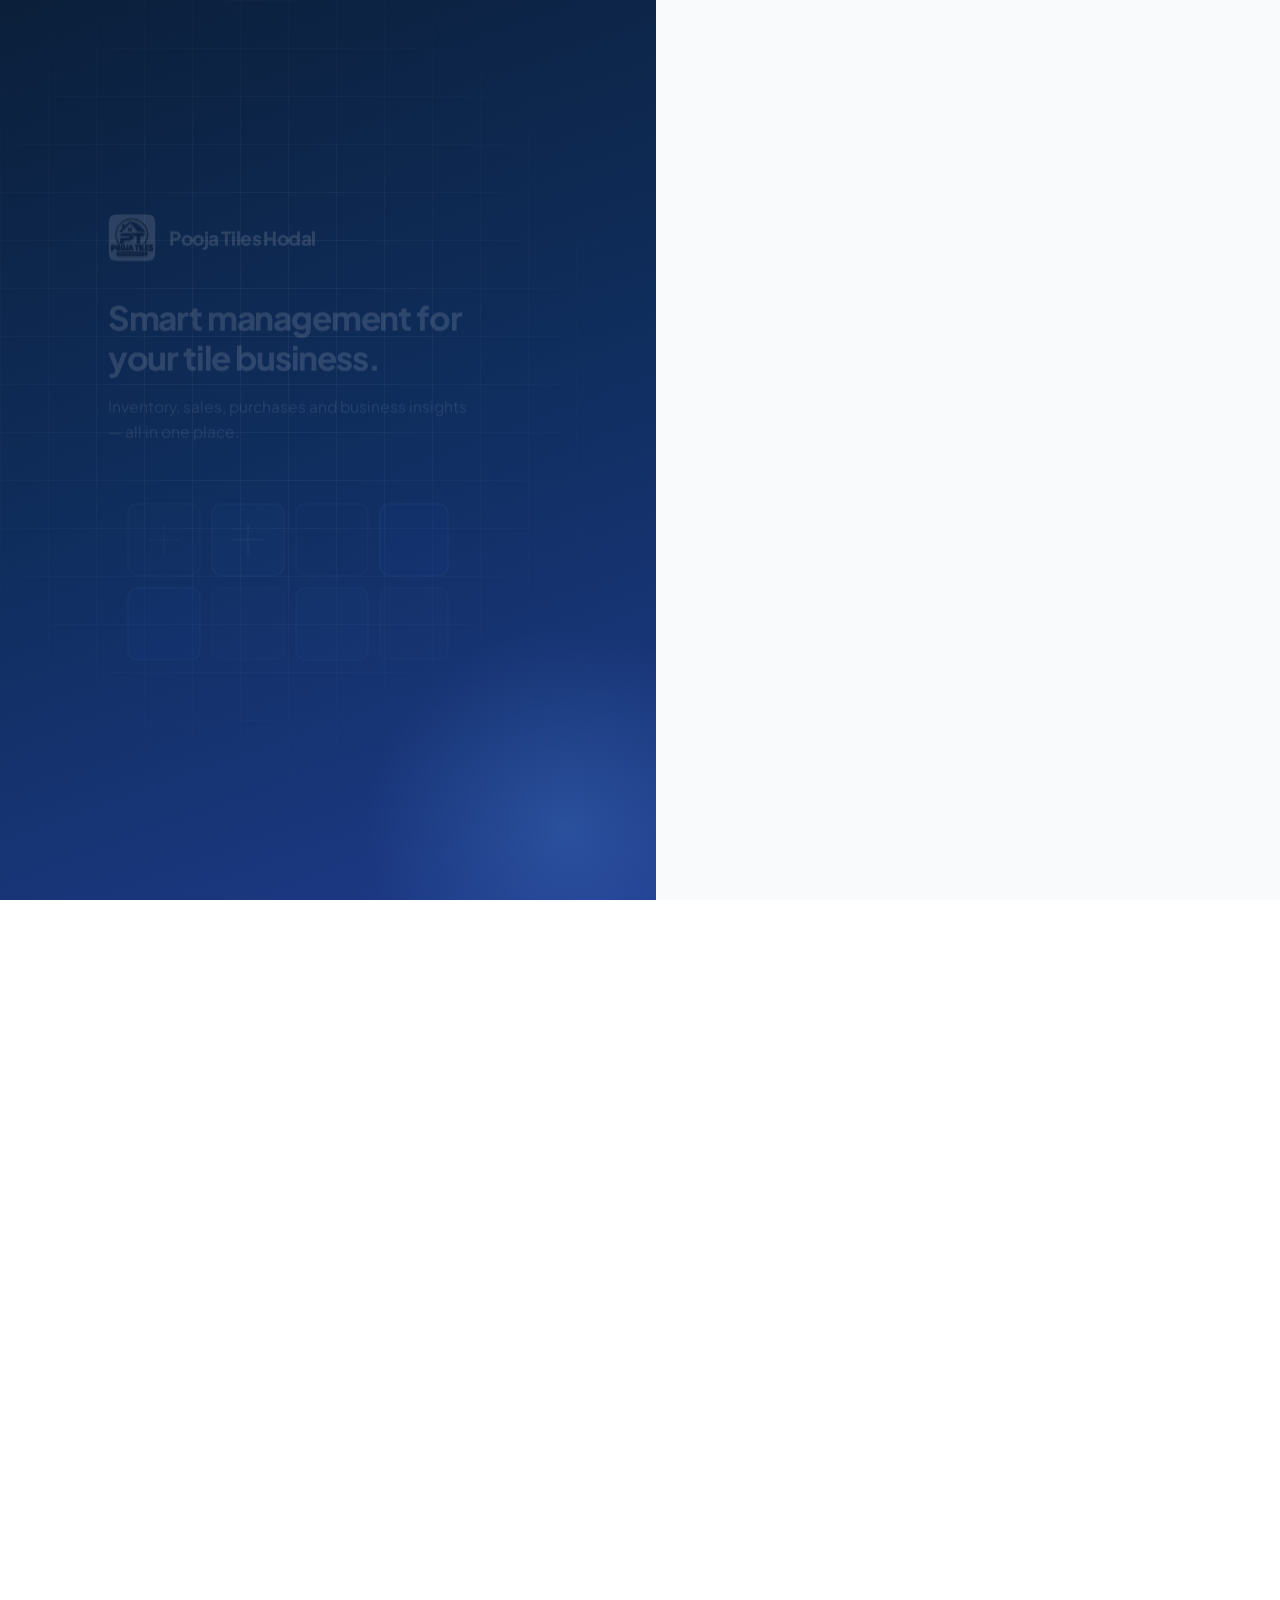
<file: frontend/index.html>
<!DOCTYPE html>
<html lang="en">
<head>
  <meta charset="UTF-8">
  <meta name="viewport" content="width=device-width, initial-scale=1.0">
  <title>Pooja Tiles Hodal</title>
  <link rel="icon" href="pooja_tiles_logo.jpeg" type="image/jpeg">
  <script src="js/config.js"></script>
  <script>
    // Probe backend — redirect to dashboard if session cookie is valid, else login
    fetch(CONFIG.API_BASE_URL + CONFIG.ENDPOINTS.ME, {
      method: "GET",
      headers: { "Accept": "application/json" },
      credentials: "include"
    })
    .then(res => {
      if (res.ok) {
        window.location.replace("dashboard.html");
      } else {
        window.location.replace("login.html");
      }
    })
    .catch(() => {
      window.location.replace("login.html");
    });
  </script>
</head>
<body style="background-color:#0f172a;color:#fff;display:flex;align-items:center;justify-content:center;height:100vh;font-family:sans-serif;">
  <p>Loading Pooja Tiles Hodal…</p>
</body>
</html>
</file>
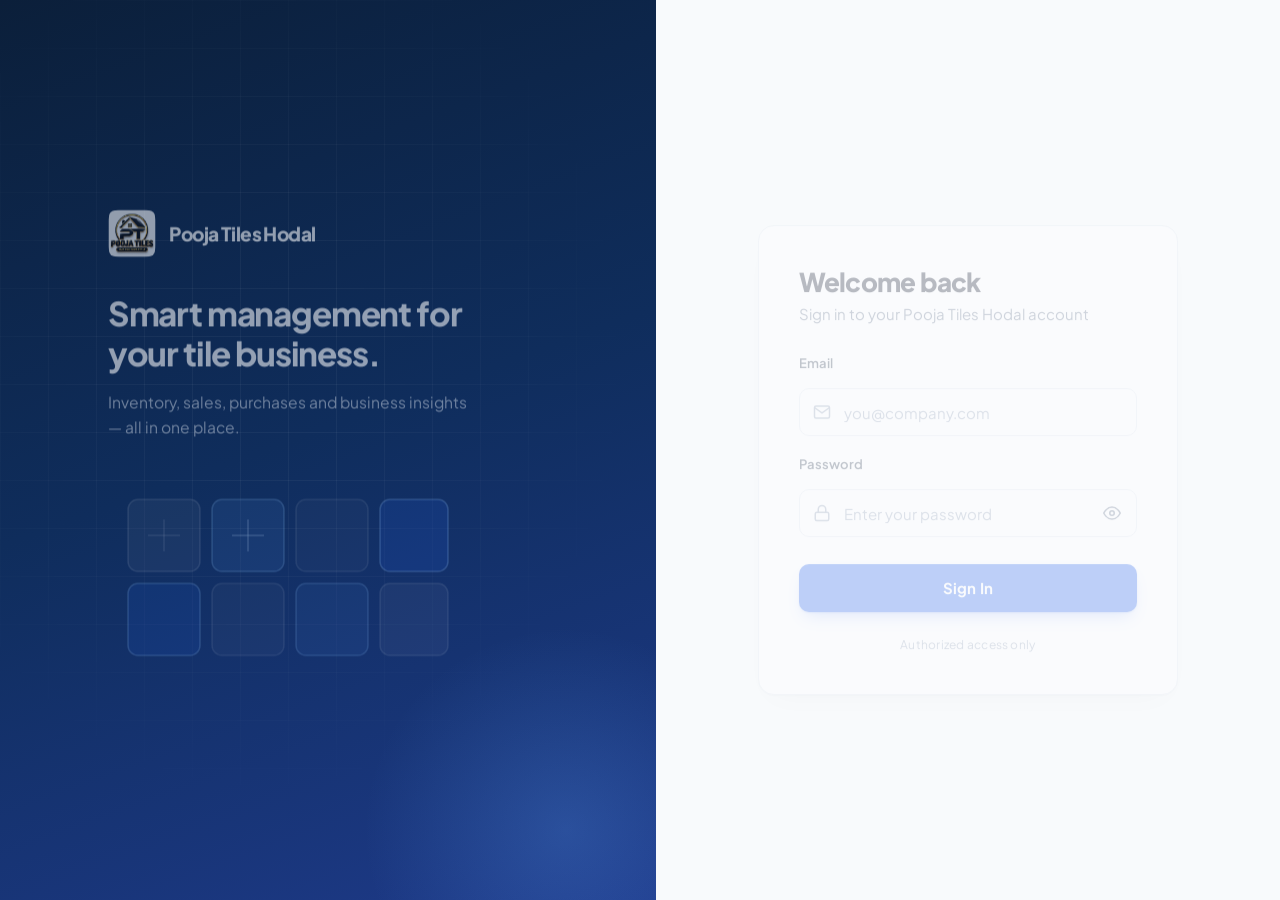
<file: frontend/dashboard.html>
<!DOCTYPE html>
<html lang="en">
<head>
  <meta charset="UTF-8">
  <meta name="viewport" content="width=device-width, initial-scale=1.0">
  <title>Dashboard — Pooja Tiles Hodal</title>
  <link rel="icon" href="pooja_tiles_logo.jpeg" type="image/jpeg">
  <link rel="preconnect" href="https://fonts.googleapis.com">
  <link rel="preconnect" href="https://fonts.gstatic.com" crossorigin>
  <link rel="stylesheet" href="css/variables.css">
  <link rel="stylesheet" href="css/base.css">
  <link rel="stylesheet" href="css/components.css">
  <link rel="stylesheet" href="css/dashboard.css">
</head>
<body>
  <div class="app-container">
    <!-- Left Sidebar -->
    <aside class="sidebar" id="sidebar">
      <div class="sidebar-brand">
        <div class="brand-icon">
          <img src="pooja_tiles_logo.jpeg" alt="Logo" style="width: 100%; height: 100%; object-fit: cover; border-radius: 6px;">
        </div>
        <div class="brand-text">
          <span class="brand-title">Pooja Tiles</span>
          <span class="brand-subtitle">Hodal</span>
        </div>
      </div>

      <ul class="sidebar-menu">
        <li class="menu-category">Main Menu</li>
        <li>
          <a href="dashboard.html" class="nav-link active">
            <svg viewBox="0 0 24 24" fill="none" stroke="currentColor">
              <rect x="3" y="3" width="7" height="7"></rect>
              <rect x="14" y="3" width="7" height="7"></rect>
              <rect x="14" y="14" width="7" height="7"></rect>
              <rect x="3" y="14" width="7" height="7"></rect>
            </svg>
            <span>Dashboard</span>
          </a>
        </li>
        <li>
          <a href="products.html" class="nav-link">
            <svg viewBox="0 0 24 24" fill="none" stroke="currentColor">
              <path d="M21 16V8a2 2 0 0 0-1-1.73l-7-4a2 2 0 0 0-2 0l-7 4A2 2 0 0 0 3 8v8a2 2 0 0 0 1 1.73l7 4a2 2 0 0 0 2 0l7-4A2 2 0 0 0 21 16z"></path>
              <polyline points="3.27 6.96 12 12.01 20.73 6.96"></polyline>
              <line x1="12" y1="22.08" x2="12" y2="12"></line>
            </svg>
            <span>Products</span>
          </a>
        </li>

        <li class="menu-category">Transactions</li>
        <li>
          <a href="sales.html" class="nav-link">
            <svg viewBox="0 0 24 24" fill="none" stroke="currentColor">
              <circle cx="9" cy="21" r="1"></circle>
              <circle cx="20" cy="21" r="1"></circle>
              <path d="M1 1h4l2.68 13.39a2 2 0 0 0 2 1.61h9.72a2 2 0 0 0 2-1.61L23 6H6"></path>
            </svg>
            <span>Sales</span>
          </a>
        </li>
        <li>
          <a href="purchases.html" class="nav-link">
            <svg viewBox="0 0 24 24" fill="none" stroke="currentColor">
              <path d="M6 2L3 6v14a2 2 0 0 0 2 2h14a2 2 0 0 0 2-2V6l-3-2z"></path>
              <line x1="3" y1="6" x2="21" y2="6"></line>
              <path d="M16 10a4 4 0 0 1-8 0"></path>
            </svg>
            <span>Purchases</span>
          </a>
        </li>
        <li>
          <a href="rejections.html" class="nav-link">
            <svg viewBox="0 0 24 24" fill="none" stroke="currentColor">
              <circle cx="12" cy="12" r="10"></circle>
              <line x1="15" y1="9" x2="9" y2="15"></line>
              <line x1="9" y1="9" x2="15" y2="15"></line>
            </svg>
            <span>Rejections</span>
          </a>
        </li>
        <li>
          <a href="expenses.html" class="nav-link">
            <svg viewBox="0 0 24 24" fill="none" stroke="currentColor">
              <line x1="12" y1="1" x2="12" y2="23"></line>
              <path d="M17 5H9.5a3.5 3.5 0 0 0 0 7h5a3.5 3.5 0 0 1 0 7H6"></path>
            </svg>
            <span>Expenses</span>
          </a>
        </li>

        <li class="menu-category">Insights</li>
        <li>
          <a href="reports.html" class="nav-link">
            <svg viewBox="0 0 24 24" fill="none" stroke="currentColor">
              <line x1="18" y1="20" x2="18" y2="10"></line>
              <line x1="12" y1="20" x2="12" y2="4"></line>
              <line x1="6" y1="20" x2="6" y2="14"></line>
            </svg>
            <span>Reports</span>
          </a>
        </li>
      </ul>

      <div class="sidebar-footer">
        <div class="user-snippet">
          <div class="user-info-wrapper">
            <div class="user-avatar">A</div>
            <div class="user-meta">
              <span class="user-name text-truncate">Administrator</span>
              <span class="user-role-badge">Admin</span>
            </div>
          </div>
          <button type="button" class="btn-logout" id="logoutBtn" title="Log Out">
            <svg width="18" height="18" viewBox="0 0 24 24" fill="none" stroke="currentColor" stroke-width="2">
              <path d="M9 21H5a2 2 0 0 1-2-2V5a2 2 0 0 1 2-2h4"></path>
              <polyline points="16 17 21 12 16 7"></polyline>
              <line x1="21" y1="12" x2="9" y2="12"></line>
            </svg>
          </button>
        </div>
      </div>
    </aside>

    <!-- Main Wrapper -->
    <div class="main-wrapper">
      <!-- Top Header -->
      <header class="header">
        <div class="header-left">
          <button type="button" class="btn-toggle-sidebar" aria-label="Toggle navigation">
            <svg width="20" height="20" viewBox="0 0 24 24" fill="none" stroke="currentColor" stroke-width="2">
              <line x1="3" y1="12" x2="21" y2="12"></line>
              <line x1="3" y1="6" x2="21" y2="6"></line>
              <line x1="3" y1="18" x2="21" y2="18"></line>
            </svg>
          </button>
          <div class="page-title-group">
            <h1 class="page-title">Executive Dashboard</h1>
            <span class="page-subtitle">Real-time tile showroom metrics &amp; inventory balance</span>
          </div>
        </div>

        <div class="header-right">
          <div class="status-pill">
            <span class="status-dot"></span>
            <span>Store Online</span>
          </div>
          <a href="products.html" class="btn btn-primary">
            <svg width="18" height="18" viewBox="0 0 24 24" fill="none" stroke="currentColor" stroke-width="2.5">
              <line x1="12" y1="5" x2="12" y2="19"></line>
              <line x1="5" y1="12" x2="19" y2="12"></line>
            </svg>
            <span>Manage Products</span>
          </a>
        </div>
      </header>

      <!-- Main Dashboard Content -->
      <main class="main-content">
        <!-- Dashboard Hero Banner -->
        <div class="dashboard-hero">
          <div class="hero-text">
            <h2 class="hero-title">Welcome to Pooja Tiles Hodal</h2>
            <p class="hero-desc">
              Your centralized hub for tile stock, ceramic &amp; porcelain catalog, sales orders, and vendor purchases.
            </p>
          </div>
          <div class="hero-actions">
            <a href="products.html" class="btn btn-secondary" style="background: rgba(255,255,255,0.15); color: #fff; border-color: rgba(255,255,255,0.25);">
              Explore Catalog
            </a>
          </div>
        </div>

        <!-- Key Metrics Cards -->
        <div class="stats-grid">
          <div class="stat-card">
            <div class="stat-content">
              <span class="stat-label">Total Tile Designs</span>
              <span class="stat-value" id="dashTotalProducts">0</span>
              <span class="stat-subtext">Active inventory SKUs</span>
            </div>
            <div class="stat-icon-wrapper blue">
              <svg width="24" height="24" viewBox="0 0 24 24" fill="none" stroke="currentColor" stroke-width="2">
                <rect x="3" y="3" width="7" height="7"></rect>
                <rect x="14" y="3" width="7" height="7"></rect>
                <rect x="14" y="14" width="7" height="7"></rect>
                <rect x="3" y="14" width="7" height="7"></rect>
              </svg>
            </div>
          </div>

          <div class="stat-card">
            <div class="stat-content">
              <span class="stat-label">Active Brands</span>
              <span class="stat-value" id="dashTotalBrands">0</span>
              <span class="stat-subtext">Manufacturers tracked</span>
            </div>
            <div class="stat-icon-wrapper amber">
              <svg width="24" height="24" viewBox="0 0 24 24" fill="none" stroke="currentColor" stroke-width="2">
                <path d="M20.59 13.41l-7.17 7.17a2 2 0 0 1-2.83 0L2 12V2h10l8.59 8.59a2 2 0 0 1 0 2.82z"></path>
                <line x1="7" y1="7" x2="7.01" y2="7"></line>
              </svg>
            </div>
          </div>

          <div class="stat-card">
            <div class="stat-content">
              <span class="stat-label">Low Stock Items</span>
              <span class="stat-value" id="dashLowStockCount" style="color: var(--warning);">0</span>
              <span class="stat-subtext">Need reorder soon (&le; 15)</span>
            </div>
            <div class="stat-icon-wrapper amber">
              <svg width="24" height="24" viewBox="0 0 24 24" fill="none" stroke="currentColor" stroke-width="2">
                <path d="M10.29 3.86L1.82 18a2 2 0 0 0 1.71 3h16.94a2 2 0 0 0 1.71-3L13.71 3.86a2 2 0 0 0-3.42 0z"></path>
                <line x1="12" y1="9" x2="12" y2="13"></line>
                <line x1="12" y1="17" x2="12.01" y2="17"></line>
              </svg>
            </div>
          </div>

          <div class="stat-card">
            <div class="stat-content">
              <span class="stat-label">Out of Stock</span>
              <span class="stat-value" id="dashOutOfStockCount" style="color: var(--danger);">0</span>
              <span class="stat-subtext">Immediate action required</span>
            </div>
            <div class="stat-icon-wrapper rose">
              <svg width="24" height="24" viewBox="0 0 24 24" fill="none" stroke="currentColor" stroke-width="2">
                <circle cx="12" cy="12" r="10"></circle>
                <line x1="15" y1="9" x2="9" y2="15"></line>
                <line x1="9" y1="9" x2="15" y2="15"></line>
              </svg>
            </div>
          </div>

          <div class="stat-card" id="cardPurchaseInventoryValue">
            <div class="stat-content">
              <span class="stat-label">Purchase Inventory Value</span>
              <span class="stat-value" id="dashInventoryValue" style="font-size: 1.4rem;">₹ 0.00</span>
              <span class="stat-subtext">Inventory Cost Value</span>
            </div>
            <div class="stat-icon-wrapper emerald">
              <svg width="24" height="24" viewBox="0 0 24 24" fill="none" stroke="currentColor" stroke-width="2">
                <line x1="12" y1="1" x2="12" y2="23"></line>
                <path d="M17 5H9.5a3.5 3.5 0 0 0 0 7h5a3.5 3.5 0 0 1 0 7H6"></path>
              </svg>
            </div>
          </div>
        </div>

        <!-- 2 Column Layout: Recent Products & Quick Shortcuts -->
        <div class="dashboard-grid">
          <!-- Left: Recent Catalog Highlights -->
          <div class="table-card">
            <div class="card-header" style="padding: var(--space-5) var(--space-6); margin-bottom: 0;">
              <h2 class="card-title">Recent Tile Designs</h2>
              <a href="products.html" class="btn btn-secondary btn-sm">View Full Catalog &rarr;</a>
            </div>
            <div class="table-responsive">
              <table class="data-table">
                <thead>
                  <tr>
                    <th>Product &amp; Brand</th>
                    <th>Size</th>
                    <th id="thRecentAvgPrice">Avg Purchase Price</th>
                    <th>Stock</th>
                  </tr>
                </thead>
                <tbody id="recentProductsTbody">
                  <tr>
                    <td colspan="4" style="text-align: center; color: var(--text-muted); padding: 2rem;">
                      Loading tile updates...
                    </td>
                  </tr>
                </tbody>
              </table>
            </div>
          </div>

          <!-- Right: Stock Alerts & Quick Navigation -->
          <div style="display: flex; flex-direction: column; gap: var(--space-6);">
            <!-- Low Stock Alerts -->
            <div class="card">
              <div class="card-header">
                <h2 class="card-title" style="display: flex; align-items: center; gap: 8px;">
                  <svg width="18" height="18" viewBox="0 0 24 24" fill="none" stroke="var(--warning)" stroke-width="2"><path d="M10.29 3.86L1.82 18a2 2 0 0 0 1.71 3h16.94a2 2 0 0 0 1.71-3L13.71 3.86a2 2 0 0 0-3.42 0z"></path><line x1="12" y1="9" x2="12" y2="13"></line><line x1="12" y1="17" x2="12.01" y2="17"></line></svg>
                  Stock Attention
                </h2>
              </div>
              <div id="lowStockAlertList" class="quick-action-list">
                <div style="text-align: center; color: var(--text-muted); padding: 1.5rem;">Checking inventory levels...</div>
              </div>
            </div>

            <!-- Quick Shortcuts -->
            <div class="card">
              <div class="card-header">
                <h2 class="card-title">Management Shortcuts</h2>
              </div>
              <div class="quick-action-list">
                <a href="products.html" class="quick-action-item">
                  <div class="quick-action-left">
                    <div class="quick-action-icon">
                      <svg width="18" height="18" viewBox="0 0 24 24" fill="none" stroke="currentColor" stroke-width="2"><rect x="3" y="3" width="7" height="7"></rect><rect x="14" y="3" width="7" height="7"></rect><rect x="14" y="14" width="7" height="7"></rect><rect x="3" y="14" width="7" height="7"></rect></svg>
                    </div>
                    <div class="quick-action-text">
                      <span class="quick-action-title">Product Catalog</span>
                      <span class="quick-action-subtitle">View, add, edit, or delete tiles</span>
                    </div>
                  </div>
                  <span style="color: var(--text-light);">&rarr;</span>
                </a>

                <a href="sales.html" class="quick-action-item">
                  <div class="quick-action-left">
                    <div class="quick-action-icon">
                      <svg width="18" height="18" viewBox="0 0 24 24" fill="none" stroke="currentColor" stroke-width="2"><circle cx="9" cy="21" r="1"></circle><circle cx="20" cy="21" r="1"></circle><path d="M1 1h4l2.68 13.39a2 2 0 0 0 2 1.61h9.72a2 2 0 0 0 2-1.61L23 6H6"></path></svg>
                    </div>
                    <div class="quick-action-text">
                      <span class="quick-action-title">Sales Orders</span>
                      <span class="quick-action-subtitle">Customer invoices &amp; bills</span>
                    </div>
                  </div>
                  <span style="color: var(--text-light);">&rarr;</span>
                </a>

                <a href="purchases.html" class="quick-action-item">
                  <div class="quick-action-left">
                    <div class="quick-action-icon">
                      <svg width="18" height="18" viewBox="0 0 24 24" fill="none" stroke="currentColor" stroke-width="2"><path d="M6 2L3 6v14a2 2 0 0 0 2 2h14a2 2 0 0 0 2-2V6l-3-2z"></path><line x1="3" y1="6" x2="21" y2="6"></line><path d="M16 10a4 4 0 0 1-8 0"></path></svg>
                    </div>
                    <div class="quick-action-text">
                      <span class="quick-action-title">Vendor Purchases</span>
                      <span class="quick-action-subtitle">Stock arrivals &amp; supplier orders</span>
                    </div>
                  </div>
                  <span style="color: var(--text-light);">&rarr;</span>
                </a>

                <a href="rejections.html" class="quick-action-item">
                  <div class="quick-action-left">
                    <div class="quick-action-icon">
                      <svg width="18" height="18" viewBox="0 0 24 24" fill="none" stroke="currentColor" stroke-width="2"><circle cx="12" cy="12" r="10"></circle><line x1="15" y1="9" x2="9" y2="15"></line><line x1="9" y1="9" x2="15" y2="15"></line></svg>
                    </div>
                    <div class="quick-action-text">
                      <span class="quick-action-title">Rejections &amp; Waste</span>
                      <span class="quick-action-subtitle">Damaged stock &amp; inventory loss</span>
                    </div>
                  </div>
                  <span style="color: var(--text-light);">&rarr;</span>
                </a>

                <a href="expenses.html" class="quick-action-item">
                  <div class="quick-action-left">
                    <div class="quick-action-icon">
                      <svg width="18" height="18" viewBox="0 0 24 24" fill="none" stroke="currentColor" stroke-width="2"><line x1="12" y1="1" x2="12" y2="23"></line><path d="M17 5H9.5a3.5 3.5 0 0 0 0 7h5a3.5 3.5 0 0 1 0 7H6"></path></svg>
                    </div>
                    <div class="quick-action-text">
                      <span class="quick-action-title">Business Expenses</span>
                      <span class="quick-action-subtitle">Electricity, rent, salary &amp; more</span>
                    </div>
                  </div>
                  <span style="color: var(--text-light);">&rarr;</span>
                </a>
              </div>
            </div>
          </div>
        </div>

        <!-- Outstanding Customers (Udhaari) -->
        <div class="table-card" style="margin-top: var(--space-6);">
          <div class="card-header" style="padding: var(--space-5) var(--space-6); margin-bottom: 0; display: flex; align-items: center; justify-content: space-between; flex-wrap: wrap; gap: var(--space-3);">
            <div style="display: flex; align-items: center; gap: var(--space-3);">
              <svg width="20" height="20" viewBox="0 0 24 24" fill="none" stroke="#e11d48" stroke-width="2.2">
                <line x1="12" y1="1" x2="12" y2="23"></line>
                <path d="M17 5H9.5a3.5 3.5 0 0 0 0 7h5a3.5 3.5 0 0 1 0 7H6"></path>
              </svg>
              <h2 class="card-title">Outstanding Customers (Udhaari)</h2>
              <span class="badge badge-danger" id="outstandingCount" style="display:none;">0</span>
            </div>
            <a href="sales.html" class="btn btn-secondary btn-sm">View Sales &rarr;</a>
          </div>
          <div id="outstandingCustomerList" style="padding: var(--space-2) var(--space-6) var(--space-5);">
            <div style="text-align: center; color: var(--text-muted); padding: 1.5rem;">Loading outstanding dues...</div>
          </div>
        </div>
      </main>
    </div>
  </div>

  <div class="toast-container"></div>

  <script src="js/config.js"></script>
  <script src="js/ui.js"></script>
  <script src="js/auth.js"></script>
  <script src="js/dashboard.js"></script>
</body>
</html>
</file>
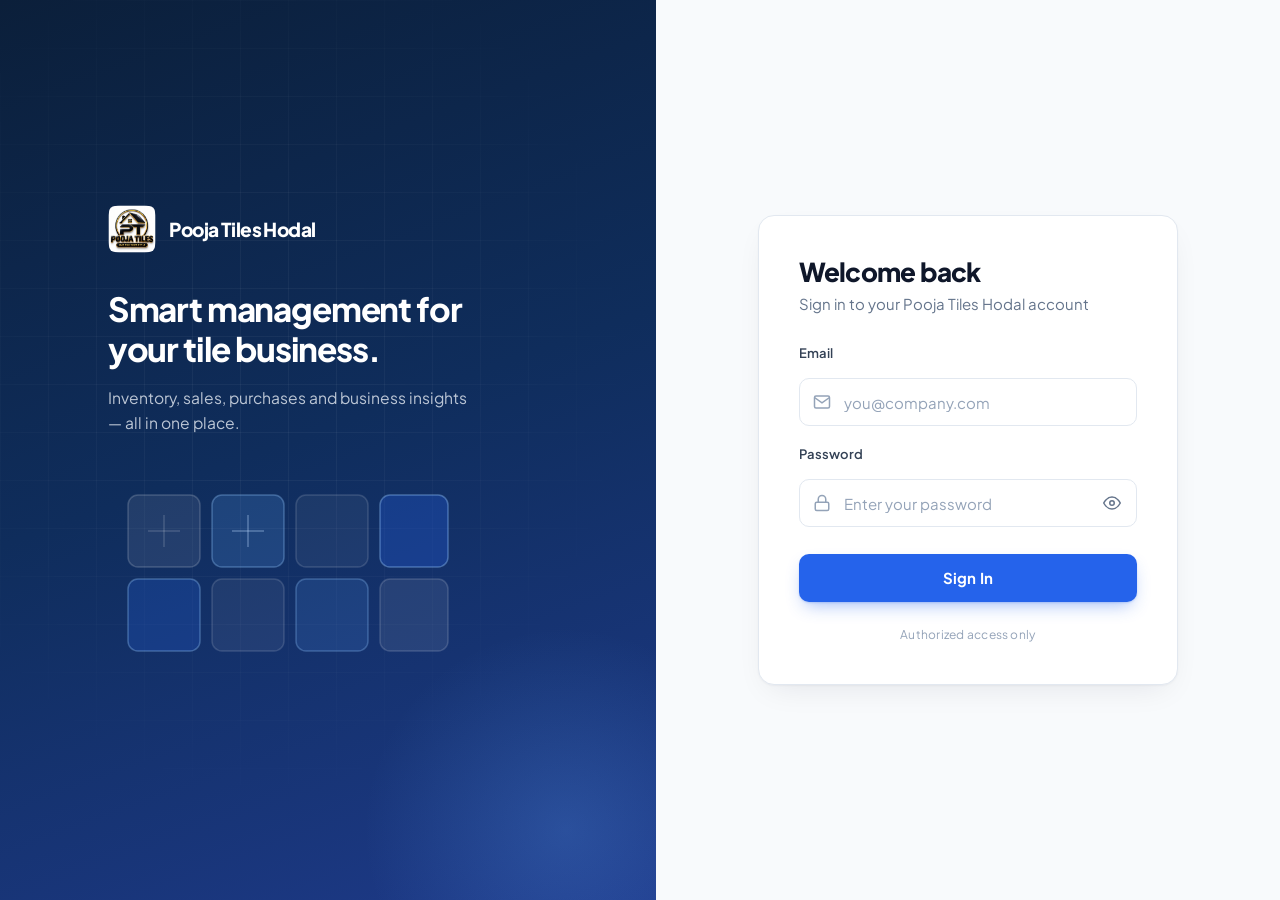
<file: frontend/expenses.html>
<!DOCTYPE html>
<html lang="en">
<head>
  <meta charset="UTF-8">
  <meta name="viewport" content="width=device-width, initial-scale=1.0">
  <meta name="description" content="Record and view business expenses for your tile shop.">
  <title>Expenses — Pooja Tiles Hodal</title>
  <link rel="icon" href="pooja_tiles_logo.jpeg" type="image/jpeg">
  <link rel="preconnect" href="https://fonts.googleapis.com">
  <link rel="preconnect" href="https://fonts.gstatic.com" crossorigin>
  <link rel="stylesheet" href="css/variables.css">
  <link rel="stylesheet" href="css/base.css">
  <link rel="stylesheet" href="css/components.css">
  <link rel="stylesheet" href="css/expenses.css">
</head>
<body>
  <div class="app-container">
    <aside class="sidebar" id="sidebar">
      <div class="sidebar-brand">
        <div class="brand-icon">
          <img src="pooja_tiles_logo.jpeg" alt="Logo" style="width: 100%; height: 100%; object-fit: cover; border-radius: 6px;">
        </div>
        <div class="brand-text">
          <span class="brand-title">Pooja Tiles</span>
          <span class="brand-subtitle">Hodal</span>
        </div>
      </div>

      <ul class="sidebar-menu">
        <li class="menu-category">Main Menu</li>
        <li>
          <a href="dashboard.html" class="nav-link">
            <svg viewBox="0 0 24 24" fill="none" stroke="currentColor">
              <rect x="3" y="3" width="7" height="7"></rect>
              <rect x="14" y="3" width="7" height="7"></rect>
              <rect x="14" y="14" width="7" height="7"></rect>
              <rect x="3" y="14" width="7" height="7"></rect>
            </svg>
            <span>Dashboard</span>
          </a>
        </li>
        <li>
          <a href="products.html" class="nav-link">
            <svg viewBox="0 0 24 24" fill="none" stroke="currentColor">
              <path d="M21 16V8a2 2 0 0 0-1-1.73l-7-4a2 2 0 0 0-2 0l-7 4A2 2 0 0 0 3 8v8a2 2 0 0 0 1 1.73l7 4a2 2 0 0 0 2 0l7-4A2 2 0 0 0 21 16z"></path>
              <polyline points="3.27 6.96 12 12.01 20.73 6.96"></polyline>
              <line x1="12" y1="22.08" x2="12" y2="12"></line>
            </svg>
            <span>Products</span>
          </a>
        </li>

        <li class="menu-category">Transactions</li>
        <li>
          <a href="sales.html" class="nav-link">
            <svg viewBox="0 0 24 24" fill="none" stroke="currentColor">
              <circle cx="9" cy="21" r="1"></circle>
              <circle cx="20" cy="21" r="1"></circle>
              <path d="M1 1h4l2.68 13.39a2 2 0 0 0 2 1.61h9.72a2 2 0 0 0 2-1.61L23 6H6"></path>
            </svg>
            <span>Sales</span>
          </a>
        </li>
        <li>
          <a href="purchases.html" class="nav-link">
            <svg viewBox="0 0 24 24" fill="none" stroke="currentColor">
              <path d="M6 2L3 6v14a2 2 0 0 0 2 2h14a2 2 0 0 0 2-2V6l-3-2z"></path>
              <line x1="3" y1="6" x2="21" y2="6"></line>
              <path d="M16 10a4 4 0 0 1-8 0"></path>
            </svg>
            <span>Purchases</span>
          </a>
        </li>
        <li>
          <a href="rejections.html" class="nav-link">
            <svg viewBox="0 0 24 24" fill="none" stroke="currentColor">
              <circle cx="12" cy="12" r="10"></circle>
              <line x1="15" y1="9" x2="9" y2="15"></line>
              <line x1="9" y1="9" x2="15" y2="15"></line>
            </svg>
            <span>Rejections</span>
          </a>
        </li>
        <li>
          <a href="expenses.html" class="nav-link active">
            <svg viewBox="0 0 24 24" fill="none" stroke="currentColor">
              <line x1="12" y1="1" x2="12" y2="23"></line>
              <path d="M17 5H9.5a3.5 3.5 0 0 0 0 7h5a3.5 3.5 0 0 1 0 7H6"></path>
            </svg>
            <span>Expenses</span>
          </a>
        </li>

        <li class="menu-category">Insights</li>
        <li>
          <a href="reports.html" class="nav-link">
            <svg viewBox="0 0 24 24" fill="none" stroke="currentColor">
              <line x1="18" y1="20" x2="18" y2="10"></line>
              <line x1="12" y1="20" x2="12" y2="4"></line>
              <line x1="6" y1="20" x2="6" y2="14"></line>
            </svg>
            <span>Reports</span>
          </a>
        </li>
      </ul>

      <div class="sidebar-footer">
        <div class="user-snippet">
          <div class="user-info-wrapper">
            <div class="user-avatar" id="sidebarAvatar">A</div>
            <div class="user-meta">
              <span class="user-name text-truncate" id="sidebarUsername">Administrator</span>
              <span class="user-role-badge">Admin</span>
            </div>
          </div>
          <button type="button" class="btn-logout" id="logoutBtn" title="Log Out">
            <svg width="18" height="18" viewBox="0 0 24 24" fill="none" stroke="currentColor" stroke-width="2">
              <path d="M9 21H5a2 2 0 0 1-2-2V5a2 2 0 0 1 2-2h4"></path>
              <polyline points="16 17 21 12 16 7"></polyline>
              <line x1="21" y1="12" x2="9" y2="12"></line>
            </svg>
          </button>
        </div>
      </div>
    </aside>

    <div class="main-wrapper">
      <header class="header">
        <div class="header-left">
          <button type="button" class="btn-toggle-sidebar" aria-label="Toggle navigation">
            <svg width="20" height="20" viewBox="0 0 24 24" fill="none" stroke="currentColor" stroke-width="2">
              <line x1="3" y1="12" x2="21" y2="12"></line>
              <line x1="3" y1="6" x2="21" y2="6"></line>
              <line x1="3" y1="18" x2="21" y2="18"></line>
            </svg>
          </button>
          <div class="page-title-group">
            <h1 class="page-title">Business Expenses</h1>
            <span class="page-subtitle">Electricity, transport, salary, rent, and other shop costs</span>
          </div>
        </div>

        <div class="header-right">
          <button type="button" class="btn btn-primary" id="openExpenseModalBtn">
            <svg width="18" height="18" viewBox="0 0 24 24" fill="none" stroke="currentColor" stroke-width="2.5">
              <line x1="12" y1="5" x2="12" y2="19"></line>
              <line x1="5" y1="12" x2="19" y2="12"></line>
            </svg>
            <span>Add Expense</span>
          </button>
        </div>
      </header>

      <main class="main-content">
        <div class="stats-grid summary-cards-grid" id="expensesStatsGrid">
          <div class="stat-card">
            <div class="stat-content">
              <span class="stat-label">Total Expenses</span>
              <span class="stat-value" id="statTotalCount">0</span>
              <span class="stat-subtext">Records logged</span>
            </div>
            <div class="stat-icon-wrapper blue">
              <svg width="24" height="24" viewBox="0 0 24 24" fill="none" stroke="currentColor" stroke-width="2">
                <path d="M14 2H6a2 2 0 0 0-2 2v16a2 2 0 0 0 2 2h12a2 2 0 0 0 2-2V8z"></path>
                <polyline points="14 2 14 8 20 8"></polyline>
              </svg>
            </div>
          </div>

          <div class="stat-card">
            <div class="stat-content">
              <span class="stat-label">Total Amount</span>
              <span class="stat-value" id="statTotalAmount">₹ 0.00</span>
              <span class="stat-subtext">Sum of all expenses</span>
            </div>
            <div class="stat-icon-wrapper amber">
              <svg width="24" height="24" viewBox="0 0 24 24" fill="none" stroke="currentColor" stroke-width="2">
                <line x1="12" y1="1" x2="12" y2="23"></line>
                <path d="M17 5H9.5a3.5 3.5 0 0 0 0 7h5a3.5 3.5 0 0 1 0 7H6"></path>
              </svg>
            </div>
          </div>

          <div class="stat-card">
            <div class="stat-content">
              <span class="stat-label">Categories Used</span>
              <span class="stat-value" id="statCategories">0</span>
              <span class="stat-subtext">Distinct expense types</span>
            </div>
            <div class="stat-icon-wrapper emerald">
              <svg width="24" height="24" viewBox="0 0 24 24" fill="none" stroke="currentColor" stroke-width="2">
                <path d="M20.59 13.41l-7.17 7.17a2 2 0 0 1-2.83 0L2 12V2h10l8.59 8.59a2 2 0 0 1 0 2.82z"></path>
                <line x1="7" y1="7" x2="7.01" y2="7"></line>
              </svg>
            </div>
          </div>
        </div>

        <div class="table-card">
          <div class="card-header" style="padding: var(--space-4) var(--space-6); margin-bottom: 0; display: flex; align-items: center; justify-content: space-between; flex-wrap: wrap; gap: var(--space-3);">
            <div style="display: flex; align-items: center; gap: var(--space-3);">
              <h2 class="card-title">Expense History</h2>
              <span class="badge badge-neutral" id="expensesCount">Loading...</span>
            </div>
            <div class="toolbar-filters" style="margin: 0;">
              <div class="date-range-filter">
                <label for="expensesStartDate">From
                  <input type="date" id="expensesStartDate" class="form-control" aria-label="From date">
                </label>
                <label for="expensesEndDate">To
                  <input type="date" id="expensesEndDate" class="form-control" aria-label="To date">
                </label>
                <button type="button" class="btn btn-primary btn-sm" id="applyExpensesDateFilterBtn">Apply Filter</button>
                <button type="button" class="btn btn-secondary btn-sm" id="clearExpensesDateFilterBtn">Clear Filter</button>
              </div>
              <button type="button" class="btn btn-secondary btn-sm" id="refreshExpensesBtn">
                <svg width="14" height="14" viewBox="0 0 24 24" fill="none" stroke="currentColor" stroke-width="2">
                  <path d="M21.5 2v6h-6M21.34 15.57a10 10 0 1 1-.57-8.38l5.67-5.67"></path>
                </svg>
                <span>Refresh</span>
              </button>
            </div>
          </div>

          <div class="api-error-banner hidden" id="apiErrorBanner" role="alert" style="margin: var(--space-4) var(--space-6) 0;">
            <div class="api-error-content">
              <span class="api-error-title">Failed to load expenses</span>
              <span class="api-error-msg" id="apiErrorMsg">Could not connect to the server.</span>
            </div>
            <button type="button" class="btn btn-secondary btn-sm" id="retryLoadBtn">Retry</button>
          </div>

          <div class="table-responsive">
            <table class="data-table" id="expensesTable">
              <thead>
                <tr>
                  <th>Date</th>
                  <th>Category</th>
                  <th>Description</th>
                  <th style="text-align: right;">Amount</th>
                </tr>
              </thead>
              <tbody id="expensesTableBody">
              </tbody>
            </table>
          </div>
        </div>
      </main>
    </div>
  </div>

  <!-- Add Expense Modal -->
  <div class="modal-backdrop" id="createExpenseModal" role="dialog" aria-modal="true" aria-labelledby="expenseModalTitle">
    <div class="modal">
      <div class="modal-header">
        <div class="modal-header-accent"></div>
        <h3 class="modal-title" id="expenseModalTitle">
          <svg width="18" height="18" viewBox="0 0 24 24" fill="none" stroke="currentColor" stroke-width="2.5" style="color:var(--primary)">
            <line x1="12" y1="1" x2="12" y2="23"></line>
            <path d="M17 5H9.5a3.5 3.5 0 0 0 0 7h5a3.5 3.5 0 0 1 0 7H6"></path>
          </svg>
          Add Business Expense
        </h3>
        <button type="button" class="modal-close-btn" data-modal-close aria-label="Close dialog">
          <svg width="20" height="20" viewBox="0 0 24 24" fill="none" stroke="currentColor" stroke-width="2"><line x1="18" y1="6" x2="6" y2="18"></line><line x1="6" y1="6" x2="18" y2="18"></line></svg>
        </button>
      </div>

      <form id="expenseForm" novalidate>
        <div class="modal-body">
          <div class="form-server-error hidden" id="expenseServerError" role="alert"></div>

          <p class="form-hint" style="margin-top:0; margin-bottom: var(--space-4);">
            Multiple expenses can be recorded on the same day. This does not affect stock, sales, or payments.
          </p>

          <div class="form-group">
            <label for="expense_date" class="form-label">
              Date <span class="required-star">*</span>
            </label>
            <input type="date" id="expense_date" class="form-control" required>
            <span class="form-error" id="err_expense_date"></span>
          </div>

          <div class="form-group">
            <label for="expense_category" class="form-label">
              Category <span class="required-star">*</span>
            </label>
            <select id="expense_category" class="form-select">
              <option value="">Select a category...</option>
              <option value="Electricity">Electricity</option>
              <option value="Transport">Transport</option>
              <option value="Repair">Repair</option>
              <option value="Salary">Salary</option>
              <option value="Rent">Rent</option>
              <option value="Tea/Office">Tea/Office</option>
              <option value="Other">Other</option>
            </select>
            <input
              type="text"
              id="expense_category_other"
              class="form-control hidden"
              placeholder="Enter category name..."
              maxlength="100"
              autocomplete="off"
              style="margin-top: var(--space-2);"
            >
            <span class="form-error" id="err_expense_category"></span>
          </div>

          <div class="form-group">
            <label for="expense_amount" class="form-label">
              Amount (₹) <span class="required-star">*</span>
            </label>
            <input
              type="number"
              id="expense_amount"
              class="form-control"
              placeholder="e.g. 1500"
              step="0.01"
              min="0.01"
            >
            <span class="form-error" id="err_expense_amount"></span>
          </div>

          <div class="form-group">
            <label for="expense_description" class="form-label">Description</label>
            <input
              type="text"
              id="expense_description"
              class="form-control"
              placeholder="Optional note (e.g. Material transport)"
              maxlength="500"
              autocomplete="off"
            >
            <span class="form-hint">Optional — leave blank if not needed</span>
            <span class="form-error" id="err_expense_description"></span>
          </div>
        </div>

        <div class="modal-footer">
          <button type="button" class="btn btn-secondary" data-modal-close>Cancel</button>
          <button type="submit" class="btn btn-primary" id="expenseSubmitBtn">
            <span class="btn-label">Save Expense</span>
            <span class="btn-spinner hidden">
              <span class="spinner-sm"></span>
              Saving...
            </span>
          </button>
        </div>
      </form>
    </div>
  </div>

  <div class="toast-container" id="toastContainer"></div>

  <script src="js/config.js"></script>
  <script src="js/ui.js"></script>
  <script src="js/auth.js"></script>
  <script src="js/expenses.js"></script>
</body>
</html>
</file>
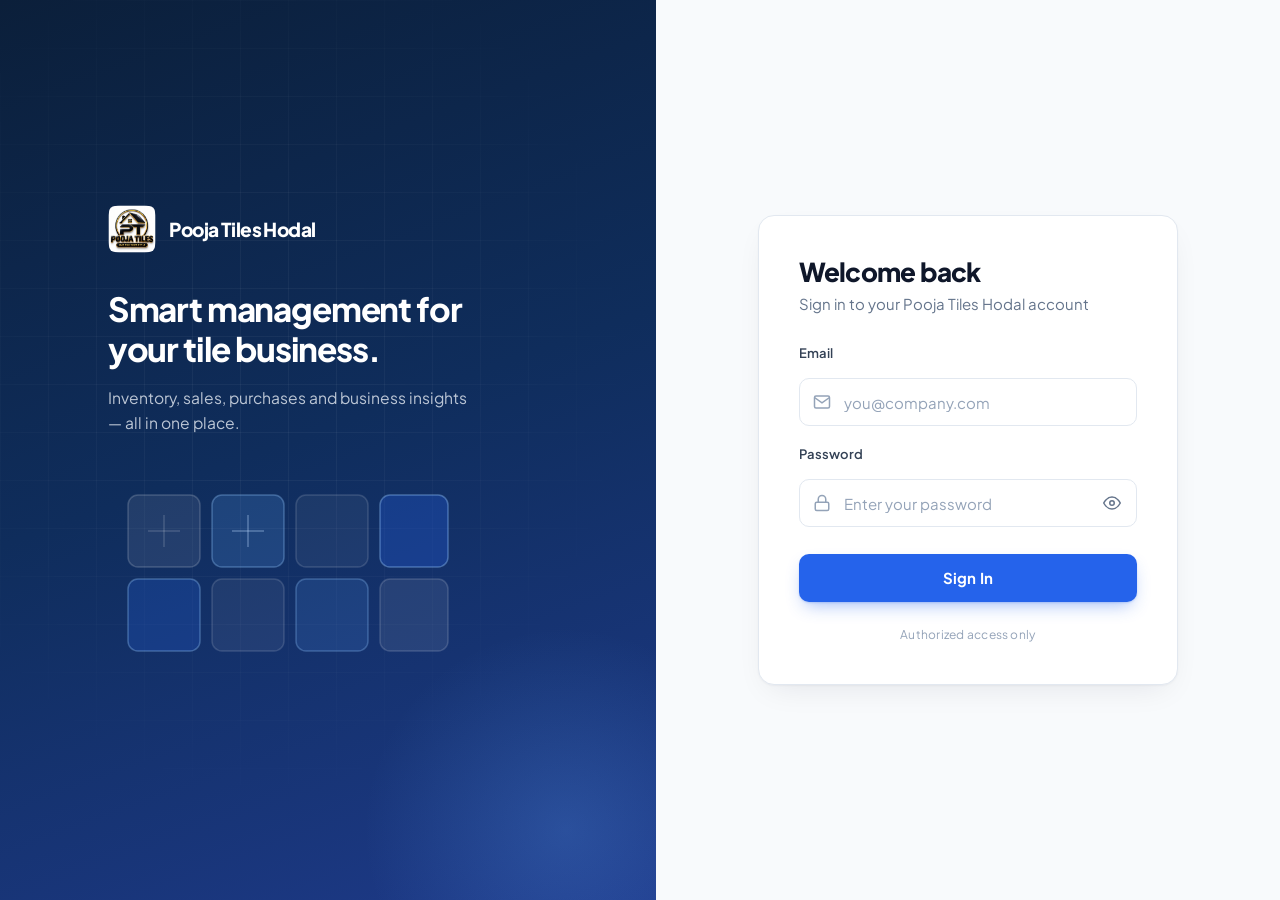
<file: frontend/login.html>
<!DOCTYPE html>
<html lang="en">
<head>
  <meta charset="UTF-8">
  <meta name="viewport" content="width=device-width, initial-scale=1.0">
  <meta name="description" content="Sign in to Pooja Tiles Hodal — tile shop management.">
  <title>Sign In — Pooja Tiles Hodal</title>
  <link rel="icon" href="pooja_tiles_logo.jpeg" type="image/jpeg">
  <link rel="preconnect" href="https://fonts.googleapis.com">
  <link rel="preconnect" href="https://fonts.gstatic.com" crossorigin>
  <link rel="stylesheet" href="css/variables.css">
  <link rel="stylesheet" href="css/base.css">
  <link rel="stylesheet" href="css/components.css">
  <link rel="stylesheet" href="css/login.css">
</head>
<body class="login-body">
  <div class="login-shell">
    <!-- Left: brand panel -->
    <aside class="login-brand" aria-hidden="false">
      <div class="login-brand-inner">
        <div class="login-brand-mark">
          <div class="login-brand-icon" aria-hidden="true">
            <img src="pooja_tiles_logo.jpeg" alt="Logo" style="width: 100%; height: 100%; object-fit: cover; border-radius: 6px;">
          </div>
          <span class="login-brand-name">Pooja Tiles Hodal</span>
        </div>

        <h1 class="login-brand-headline">Smart management for your tile business.</h1>
        <p class="login-brand-support">
          Inventory, sales, purchases and business insights — all in one place.
        </p>

        <div class="login-tile-visual" aria-hidden="true">
          <svg class="login-tile-svg" viewBox="0 0 360 220" fill="none" xmlns="http://www.w3.org/2000/svg">
            <rect x="20" y="20" width="72" height="72" rx="10" fill="rgba(255,255,255,0.08)" stroke="rgba(255,255,255,0.18)" stroke-width="1.5"/>
            <rect x="104" y="20" width="72" height="72" rx="10" fill="rgba(96,165,250,0.18)" stroke="rgba(147,197,253,0.35)" stroke-width="1.5"/>
            <rect x="188" y="20" width="72" height="72" rx="10" fill="rgba(255,255,255,0.05)" stroke="rgba(255,255,255,0.14)" stroke-width="1.5"/>
            <rect x="272" y="20" width="68" height="72" rx="10" fill="rgba(37,99,235,0.28)" stroke="rgba(147,197,253,0.4)" stroke-width="1.5"/>

            <rect x="20" y="104" width="72" height="72" rx="10" fill="rgba(37,99,235,0.22)" stroke="rgba(147,197,253,0.35)" stroke-width="1.5"/>
            <rect x="104" y="104" width="72" height="72" rx="10" fill="rgba(255,255,255,0.06)" stroke="rgba(255,255,255,0.14)" stroke-width="1.5"/>
            <rect x="188" y="104" width="72" height="72" rx="10" fill="rgba(96,165,250,0.14)" stroke="rgba(147,197,253,0.3)" stroke-width="1.5"/>
            <rect x="272" y="104" width="68" height="72" rx="10" fill="rgba(255,255,255,0.08)" stroke="rgba(255,255,255,0.16)" stroke-width="1.5"/>

            <line x1="56" y1="40" x2="56" y2="72" stroke="rgba(255,255,255,0.2)" stroke-width="1.25"/>
            <line x1="40" y1="56" x2="72" y2="56" stroke="rgba(255,255,255,0.2)" stroke-width="1.25"/>
            <line x1="140" y1="40" x2="140" y2="72" stroke="rgba(191,219,254,0.45)" stroke-width="1.25"/>
            <line x1="124" y1="56" x2="156" y2="56" stroke="rgba(191,219,254,0.45)" stroke-width="1.25"/>
          </svg>
        </div>
      </div>
    </aside>

    <!-- Right: login form -->
    <main class="login-panel">
      <div class="login-card-container">
        <div class="login-card">
          <div class="login-mobile-brand">
            <div class="login-brand-icon login-brand-icon--compact" aria-hidden="true">
              <img src="pooja_tiles_logo.jpeg" alt="Logo" style="width: 100%; height: 100%; object-fit: cover; border-radius: 6px;">
            </div>
            <span class="login-mobile-name">Pooja Tiles Hodal</span>
          </div>

          <header class="login-header">
            <h2 class="login-title">Welcome back</h2>
            <p class="login-desc">Sign in to your Pooja Tiles Hodal account</p>
          </header>

          <div id="loginAlert" class="login-alert hidden" role="alert">
            <svg width="18" height="18" viewBox="0 0 24 24" fill="none" stroke="currentColor" stroke-width="2" aria-hidden="true">
              <circle cx="12" cy="12" r="10"></circle>
              <line x1="12" y1="8" x2="12" y2="12"></line>
              <line x1="12" y1="16" x2="12.01" y2="16"></line>
            </svg>
            <span id="loginAlertMsg">Invalid email or password.</span>
          </div>

          <form id="loginForm" class="login-form" novalidate>
            <div class="form-group">
              <label for="email" class="form-label">Email</label>
              <div class="input-with-icon">
                <svg class="input-icon" viewBox="0 0 24 24" fill="none" stroke="currentColor" stroke-width="2" aria-hidden="true">
                  <path d="M4 4h16c1.1 0 2 .9 2 2v12c0 1.1-.9 2-2 2H4c-1.1 0-2-.9-2-2V6c0-1.1.9-2 2-2z"></path>
                  <polyline points="22,6 12,13 2,6"></polyline>
                </svg>
                <input
                  type="email"
                  id="email"
                  name="email"
                  class="form-control"
                  placeholder="you@company.com"
                  autocomplete="email"
                  required
                  aria-describedby="emailError"
                >
              </div>
              <span class="form-error hidden" id="emailError">Please enter a valid email address</span>
            </div>

            <div class="form-group">
              <label for="password" class="form-label">Password</label>
              <div class="input-with-icon input-with-toggle">
                <svg class="input-icon" viewBox="0 0 24 24" fill="none" stroke="currentColor" stroke-width="2" aria-hidden="true">
                  <rect x="3" y="11" width="18" height="11" rx="2" ry="2"></rect>
                  <path d="M7 11V7a5 5 0 0 1 10 0v4"></path>
                </svg>
                <input
                  type="password"
                  id="password"
                  name="password"
                  class="form-control"
                  placeholder="Enter your password"
                  autocomplete="current-password"
                  required
                  aria-describedby="passwordError"
                >
                <button
                  type="button"
                  class="password-toggle"
                  id="togglePasswordBtn"
                  aria-label="Show password"
                  aria-pressed="false"
                >
                  <svg class="icon-eye" width="18" height="18" viewBox="0 0 24 24" fill="none" stroke="currentColor" stroke-width="2" aria-hidden="true">
                    <path d="M1 12s4-8 11-8 11 8 11 8-4 8-11 8-11-8-11-8z"></path>
                    <circle cx="12" cy="12" r="3"></circle>
                  </svg>
                  <svg class="icon-eye-off hidden" width="18" height="18" viewBox="0 0 24 24" fill="none" stroke="currentColor" stroke-width="2" aria-hidden="true">
                    <path d="M17.94 17.94A10.07 10.07 0 0 1 12 20c-7 0-11-8-11-8a18.45 18.45 0 0 1 5.06-5.94M9.9 4.24A9.12 9.12 0 0 1 12 4c7 0 11 8 11 8a18.5 18.5 0 0 1-2.16 3.19m-6.72-1.07a3 3 0 1 1-4.24-4.24"></path>
                    <line x1="1" y1="1" x2="23" y2="23"></line>
                  </svg>
                </button>
              </div>
              <span class="form-error hidden" id="passwordError">Password is required</span>
            </div>

            <button type="submit" id="submitBtn" class="login-btn">
              <span id="btnText">Sign In</span>
              <span id="btnSpinner" class="login-btn-spinner hidden" aria-hidden="true"></span>
            </button>
          </form>

          <p class="login-footnote">Authorized access only</p>
        </div>
      </div>
    </main>
  </div>

  <div class="toast-container" id="toastContainer"></div>

  <script src="js/config.js"></script>
  <script src="js/ui.js"></script>
  <script src="js/auth.js"></script>
  <script>
    document.addEventListener("DOMContentLoaded", () => {
      const form       = document.getElementById("loginForm");
      const emailInput = document.getElementById("email");
      const passInput  = document.getElementById("password");
      const submitBtn  = document.getElementById("submitBtn");
      const btnText    = document.getElementById("btnText");
      const btnSpinner = document.getElementById("btnSpinner");
      const alertBox   = document.getElementById("loginAlert");
      const alertMsg   = document.getElementById("loginAlertMsg");
      const emailErr   = document.getElementById("emailError");
      const passErr    = document.getElementById("passwordError");
      const toggleBtn  = document.getElementById("togglePasswordBtn");

      let submitting = false;

      const showError = (msg) => {
        alertMsg.textContent = msg;
        alertBox.classList.remove("hidden");
      };

      const hideError = () => alertBox.classList.add("hidden");

      const friendlyAuthError = (err) => {
        const raw = (err && err.message) ? String(err.message) : "";
        const lower = raw.toLowerCase();
        if (
          lower.includes("cannot reach") ||
          lower.includes("uvicorn") ||
          lower.includes("network") ||
          lower.includes("failed to fetch")
        ) {
          return "Unable to connect. Please try again.";
        }
        return "Invalid email or password.";
      };

      const setLoading = (loading) => {
        submitting = loading;
        submitBtn.disabled = loading;
        btnText.textContent = loading ? "Signing in..." : "Sign In";
        btnSpinner.classList.toggle("hidden", !loading);
        submitBtn.setAttribute("aria-busy", loading ? "true" : "false");
      };

      toggleBtn?.addEventListener("click", () => {
        const showing = passInput.type === "text";
        passInput.type = showing ? "password" : "text";
        toggleBtn.setAttribute("aria-pressed", showing ? "false" : "true");
        toggleBtn.setAttribute("aria-label", showing ? "Show password" : "Hide password");
        toggleBtn.querySelector(".icon-eye")?.classList.toggle("hidden", !showing);
        toggleBtn.querySelector(".icon-eye-off")?.classList.toggle("hidden", showing);
      });

      form.addEventListener("submit", async (e) => {
        e.preventDefault();
        if (submitting) return;

        hideError();
        emailErr.classList.add("hidden");
        passErr.classList.add("hidden");
        emailInput.classList.remove("is-invalid");
        passInput.classList.remove("is-invalid");

        const email = emailInput.value.trim();
        const password = passInput.value;

        let hasError = false;
        if (!email || !email.includes("@")) {
          emailErr.classList.remove("hidden");
          emailInput.classList.add("is-invalid");
          emailInput.focus();
          hasError = true;
        }
        if (!password) {
          passErr.classList.remove("hidden");
          passInput.classList.add("is-invalid");
          if (!hasError) passInput.focus();
          hasError = true;
        }
        if (hasError) return;

        setLoading(true);

        try {
          // Unchanged: Auth.login() → POST /user/login with credentials: "include"
          await Auth.login(email, password);

          UI.showToast("Success", "Logged in — redirecting…", "success");

          setTimeout(() => {
            window.location.replace("dashboard.html");
          }, 600);
        } catch (err) {
          const message = friendlyAuthError(err);
          showError(message);
          UI.showToast("Login failed", message, "error");
          setLoading(false);
        }
      });
    });
  </script>
</body>
</html>
</file>
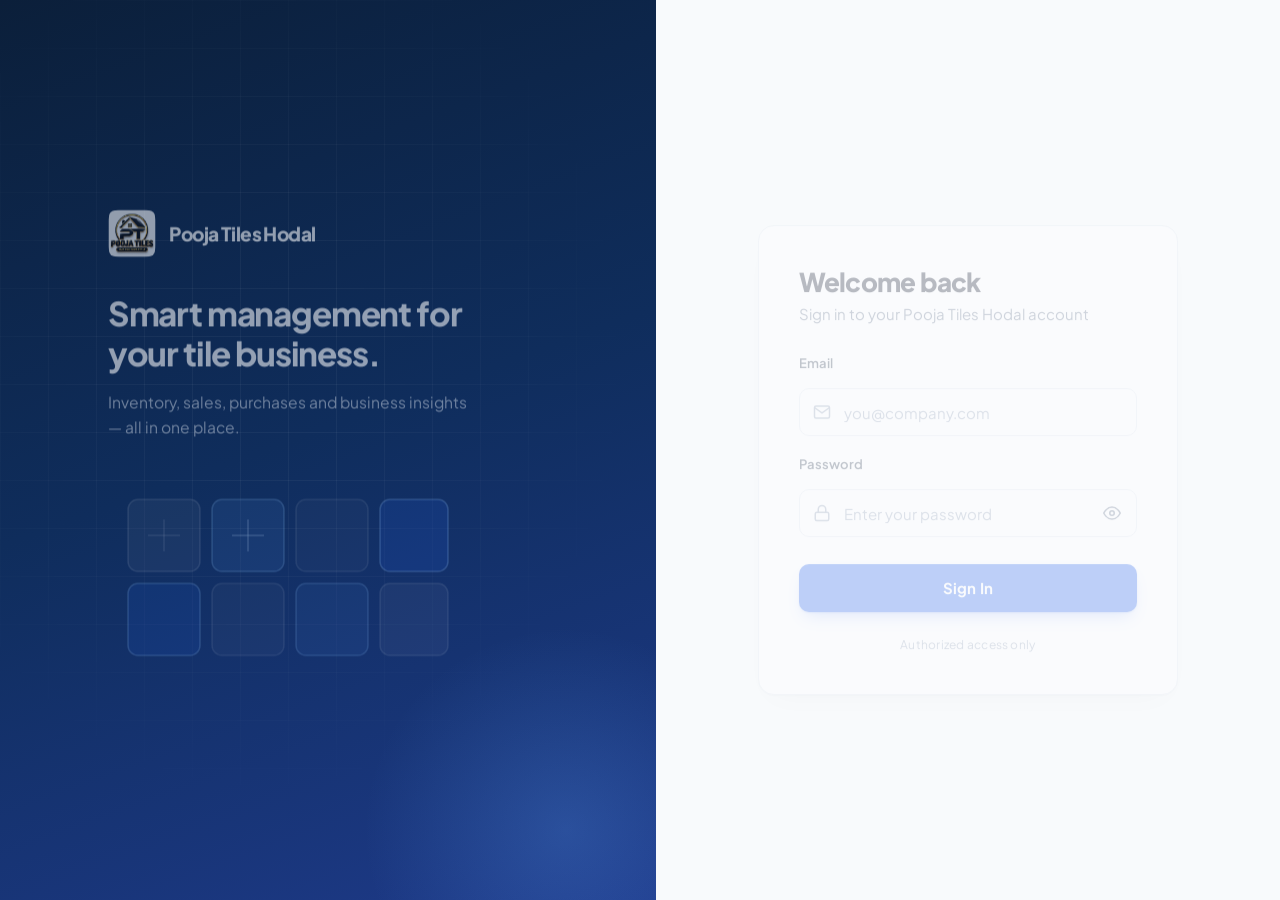
<file: frontend/products.html>
<!DOCTYPE html>
<html lang="en">
<head>
  <meta charset="UTF-8">
  <meta name="viewport" content="width=device-width, initial-scale=1.0">
  <meta name="description" content="Manage your tile inventory — add, edit, search, and delete products from your catalog.">
  <title>Products Catalog — Pooja Tiles Hodal</title>
  <link rel="icon" href="pooja_tiles_logo.jpeg" type="image/jpeg">
  <link rel="preconnect" href="https://fonts.googleapis.com">
  <link rel="preconnect" href="https://fonts.gstatic.com" crossorigin>
  <link rel="stylesheet" href="css/variables.css">
  <link rel="stylesheet" href="css/base.css">
  <link rel="stylesheet" href="css/components.css">
  <link rel="stylesheet" href="css/products.css">
</head>
<body>
  <div class="app-container">
    <!-- Left Sidebar -->
    <aside class="sidebar" id="sidebar">
      <div class="sidebar-brand">
        <div class="brand-icon">
          <img src="pooja_tiles_logo.jpeg" alt="Logo" style="width: 100%; height: 100%; object-fit: cover; border-radius: 6px;">
        </div>
        <div class="brand-text">
          <span class="brand-title">Pooja Tiles</span>
          <span class="brand-subtitle">Hodal</span>
        </div>
      </div>

      <ul class="sidebar-menu">
        <li class="menu-category">Main Menu</li>
        <li>
          <a href="dashboard.html" class="nav-link">
            <svg viewBox="0 0 24 24" fill="none" stroke="currentColor">
              <rect x="3" y="3" width="7" height="7"></rect>
              <rect x="14" y="3" width="7" height="7"></rect>
              <rect x="14" y="14" width="7" height="7"></rect>
              <rect x="3" y="14" width="7" height="7"></rect>
            </svg>
            <span>Dashboard</span>
          </a>
        </li>
        <li>
          <a href="products.html" class="nav-link active">
            <svg viewBox="0 0 24 24" fill="none" stroke="currentColor">
              <path d="M21 16V8a2 2 0 0 0-1-1.73l-7-4a2 2 0 0 0-2 0l-7 4A2 2 0 0 0 3 8v8a2 2 0 0 0 1 1.73l7 4a2 2 0 0 0 2 0l7-4A2 2 0 0 0 21 16z"></path>
              <polyline points="3.27 6.96 12 12.01 20.73 6.96"></polyline>
              <line x1="12" y1="22.08" x2="12" y2="12"></line>
            </svg>
            <span>Products</span>
          </a>
        </li>

        <li class="menu-category">Transactions</li>
        <li>
          <a href="sales.html" class="nav-link">
            <svg viewBox="0 0 24 24" fill="none" stroke="currentColor">
              <circle cx="9" cy="21" r="1"></circle>
              <circle cx="20" cy="21" r="1"></circle>
              <path d="M1 1h4l2.68 13.39a2 2 0 0 0 2 1.61h9.72a2 2 0 0 0 2-1.61L23 6H6"></path>
            </svg>
            <span>Sales</span>
          </a>
        </li>
        <li>
          <a href="purchases.html" class="nav-link">
            <svg viewBox="0 0 24 24" fill="none" stroke="currentColor">
              <path d="M6 2L3 6v14a2 2 0 0 0 2 2h14a2 2 0 0 0 2-2V6l-3-2z"></path>
              <line x1="3" y1="6" x2="21" y2="6"></line>
              <path d="M16 10a4 4 0 0 1-8 0"></path>
            </svg>
            <span>Purchases</span>
          </a>
        </li>
        <li>
          <a href="rejections.html" class="nav-link">
            <svg viewBox="0 0 24 24" fill="none" stroke="currentColor">
              <circle cx="12" cy="12" r="10"></circle>
              <line x1="15" y1="9" x2="9" y2="15"></line>
              <line x1="9" y1="9" x2="15" y2="15"></line>
            </svg>
            <span>Rejections</span>
          </a>
        </li>
        <li>
          <a href="expenses.html" class="nav-link">
            <svg viewBox="0 0 24 24" fill="none" stroke="currentColor">
              <line x1="12" y1="1" x2="12" y2="23"></line>
              <path d="M17 5H9.5a3.5 3.5 0 0 0 0 7h5a3.5 3.5 0 0 1 0 7H6"></path>
            </svg>
            <span>Expenses</span>
          </a>
        </li>

        <li class="menu-category">Insights</li>
        <li>
          <a href="reports.html" class="nav-link">
            <svg viewBox="0 0 24 24" fill="none" stroke="currentColor">
              <line x1="18" y1="20" x2="18" y2="10"></line>
              <line x1="12" y1="20" x2="12" y2="4"></line>
              <line x1="6" y1="20" x2="6" y2="14"></line>
            </svg>
            <span>Reports</span>
          </a>
        </li>
      </ul>

      <div class="sidebar-footer">
        <div class="user-snippet">
          <div class="user-info-wrapper">
            <div class="user-avatar" id="sidebarAvatar">A</div>
            <div class="user-meta">
              <span class="user-name text-truncate" id="sidebarUsername">Administrator</span>
              <span class="user-role-badge">Admin</span>
            </div>
          </div>
          <button type="button" class="btn-logout" id="logoutBtn" title="Log Out">
            <svg width="18" height="18" viewBox="0 0 24 24" fill="none" stroke="currentColor" stroke-width="2">
              <path d="M9 21H5a2 2 0 0 1-2-2V5a2 2 0 0 1 2-2h4"></path>
              <polyline points="16 17 21 12 16 7"></polyline>
              <line x1="21" y1="12" x2="9" y2="12"></line>
            </svg>
          </button>
        </div>
      </div>
    </aside>

    <!-- Main Wrapper -->
    <div class="main-wrapper">
      <!-- Top Header -->
      <header class="header">
        <div class="header-left">
          <button type="button" class="btn-toggle-sidebar" aria-label="Toggle navigation">
            <svg width="20" height="20" viewBox="0 0 24 24" fill="none" stroke="currentColor" stroke-width="2">
              <line x1="3" y1="12" x2="21" y2="12"></line>
              <line x1="3" y1="6" x2="21" y2="6"></line>
              <line x1="3" y1="18" x2="21" y2="18"></line>
            </svg>
          </button>
          <div class="page-title-group">
            <h1 class="page-title">Tile Inventory &amp; Catalog</h1>
            <span class="page-subtitle">Manage ceramic, vitrified, porcelain, and stone inventory</span>
          </div>
        </div>

        <div class="header-right">
          <div class="status-pill" id="connectionStatus">
            <span class="status-dot" id="statusDot"></span>
            <span id="statusText">Connecting...</span>
          </div>
          <button type="button" class="btn btn-outline-danger" id="openRejectModalBtn">
            <svg width="18" height="18" viewBox="0 0 24 24" fill="none" stroke="currentColor" stroke-width="2.5">
              <circle cx="12" cy="12" r="10"></circle>
              <line x1="15" y1="9" x2="9" y2="15"></line>
              <line x1="9" y1="9" x2="15" y2="15"></line>
            </svg>
            <span>Record Rejection</span>
          </button>
          <button type="button" class="btn btn-primary" id="openAddModalBtn">
            <svg width="18" height="18" viewBox="0 0 24 24" fill="none" stroke="currentColor" stroke-width="2.5">
              <line x1="12" y1="5" x2="12" y2="19"></line>
              <line x1="5" y1="12" x2="19" y2="12"></line>
            </svg>
            <span>Add New Tile</span>
          </button>
        </div>
      </header>

      <!-- Main Content Container -->
      <main class="main-content">
        <!-- Stats Row -->
        <div class="stats-grid">
          <div class="stat-card">
            <div class="stat-content">
              <span class="stat-label">Total Tile Designs</span>
              <span class="stat-value" id="statTotalProducts">—</span>
              <span class="stat-subtext">Active in catalog</span>
            </div>
            <div class="stat-icon-wrapper blue">
              <svg width="24" height="24" viewBox="0 0 24 24" fill="none" stroke="currentColor" stroke-width="2">
                <rect x="3" y="3" width="7" height="7"></rect>
                <rect x="14" y="3" width="7" height="7"></rect>
                <rect x="14" y="14" width="7" height="7"></rect>
                <rect x="3" y="14" width="7" height="7"></rect>
              </svg>
            </div>
          </div>

          <div class="stat-card">
            <div class="stat-content">
              <span class="stat-label">Total Brands</span>
              <span class="stat-value" id="statTotalBrands">—</span>
              <span class="stat-subtext">Partner manufacturers</span>
            </div>
            <div class="stat-icon-wrapper amber">
              <svg width="24" height="24" viewBox="0 0 24 24" fill="none" stroke="currentColor" stroke-width="2">
                <path d="M20.59 13.41l-7.17 7.17a2 2 0 0 1-2.83 0L2 12V2h10l8.59 8.59a2 2 0 0 1 0 2.82z"></path>
                <line x1="7" y1="7" x2="7.01" y2="7"></line>
              </svg>
            </div>
          </div>

          <div class="stat-card">
            <div class="stat-content">
              <span class="stat-label">Low Stock Alerts</span>
              <span class="stat-value" id="statLowStock" style="color: var(--warning);">—</span>
              <span class="stat-subtext">&le; 15 units remaining</span>
            </div>
            <div class="stat-icon-wrapper rose">
              <svg width="24" height="24" viewBox="0 0 24 24" fill="none" stroke="currentColor" stroke-width="2">
                <path d="M10.29 3.86L1.82 18a2 2 0 0 0 1.71 3h16.94a2 2 0 0 0 1.71-3L13.71 3.86a2 2 0 0 0-3.42 0z"></path>
                <line x1="12" y1="9" x2="12" y2="13"></line>
                <line x1="12" y1="17" x2="12.01" y2="17"></line>
              </svg>
            </div>
          </div>

          <div class="stat-card" id="cardStatInventoryValue">
            <div class="stat-content">
              <span class="stat-label">Purchase Inventory Value</span>
              <span class="stat-value" id="statInventoryValue" style="font-size: 1.4rem;">₹ —</span>
              <span class="stat-subtext">Inventory Cost Value</span>
            </div>
            <div class="stat-icon-wrapper emerald">
              <svg width="24" height="24" viewBox="0 0 24 24" fill="none" stroke="currentColor" stroke-width="2">
                <line x1="12" y1="1" x2="12" y2="23"></line>
                <path d="M17 5H9.5a3.5 3.5 0 0 0 0 7h5a3.5 3.5 0 0 1 0 7H6"></path>
              </svg>
            </div>
          </div>
        </div>

        <!-- Filter & Search Toolbar -->
        <div class="toolbar">
          <div class="toolbar-search">
            <div class="input-with-icon">
              <svg class="input-icon" viewBox="0 0 24 24" fill="none" stroke="currentColor" stroke-width="2">
                <circle cx="11" cy="11" r="8"></circle>
                <line x1="21" y1="21" x2="16.65" y2="16.65"></line>
              </svg>
              <input
                type="text"
                id="productSearch"
                class="form-control"
                placeholder="Search by tile name, brand, or size..."
                autocomplete="off"
              >
            </div>
          </div>

          <div class="toolbar-filters">
            <select id="filterBrand" class="form-select" style="min-width: 150px;">
              <option value="">All Brands</option>
            </select>

            <select id="filterSize" class="form-select" style="min-width: 140px;">
              <option value="">All Sizes</option>
            </select>

            <select id="sortBy" class="form-select" style="min-width: 160px;">
              <option value="name-asc">Name (A → Z)</option>
              <option value="name-desc">Name (Z → A)</option>
              <option value="price-asc">Price (Low → High)</option>
              <option value="price-desc">Price (High → Low)</option>
              <option value="stock-asc">Stock (Low → High)</option>
              <option value="stock-desc">Stock (High → Low)</option>
            </select>

            <button type="button" class="btn btn-secondary btn-sm" id="resetFiltersBtn" title="Reset all filters">
              <svg width="14" height="14" viewBox="0 0 24 24" fill="none" stroke="currentColor" stroke-width="2">
                <polyline points="1 4 1 10 7 10"></polyline>
                <polyline points="23 20 23 14 17 14"></polyline>
                <path d="M20.49 9A9 9 0 0 0 5.64 5.64L1 10m22 4l-4.64 4.36A9 9 0 0 1 3.51 15"></path>
              </svg>
              <span>Reset</span>
            </button>
          </div>
        </div>

        <!-- API Error Banner (hidden by default) -->
        <div class="api-error-banner hidden" id="apiErrorBanner" role="alert">
          <div class="api-error-icon">
            <svg width="20" height="20" viewBox="0 0 24 24" fill="none" stroke="currentColor" stroke-width="2">
              <circle cx="12" cy="12" r="10"></circle>
              <line x1="12" y1="8" x2="12" y2="12"></line>
              <line x1="12" y1="16" x2="12.01" y2="16"></line>
            </svg>
          </div>
          <div class="api-error-content">
            <span class="api-error-title">Failed to load products</span>
            <span class="api-error-msg" id="apiErrorMsg">Could not connect to the server.</span>
          </div>
          <button type="button" class="btn btn-secondary btn-sm" id="retryLoadBtn">Retry</button>
        </div>

        <!-- Products Data Table Card -->
        <div class="table-card">
          <div class="card-header" style="padding: var(--space-4) var(--space-6); margin-bottom: 0;">
            <div style="display: flex; align-items: center; gap: var(--space-3);">
              <h2 class="card-title">All Products</h2>
              <span class="badge badge-neutral" id="productsCount">Loading...</span>
            </div>
            <button type="button" class="btn btn-secondary btn-sm" id="refreshBtn">
              <svg width="14" height="14" viewBox="0 0 24 24" fill="none" stroke="currentColor" stroke-width="2">
                <path d="M21.5 2v6h-6M21.34 15.57a10 10 0 1 1-.57-8.38l5.67-5.67"></path>
              </svg>
              <span>Refresh</span>
            </button>
          </div>

          <div class="table-responsive">
            <table class="data-table" id="productsTable">
              <thead>
                <tr>
                  <th>Product Name</th>
                  <th>Brand</th>
                  <th>Size</th>
                  <th id="thProductPurchasePrice">Avg Purchase Price</th>
                  <th>Stock</th>
                  <th style="text-align: right;">Actions</th>
                </tr>
              </thead>
              <tbody id="productsTableBody">
                <!-- Populated by products.js -->
              </tbody>
            </table>
          </div>
        </div>
      </main>
    </div>
  </div>

  <!-- =============================================
       Modal 1: Add New Product
       ============================================= -->
  <div class="modal-backdrop" id="addProductModal" role="dialog" aria-modal="true" aria-labelledby="addModalTitle">
    <div class="modal">
      <div class="modal-header">
        <div class="modal-header-accent"></div>
        <h3 class="modal-title" id="addModalTitle">
          <svg width="18" height="18" viewBox="0 0 24 24" fill="none" stroke="currentColor" stroke-width="2.5" style="color:var(--primary)">
            <line x1="12" y1="5" x2="12" y2="19"></line>
            <line x1="5" y1="12" x2="19" y2="12"></line>
          </svg>
          Add New Tile Product
        </h3>
        <button type="button" class="modal-close-btn" data-modal-close aria-label="Close dialog">
          <svg width="20" height="20" viewBox="0 0 24 24" fill="none" stroke="currentColor" stroke-width="2"><line x1="18" y1="6" x2="6" y2="18"></line><line x1="6" y1="6" x2="18" y2="18"></line></svg>
        </button>
      </div>

      <form id="addProductForm" novalidate>
        <div class="modal-body">
          <!-- Inline form error summary (for server errors) -->
          <div class="form-server-error hidden" id="addServerError" role="alert"></div>

          <div class="form-group">
            <label for="add_name" class="form-label">
              Tile Name <span class="required-star">*</span>
            </label>
            <input
              type="text"
              id="add_name"
              class="form-control"
              placeholder="e.g. Royal Statuario Glazed Vitrified"
              maxlength="100"
              autocomplete="off"
            >
            <span class="form-error" id="err_add_name"></span>
          </div>

          <div class="modal-grid">
            <div class="form-group">
              <label for="add_brand" class="form-label">
                Brand / Manufacturer <span class="required-star">*</span>
              </label>
              <input
                type="text"
                id="add_brand"
                class="form-control"
                placeholder="e.g. Kajaria, Somany, Nitco"
                maxlength="100"
                autocomplete="off"
              >
              <span class="form-error" id="err_add_brand"></span>
            </div>

            <div class="form-group">
              <label for="add_size" class="form-label">
                Dimensions / Size <span class="required-star">*</span>
              </label>
              <input
                type="text"
                id="add_size"
                class="form-control"
                placeholder="e.g. 600×1200 mm"
                maxlength="30"
                autocomplete="off"
              >
              <span class="form-error" id="err_add_size"></span>
            </div>
          </div>

          <div class="modal-grid">
            <div class="form-group">
              <label for="add_price" class="form-label">
                Purchase Price (₹) <span class="required-star">*</span>
              </label>
              <input
                type="number"
                id="add_price"
                class="form-control"
                placeholder="500.00"
                step="0.01"
                min="0.01"
              >
              <span class="form-hint">Initial purchase price per box</span>
              <span class="form-error" id="err_add_price"></span>
            </div>

            <div class="form-group">
              <label for="add_stock" class="form-label">
                Initial Stock (Boxes) <span class="required-star">*</span>
              </label>
              <input
                type="number"
                id="add_stock"
                class="form-control"
                placeholder="50"
                step="1"
                min="0"
              >
              <span class="form-hint">Available inventory in boxes</span>
              <span class="form-error" id="err_add_stock"></span>
            </div>
          </div>
        </div>

        <div class="modal-footer">
          <button type="button" class="btn btn-secondary" data-modal-close>Cancel</button>
          <button type="submit" class="btn btn-primary" id="addSubmitBtn">
            <span class="btn-label">Save Tile</span>
            <span class="btn-spinner hidden">
              <span class="spinner-sm"></span>
              Adding...
            </span>
          </button>
        </div>
      </form>
    </div>
  </div>

  <!-- =============================================
       Modal 2: Edit Product (ProductUpdate schema)
       ============================================= -->
  <div class="modal-backdrop" id="editProductModal" role="dialog" aria-modal="true" aria-labelledby="editModalTitle">
    <div class="modal">
      <div class="modal-header">
        <div class="modal-header-accent" style="background: linear-gradient(90deg, var(--accent), #fbbf24);"></div>
        <h3 class="modal-title" id="editModalTitle">
          <svg width="18" height="18" viewBox="0 0 24 24" fill="none" stroke="currentColor" stroke-width="2.5" style="color:var(--accent)">
            <path d="M11 4H4a2 2 0 0 0-2 2v14a2 2 0 0 0 2 2h14a2 2 0 0 0 2-2v-7"></path>
            <path d="M18.5 2.5a2.121 2.121 0 0 1 3 3L12 15l-4 1 1-4 9.5-9.5z"></path>
          </svg>
          Edit Tile Product
        </h3>
        <button type="button" class="modal-close-btn" data-modal-close aria-label="Close dialog">
          <svg width="20" height="20" viewBox="0 0 24 24" fill="none" stroke="currentColor" stroke-width="2"><line x1="18" y1="6" x2="6" y2="18"></line><line x1="6" y1="6" x2="18" y2="18"></line></svg>
        </button>
      </div>

      <form id="editProductForm" novalidate>
        <div class="modal-body">
          <!-- Inline server error -->
          <div class="form-server-error hidden" id="editServerError" role="alert"></div>

          <div class="form-group">
            <label for="edit_name" class="form-label">Tile Name</label>
            <input
              type="text"
              id="edit_name"
              class="form-control"
              maxlength="100"
              autocomplete="off"
            >
            <span class="form-error" id="err_edit_name"></span>
          </div>

          <div class="modal-grid">
            <div class="form-group">
              <label for="edit_brand" class="form-label">Brand</label>
              <input
                type="text"
                id="edit_brand"
                class="form-control"
                maxlength="100"
                autocomplete="off"
              >
              <span class="form-error" id="err_edit_brand"></span>
            </div>

            <div class="form-group">
              <label for="edit_size" class="form-label">Size</label>
              <input
                type="text"
                id="edit_size"
                class="form-control"
                maxlength="30"
                autocomplete="off"
              >
              <span class="form-error" id="err_edit_size"></span>
            </div>
          </div>

          <div class="modal-grid">
            <div class="form-group">
              <label class="form-label">Avg Purchase Price</label>
              <div class="stock-readonly-box">
                <span id="editPurchasePriceDisplay">₹ 0.00</span>
              </div>
              <span class="form-hint">Updated via purchases</span>
            </div>

            <div class="form-group">
              <label class="form-label">Current Stock</label>
              <div class="stock-readonly-box">
                <span id="editStockDisplay">0</span>
                <span class="stock-readonly-unit">boxes</span>
              </div>
              <span class="form-hint">Managed via Purchases, Sales &amp; Rejections</span>
            </div>
          </div>
        </div>

        <div class="modal-footer">
          <button type="button" class="btn btn-secondary" data-modal-close>Cancel</button>
          <button type="submit" class="btn btn-primary" id="editSubmitBtn">
            <span class="btn-label">Update Tile</span>
            <span class="btn-spinner hidden">
              <span class="spinner-sm"></span>
              Saving...
            </span>
          </button>
        </div>
      </form>
    </div>
  </div>

  <!-- =============================================
       Modal 3: Record Rejection / Waste Stock
       ============================================= -->
  <div class="modal-backdrop" id="rejectProductModal" role="dialog" aria-modal="true" aria-labelledby="rejectModalTitle">
    <div class="modal">
      <div class="modal-header">
        <div class="modal-header-accent" style="background: linear-gradient(90deg, var(--danger), #f97316);"></div>
        <h3 class="modal-title" id="rejectModalTitle">
          <svg width="18" height="18" viewBox="0 0 24 24" fill="none" stroke="currentColor" stroke-width="2.5" style="color:var(--danger)">
            <circle cx="12" cy="12" r="10"></circle>
            <line x1="15" y1="9" x2="9" y2="15"></line>
            <line x1="9" y1="9" x2="15" y2="15"></line>
          </svg>
          Record Rejection / Waste
        </h3>
        <button type="button" class="modal-close-btn" data-modal-close aria-label="Close dialog">
          <svg width="20" height="20" viewBox="0 0 24 24" fill="none" stroke="currentColor" stroke-width="2"><line x1="18" y1="6" x2="6" y2="18"></line><line x1="6" y1="6" x2="18" y2="18"></line></svg>
        </button>
      </div>

      <form id="rejectProductForm" novalidate>
        <div class="modal-body">
          <div class="form-server-error hidden" id="rejectServerError" role="alert"></div>

          <p class="form-hint" style="margin-top:0; margin-bottom: var(--space-4);">
            Damaged or wasted stock inside the showroom. This reduces inventory only — it does not affect sales or payments.
          </p>

          <div class="form-group">
            <label for="reject_product" class="form-label">
              Product <span class="required-star">*</span>
            </label>
            <select id="reject_product" class="form-select" required>
              <option value="">Select a product...</option>
            </select>
            <span class="form-error" id="err_reject_product"></span>
          </div>

          <div class="form-group">
            <label class="form-label">Current Stock</label>
            <div class="stock-readonly-box">
              <span id="rejectStockDisplay">—</span>
              <span class="stock-readonly-unit">boxes</span>
            </div>
            <span class="form-hint">From current inventory (for reference only)</span>
          </div>

          <div class="form-group">
            <label for="reject_quantity" class="form-label">
              Rejection Quantity (Boxes) <span class="required-star">*</span>
            </label>
            <input
              type="number"
              id="reject_quantity"
              class="form-control"
              placeholder="e.g. 2"
              step="1"
              min="1"
            >
            <span class="form-error" id="err_reject_quantity"></span>
          </div>

          <div class="form-group">
            <label for="reject_reason" class="form-label">
              Reason <span class="required-star">*</span>
            </label>
            <select id="reject_reason" class="form-select">
              <option value="">Select a reason...</option>
              <option value="Damaged">Damaged</option>
              <option value="Broken">Broken</option>
              <option value="Waste">Waste</option>
              <option value="Quality Issue">Quality Issue</option>
              <option value="Showroom Handling">Showroom Handling</option>
              <option value="Other">Other</option>
            </select>
            <input
              type="text"
              id="reject_reason_other"
              class="form-control hidden"
              placeholder="Describe the reason..."
              maxlength="200"
              autocomplete="off"
              style="margin-top: var(--space-2);"
            >
            <span class="form-error" id="err_reject_reason"></span>
          </div>

          <div class="rejection-loss-box hidden" id="rejectLossBox" role="status">
            <span class="rejection-loss-label">Rejection Loss</span>
            <span class="rejection-loss-value" id="rejectLossValue">₹ 0.00</span>
          </div>
        </div>

        <div class="modal-footer">
          <button type="button" class="btn btn-secondary" data-modal-close>Cancel</button>
          <button type="submit" class="btn btn-danger" id="rejectSubmitBtn">
            <span class="btn-label">Record Rejection</span>
            <span class="btn-spinner hidden">
              <span class="spinner-sm"></span>
              Saving...
            </span>
          </button>
        </div>
      </form>
    </div>
  </div>

  <!-- Toast Notification Container -->
  <div class="toast-container" id="toastContainer"></div>

  <!-- JavaScript -->
  <script src="js/config.js"></script>
  <script src="js/ui.js"></script>
  <script src="js/auth.js"></script>
  <script src="js/products.js"></script>
</body>
</html>
</file>
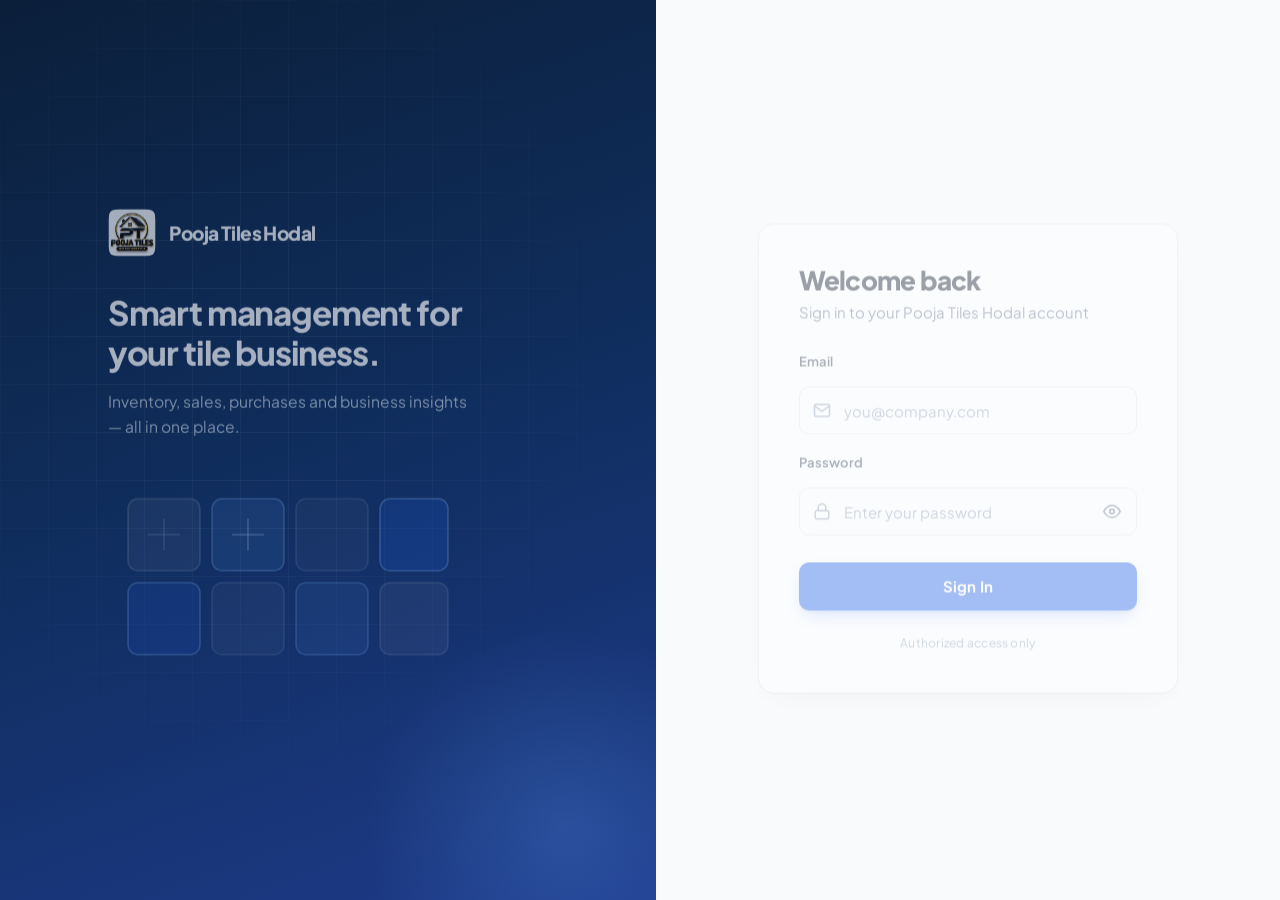
<file: frontend/purchases.html>
<!DOCTYPE html>
<html lang="en">
<head>
  <meta charset="UTF-8">
  <meta name="viewport" content="width=device-width, initial-scale=1.0">
  <title>Purchases &amp; Suppliers — Pooja Tiles Hodal</title>
  <link rel="icon" href="pooja_tiles_logo.jpeg" type="image/jpeg">
  <link rel="preconnect" href="https://fonts.googleapis.com">
  <link rel="preconnect" href="https://fonts.gstatic.com" crossorigin>
  <link rel="stylesheet" href="css/variables.css">
  <link rel="stylesheet" href="css/base.css">
  <link rel="stylesheet" href="css/components.css">
  <link rel="stylesheet" href="css/purchases.css">
</head>
<body>
  <div class="app-container">
    <!-- Left Sidebar -->
    <aside class="sidebar" id="sidebar">
      <div class="sidebar-brand">
        <div class="brand-icon">
          <img src="pooja_tiles_logo.jpeg" alt="Logo" style="width: 100%; height: 100%; object-fit: cover; border-radius: 6px;">
        </div>
        <div class="brand-text">
          <span class="brand-title">Pooja Tiles</span>
          <span class="brand-subtitle">Hodal</span>
        </div>
      </div>

      <ul class="sidebar-menu">
        <li class="menu-category">Main Menu</li>
        <li>
          <a href="dashboard.html" class="nav-link">
            <svg viewBox="0 0 24 24" fill="none" stroke="currentColor">
              <rect x="3" y="3" width="7" height="7"></rect>
              <rect x="14" y="3" width="7" height="7"></rect>
              <rect x="14" y="14" width="7" height="7"></rect>
              <rect x="3" y="14" width="7" height="7"></rect>
            </svg>
            <span>Dashboard</span>
          </a>
        </li>
        <li>
          <a href="products.html" class="nav-link">
            <svg viewBox="0 0 24 24" fill="none" stroke="currentColor">
              <path d="M21 16V8a2 2 0 0 0-1-1.73l-7-4a2 2 0 0 0-2 0l-7 4A2 2 0 0 0 3 8v8a2 2 0 0 0 1 1.73l7 4a2 2 0 0 0 2 0l7-4A2 2 0 0 0 21 16z"></path>
              <polyline points="3.27 6.96 12 12.01 20.73 6.96"></polyline>
              <line x1="12" y1="22.08" x2="12" y2="12"></line>
            </svg>
            <span>Products</span>
          </a>
        </li>

        <li class="menu-category">Transactions</li>
        <li>
          <a href="sales.html" class="nav-link">
            <svg viewBox="0 0 24 24" fill="none" stroke="currentColor">
              <circle cx="9" cy="21" r="1"></circle>
              <circle cx="20" cy="21" r="1"></circle>
              <path d="M1 1h4l2.68 13.39a2 2 0 0 0 2 1.61h9.72a2 2 0 0 0 2-1.61L23 6H6"></path>
            </svg>
            <span>Sales</span>
          </a>
        </li>
        <li>
          <a href="purchases.html" class="nav-link active">
            <svg viewBox="0 0 24 24" fill="none" stroke="currentColor">
              <path d="M6 2L3 6v14a2 2 0 0 0 2 2h14a2 2 0 0 0 2-2V6l-3-2z"></path>
              <line x1="3" y1="6" x2="21" y2="6"></line>
              <path d="M16 10a4 4 0 0 1-8 0"></path>
            </svg>
            <span>Purchases</span>
          </a>
        </li>
        <li>
          <a href="rejections.html" class="nav-link">
            <svg viewBox="0 0 24 24" fill="none" stroke="currentColor">
              <circle cx="12" cy="12" r="10"></circle>
              <line x1="15" y1="9" x2="9" y2="15"></line>
              <line x1="9" y1="9" x2="15" y2="15"></line>
            </svg>
            <span>Rejections</span>
          </a>
        </li>
        <li>
          <a href="expenses.html" class="nav-link">
            <svg viewBox="0 0 24 24" fill="none" stroke="currentColor">
              <line x1="12" y1="1" x2="12" y2="23"></line>
              <path d="M17 5H9.5a3.5 3.5 0 0 0 0 7h5a3.5 3.5 0 0 1 0 7H6"></path>
            </svg>
            <span>Expenses</span>
          </a>
        </li>

        <li class="menu-category">Insights</li>
        <li>
          <a href="reports.html" class="nav-link">
            <svg viewBox="0 0 24 24" fill="none" stroke="currentColor">
              <line x1="18" y1="20" x2="18" y2="10"></line>
              <line x1="12" y1="20" x2="12" y2="4"></line>
              <line x1="6" y1="20" x2="6" y2="14"></line>
            </svg>
            <span>Reports</span>
          </a>
        </li>
      </ul>

      <div class="sidebar-footer">
        <div class="user-snippet">
          <div class="user-info-wrapper">
            <div class="user-avatar" id="sidebarAvatar">A</div>
            <div class="user-meta">
              <span class="user-name text-truncate" id="sidebarUserName">Administrator</span>
              <span class="user-role-badge" id="sidebarUserRole">Admin</span>
            </div>
          </div>
          <button type="button" class="btn-logout" id="logoutBtn" title="Log Out">
            <svg width="18" height="18" viewBox="0 0 24 24" fill="none" stroke="currentColor" stroke-width="2">
              <path d="M9 21H5a2 2 0 0 1-2-2V5a2 2 0 0 1 2-2h4"></path>
              <polyline points="16 17 21 12 16 7"></polyline>
              <line x1="21" y1="12" x2="9" y2="12"></line>
            </svg>
          </button>
        </div>
      </div>
    </aside>

    <!-- Main Wrapper -->
    <div class="main-wrapper">
      <header class="header">
        <div class="header-left">
          <button type="button" class="btn-toggle-sidebar" aria-label="Toggle navigation">
            <svg width="20" height="20" viewBox="0 0 24 24" fill="none" stroke="currentColor" stroke-width="2">
              <line x1="3" y1="12" x2="21" y2="12"></line>
              <line x1="3" y1="6" x2="21" y2="6"></line>
              <line x1="3" y1="18" x2="21" y2="18"></line>
            </svg>
          </button>
          <div class="page-title-group">
            <h1 class="page-title">Vendor Purchases &amp; Inward Stock</h1>
            <span class="page-subtitle">Record supplier consignments, track procurement costs, and auto-increment inventory</span>
          </div>
        </div>

        <div class="header-right">
          <button type="button" class="btn btn-primary" id="openCreatePurchaseBtn">
            <svg width="18" height="18" viewBox="0 0 24 24" fill="none" stroke="currentColor" stroke-width="2.5">
              <line x1="12" y1="5" x2="12" y2="19"></line>
              <line x1="5" y1="12" x2="19" y2="12"></line>
            </svg>
            <span>Record Purchase</span>
          </button>
        </div>
      </header>

      <main class="main-content">
        <!-- Stats Row -->
        <div class="stats-grid">
          <div class="stat-card">
            <div class="stat-content">
              <span class="stat-label">Total Purchase Orders</span>
              <span class="stat-value" id="statTotalPurchases">0</span>
              <span class="stat-subtext">Consignments logged to date</span>
            </div>
            <div class="stat-icon-wrapper blue">
              <svg width="24" height="24" viewBox="0 0 24 24" fill="none" stroke="currentColor" stroke-width="2">
                <path d="M6 2L3 6v14a2 2 0 0 0 2 2h14a2 2 0 0 0 2-2V6l-3-2z"></path>
                <line x1="3" y1="6" x2="21" y2="6"></line>
                <path d="M16 10a4 4 0 0 1-8 0"></path>
              </svg>
            </div>
          </div>

          <div class="stat-card">
            <div class="stat-content">
              <span class="stat-label">Total Procurement Value</span>
              <span class="stat-value" id="statTotalSpend">₹ 0.00</span>
              <span class="stat-subtext">Cumulative inward inventory spend</span>
            </div>
            <div class="stat-icon-wrapper amber">
              <svg width="24" height="24" viewBox="0 0 24 24" fill="none" stroke="currentColor" stroke-width="2">
                <line x1="12" y1="1" x2="12" y2="23"></line>
                <path d="M17 5H9.5a3.5 3.5 0 0 0 0 7h5a3.5 3.5 0 0 1 0 7H6"></path>
              </svg>
            </div>
          </div>

          <div class="stat-card">
            <div class="stat-content">
              <span class="stat-label">Total Line Items Procured</span>
              <span class="stat-value" id="statTotalItems">0</span>
              <span class="stat-subtext">Batches received into catalog stock</span>
            </div>
            <div class="stat-icon-wrapper emerald">
              <svg width="24" height="24" viewBox="0 0 24 24" fill="none" stroke="currentColor" stroke-width="2">
                <polyline points="20 6 9 17 4 12"></polyline>
              </svg>
            </div>
          </div>
        </div>

        <!-- Purchases History Table Card -->
        <div class="table-card">
          <div class="card-header" style="padding: var(--space-5) var(--space-6); margin-bottom: 0; display: flex; align-items: center; justify-content: space-between; flex-wrap: wrap; gap: var(--space-3);">
            <div style="display: flex; align-items: center; gap: var(--space-3);">
              <h2 class="card-title">Purchase History &amp; Consignments</h2>
              <span class="badge badge-neutral" id="purchasesCount">0 purchases</span>
            </div>
            <div class="toolbar-filters" style="margin: 0;">
              <div class="date-range-filter">
                <label for="purchasesStartDate">From
                  <input type="date" id="purchasesStartDate" class="form-control" aria-label="From date">
                </label>
                <label for="purchasesEndDate">To
                  <input type="date" id="purchasesEndDate" class="form-control" aria-label="To date">
                </label>
                <button type="button" class="btn btn-primary btn-sm" id="applyPurchasesDateFilterBtn">Apply Filter</button>
                <button type="button" class="btn btn-secondary btn-sm" id="clearPurchasesDateFilterBtn">Clear Filter</button>
              </div>
              <button type="button" class="btn btn-secondary btn-sm" id="refreshPurchasesBtn" onclick="Purchases.refreshPurchases()" title="Refresh purchases">
                <svg width="14" height="14" viewBox="0 0 24 24" fill="none" stroke="currentColor" stroke-width="2">
                  <polyline points="23 4 23 10 17 10"></polyline>
                  <path d="M20.49 15a9 9 0 1 1-2.12-9.36L23 10"></path>
                </svg>
                <span>Refresh</span>
              </button>
            </div>
          </div>

          <div style="padding: var(--space-5) var(--space-6);" id="purchaseHistoryContainer">
            <!-- Rendered dynamically by Purchases.renderPurchaseHistory() -->
          </div>
        </div>
      </main>
    </div>
  </div>

  <!-- =============================================
       Modal 1: Record Purchase Modal
       ============================================= -->
  <div class="modal-backdrop" id="createPurchaseModal" role="dialog" aria-modal="true" aria-labelledby="createPurchaseTitle">
    <div class="modal modal-lg">
      <div class="modal-header">
        <div class="modal-header-accent"></div>
        <h3 class="modal-title" id="createPurchaseTitle">
          <svg width="20" height="20" viewBox="0 0 24 24" fill="none" stroke="currentColor" stroke-width="2.5" style="color:var(--primary)">
            <path d="M6 2L3 6v14a2 2 0 0 0 2 2h14a2 2 0 0 0 2-2V6l-3-2z"></path>
            <line x1="3" y1="6" x2="21" y2="6"></line>
            <path d="M16 10a4 4 0 0 1-8 0"></path>
          </svg>
          Record Vendor Purchase Order
        </h3>
        <button type="button" class="modal-close-btn" data-modal-close aria-label="Close dialog">
          <svg width="20" height="20" viewBox="0 0 24 24" fill="none" stroke="currentColor" stroke-width="2"><line x1="18" y1="6" x2="6" y2="18"></line><line x1="6" y1="6" x2="18" y2="18"></line></svg>
        </button>
      </div>

      <form id="purchaseForm" novalidate>
        <div class="modal-body">
          <div class="form-server-error hidden" id="purchaseServerError" role="alert"></div>

          <!-- Purchase Details -->
          <div class="modal-grid" style="margin-bottom: var(--space-4);">
            <div class="form-group">
              <label for="supplierName" class="form-label">
                Supplier / Manufacturer Name <span class="required-star">*</span>
              </label>
              <input
                type="text"
                id="supplierName"
                class="form-control"
                placeholder="e.g. Kajaria Ceramics Ltd."
                maxlength="100"
                autocomplete="off"
              >
              <span class="form-error" id="err_supplier"></span>
            </div>

            <div class="form-group">
              <label for="purchaseDate" class="form-label">
                Purchase Date <span class="required-star">*</span>
              </label>
              <input
                type="date"
                id="purchaseDate"
                class="form-control"
              >
              <span class="form-error" id="err_date"></span>
            </div>
          </div>

          <!-- Line Items Section -->
          <div style="margin-top: var(--space-2);">
            <div style="display: flex; align-items: center; justify-content: space-between; margin-bottom: var(--space-2);">
              <label class="form-label" style="margin-bottom: 0; font-weight: 700;">
                Purchase Line Items <span class="required-star">*</span>
              </label>
              <span style="font-size: var(--font-size-xs); color: var(--text-muted);">
                Stock will be automatically incremented
              </span>
            </div>

            <div class="items-header">
              <span>Tile Product</span>
              <span>Qty (Boxes)</span>
              <span>Unit Price (₹)</span>
              <span>Line Total</span>
              <span></span>
            </div>

            <div id="purchaseItemsContainer">
              <!-- Item rows added dynamically by Purchases.addItemRow() -->
            </div>

            <button type="button" class="btn-add-row" id="addItemRowBtn">
              <svg width="14" height="14" viewBox="0 0 24 24" fill="none" stroke="currentColor" stroke-width="2.5">
                <line x1="12" y1="5" x2="12" y2="19"></line>
                <line x1="5" y1="12" x2="19" y2="12"></line>
              </svg>
              Add Another Tile Line
            </button>

            <!-- Grand Total Bar -->
            <div class="grand-total-bar">
              <span class="total-label">Grand Total Purchase Amount:</span>
              <span class="total-value" id="grandTotalValue">₹ 0.00</span>
            </div>
          </div>
        </div>

        <div class="modal-footer">
          <button type="button" class="btn btn-secondary" data-modal-close>Cancel</button>
          <button type="submit" class="btn btn-primary" id="purchaseSubmitBtn">
            <span class="btn-label">Confirm &amp; Record Inward</span>
            <span class="btn-spinner hidden">
              <span class="spinner-sm"></span>
              Saving Purchase...
            </span>
          </button>
        </div>
      </form>
    </div>
  </div>

  <!-- =============================================
       Modal 2: Inline Quick Add Tile Product
       ============================================= -->
  <div class="modal-backdrop" id="inlineAddProductModal" role="dialog" aria-modal="true" aria-labelledby="inlineAddTitle">
    <div class="modal">
      <div class="modal-header">
        <div class="modal-header-accent"></div>
        <h3 class="modal-title" id="inlineAddTitle">
          <svg width="18" height="18" viewBox="0 0 24 24" fill="none" stroke="currentColor" stroke-width="2.5" style="color:var(--primary)">
            <line x1="12" y1="5" x2="12" y2="19"></line>
            <line x1="5" y1="12" x2="19" y2="12"></line>
          </svg>
          Quick Add Tile to Catalog
        </h3>
        <button type="button" class="modal-close-btn" data-modal-close aria-label="Close dialog">
          <svg width="20" height="20" viewBox="0 0 24 24" fill="none" stroke="currentColor" stroke-width="2"><line x1="18" y1="6" x2="6" y2="18"></line><line x1="6" y1="6" x2="18" y2="18"></line></svg>
        </button>
      </div>

      <form id="inlineAddProductForm" novalidate>
        <div class="modal-body">
          <div class="form-server-error hidden" id="inlineAddServerError" role="alert"></div>

          <div class="form-group">
            <label for="inline_name" class="form-label">
              Tile Name <span class="required-star">*</span>
            </label>
            <input
              type="text"
              id="inline_name"
              class="form-control"
              placeholder="e.g. Royal Statuario Glazed Vitrified"
              maxlength="100"
              autocomplete="off"
            >
            <span class="form-error" id="err_inline_name"></span>
          </div>

          <div class="modal-grid">
            <div class="form-group">
              <label for="inline_brand" class="form-label">
                Brand / Manufacturer <span class="required-star">*</span>
              </label>
              <input
                type="text"
                id="inline_brand"
                class="form-control"
                placeholder="e.g. Kajaria, Somany"
                maxlength="100"
                autocomplete="off"
              >
              <span class="form-error" id="err_inline_brand"></span>
            </div>

            <div class="form-group">
              <label for="inline_size" class="form-label">
                Dimensions / Size <span class="required-star">*</span>
              </label>
              <input
                type="text"
                id="inline_size"
                class="form-control"
                placeholder="e.g. 600×1200 mm"
                maxlength="30"
                autocomplete="off"
              >
              <span class="form-error" id="err_inline_size"></span>
            </div>
          </div>

          <div class="modal-grid">
            <div class="form-group">
              <label for="inline_price" class="form-label">
                Purchase Price (₹) <span class="required-star">*</span>
              </label>
              <input
                type="number"
                id="inline_price"
                class="form-control"
                placeholder="500.00"
                step="0.01"
                min="0.01"
              >
              <span class="form-hint">Initial purchase price per box</span>
              <span class="form-error" id="err_inline_price"></span>
            </div>

            <div class="form-group">
              <label for="inline_stock" class="form-label">
                Initial Stock (Boxes)
              </label>
              <input
                type="number"
                id="inline_stock"
                class="form-control"
                value="0"
                step="1"
                min="0"
              >
              <span class="form-hint">Starting stock quantity</span>
              <span class="form-error" id="err_inline_stock"></span>
            </div>
          </div>
        </div>

        <div class="modal-footer">
          <button type="button" class="btn btn-secondary" data-modal-close>Cancel</button>
          <button type="submit" class="btn btn-primary" id="inlineAddSubmitBtn">
            <span class="btn-label">Save &amp; Select Tile</span>
            <span class="btn-spinner hidden">
              <span class="spinner-sm"></span>
              Saving...
            </span>
          </button>
        </div>
      </form>
    </div>
  </div>

  <!-- Toast Notification Container -->
  <div class="toast-container" id="toastContainer"></div>

  <!-- JavaScript -->
  <script src="js/config.js"></script>
  <script src="js/ui.js"></script>
  <script src="js/auth.js"></script>
  <script src="js/purchases.js"></script>
</body>
</html>
</file>
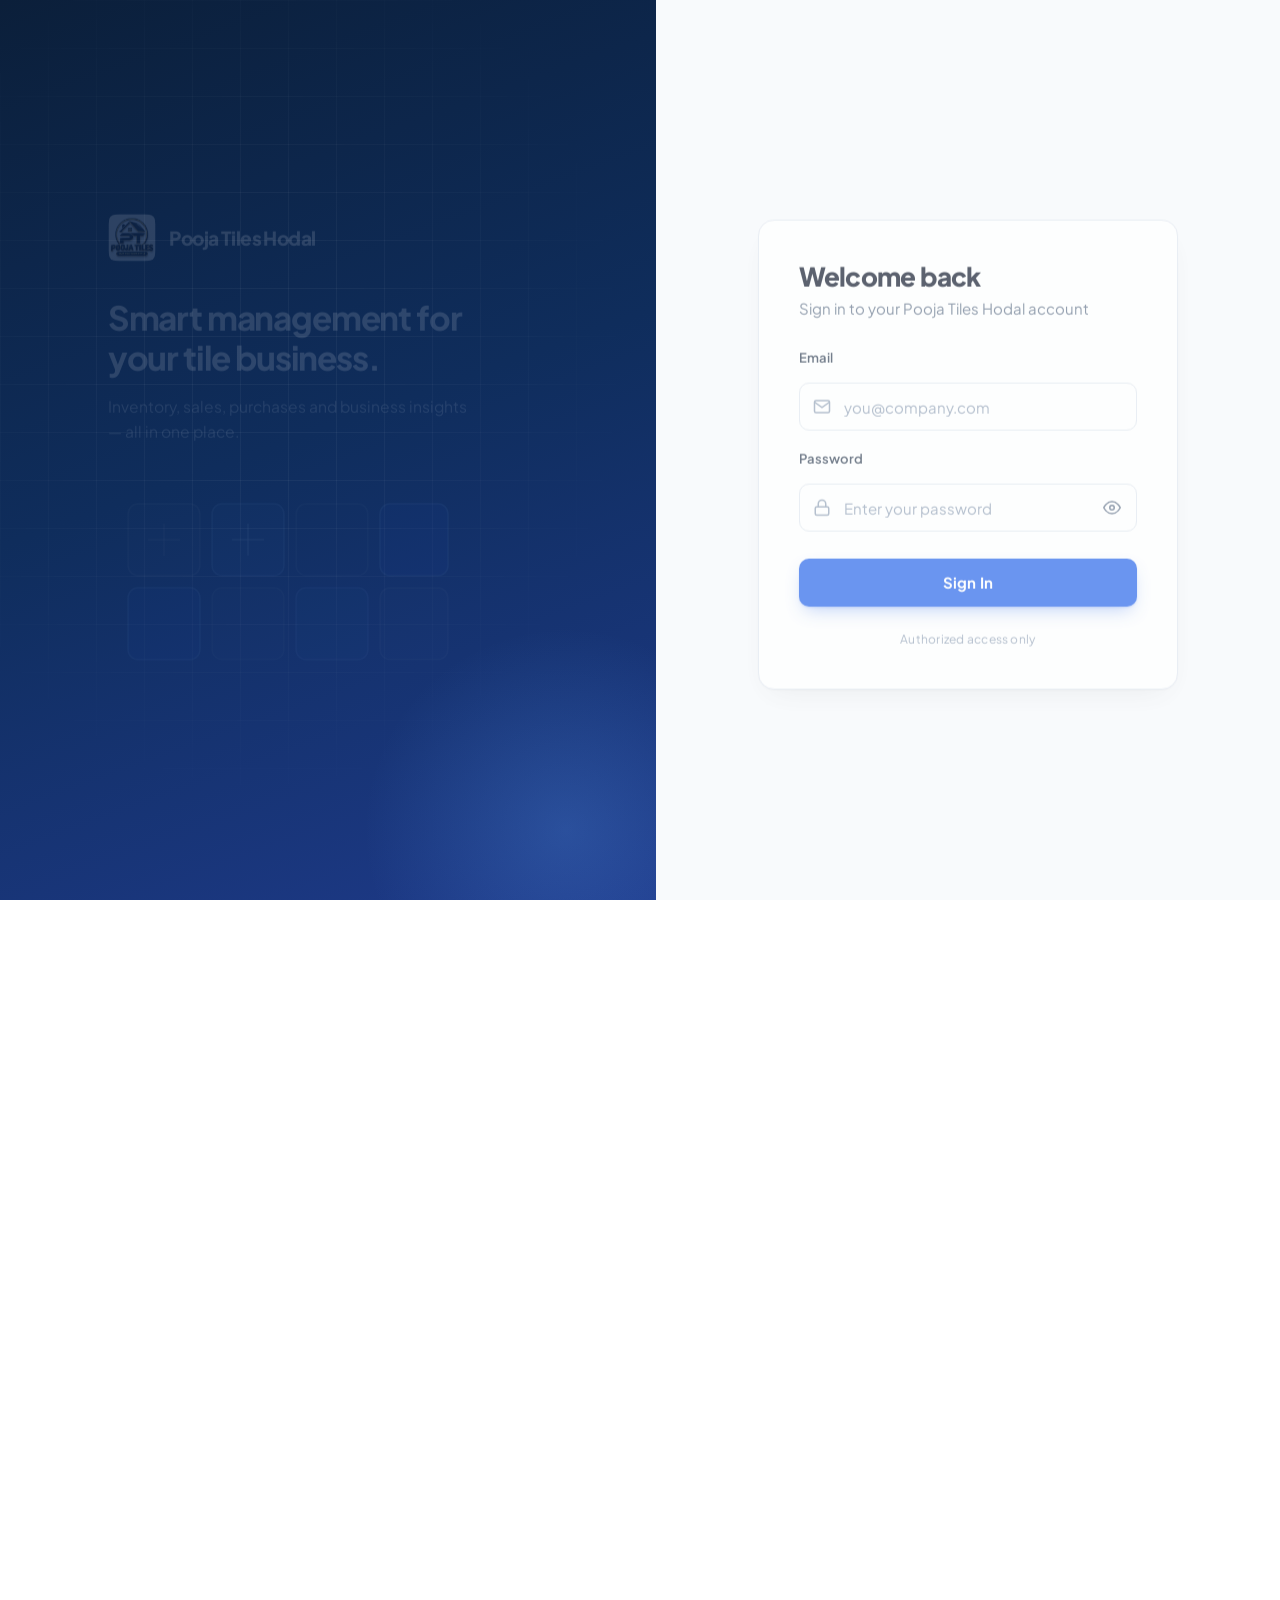
<file: frontend/rejections.html>
<!DOCTYPE html>
<html lang="en">
<head>
  <meta charset="UTF-8">
  <meta name="viewport" content="width=device-width, initial-scale=1.0">
  <meta name="description" content="View and record damaged, wasted, or rejected tile stock.">
  <title>Rejections &amp; Waste — Pooja Tiles Hodal</title>
  <link rel="icon" href="pooja_tiles_logo.jpeg" type="image/jpeg">
  <link rel="preconnect" href="https://fonts.googleapis.com">
  <link rel="preconnect" href="https://fonts.gstatic.com" crossorigin>
  <link rel="stylesheet" href="css/variables.css">
  <link rel="stylesheet" href="css/base.css">
  <link rel="stylesheet" href="css/components.css">
  <link rel="stylesheet" href="css/rejections.css">
</head>
<body>
  <div class="app-container">
    <aside class="sidebar" id="sidebar">
      <div class="sidebar-brand">
        <div class="brand-icon">
          <img src="pooja_tiles_logo.jpeg" alt="Logo" style="width: 100%; height: 100%; object-fit: cover; border-radius: 6px;">
        </div>
        <div class="brand-text">
          <span class="brand-title">Pooja Tiles</span>
          <span class="brand-subtitle">Hodal</span>
        </div>
      </div>

      <ul class="sidebar-menu">
        <li class="menu-category">Main Menu</li>
        <li>
          <a href="dashboard.html" class="nav-link">
            <svg viewBox="0 0 24 24" fill="none" stroke="currentColor">
              <rect x="3" y="3" width="7" height="7"></rect>
              <rect x="14" y="3" width="7" height="7"></rect>
              <rect x="14" y="14" width="7" height="7"></rect>
              <rect x="3" y="14" width="7" height="7"></rect>
            </svg>
            <span>Dashboard</span>
          </a>
        </li>
        <li>
          <a href="products.html" class="nav-link">
            <svg viewBox="0 0 24 24" fill="none" stroke="currentColor">
              <path d="M21 16V8a2 2 0 0 0-1-1.73l-7-4a2 2 0 0 0-2 0l-7 4A2 2 0 0 0 3 8v8a2 2 0 0 0 1 1.73l7 4a2 2 0 0 0 2 0l7-4A2 2 0 0 0 21 16z"></path>
              <polyline points="3.27 6.96 12 12.01 20.73 6.96"></polyline>
              <line x1="12" y1="22.08" x2="12" y2="12"></line>
            </svg>
            <span>Products</span>
          </a>
        </li>

        <li class="menu-category">Transactions</li>
        <li>
          <a href="sales.html" class="nav-link">
            <svg viewBox="0 0 24 24" fill="none" stroke="currentColor">
              <circle cx="9" cy="21" r="1"></circle>
              <circle cx="20" cy="21" r="1"></circle>
              <path d="M1 1h4l2.68 13.39a2 2 0 0 0 2 1.61h9.72a2 2 0 0 0 2-1.61L23 6H6"></path>
            </svg>
            <span>Sales</span>
          </a>
        </li>
        <li>
          <a href="purchases.html" class="nav-link">
            <svg viewBox="0 0 24 24" fill="none" stroke="currentColor">
              <path d="M6 2L3 6v14a2 2 0 0 0 2 2h14a2 2 0 0 0 2-2V6l-3-2z"></path>
              <line x1="3" y1="6" x2="21" y2="6"></line>
              <path d="M16 10a4 4 0 0 1-8 0"></path>
            </svg>
            <span>Purchases</span>
          </a>
        </li>
        <li>
          <a href="rejections.html" class="nav-link active">
            <svg viewBox="0 0 24 24" fill="none" stroke="currentColor">
              <circle cx="12" cy="12" r="10"></circle>
              <line x1="15" y1="9" x2="9" y2="15"></line>
              <line x1="9" y1="9" x2="15" y2="15"></line>
            </svg>
            <span>Rejections</span>
          </a>
        </li>
        <li>
          <a href="expenses.html" class="nav-link">
            <svg viewBox="0 0 24 24" fill="none" stroke="currentColor">
              <line x1="12" y1="1" x2="12" y2="23"></line>
              <path d="M17 5H9.5a3.5 3.5 0 0 0 0 7h5a3.5 3.5 0 0 1 0 7H6"></path>
            </svg>
            <span>Expenses</span>
          </a>
        </li>

        <li class="menu-category">Insights</li>
        <li>
          <a href="reports.html" class="nav-link">
            <svg viewBox="0 0 24 24" fill="none" stroke="currentColor">
              <line x1="18" y1="20" x2="18" y2="10"></line>
              <line x1="12" y1="20" x2="12" y2="4"></line>
              <line x1="6" y1="20" x2="6" y2="14"></line>
            </svg>
            <span>Reports</span>
          </a>
        </li>
      </ul>

      <div class="sidebar-footer">
        <div class="user-snippet">
          <div class="user-info-wrapper">
            <div class="user-avatar" id="sidebarAvatar">A</div>
            <div class="user-meta">
              <span class="user-name text-truncate" id="sidebarUsername">Administrator</span>
              <span class="user-role-badge">Admin</span>
            </div>
          </div>
          <button type="button" class="btn-logout" id="logoutBtn" title="Log Out">
            <svg width="18" height="18" viewBox="0 0 24 24" fill="none" stroke="currentColor" stroke-width="2">
              <path d="M9 21H5a2 2 0 0 1-2-2V5a2 2 0 0 1 2-2h4"></path>
              <polyline points="16 17 21 12 16 7"></polyline>
              <line x1="21" y1="12" x2="9" y2="12"></line>
            </svg>
          </button>
        </div>
      </div>
    </aside>

    <div class="main-wrapper">
      <header class="header">
        <div class="header-left">
          <button type="button" class="btn-toggle-sidebar" aria-label="Toggle navigation">
            <svg width="20" height="20" viewBox="0 0 24 24" fill="none" stroke="currentColor" stroke-width="2">
              <line x1="3" y1="12" x2="21" y2="12"></line>
              <line x1="3" y1="6" x2="21" y2="6"></line>
              <line x1="3" y1="18" x2="21" y2="18"></line>
            </svg>
          </button>
          <div class="page-title-group">
            <h1 class="page-title">Rejections &amp; Waste Stock</h1>
            <span class="page-subtitle">Damaged or wasted showroom stock — inventory loss only, no sales impact</span>
          </div>
        </div>

        <div class="header-right">
          <button type="button" class="btn btn-outline-danger" id="openRejectModalBtn">
            <svg width="18" height="18" viewBox="0 0 24 24" fill="none" stroke="currentColor" stroke-width="2.5">
              <circle cx="12" cy="12" r="10"></circle>
              <line x1="15" y1="9" x2="9" y2="15"></line>
              <line x1="9" y1="9" x2="15" y2="15"></line>
            </svg>
            <span>Record Rejection</span>
          </button>
        </div>
      </header>

      <main class="main-content">
        <div class="stats-grid summary-cards-grid" id="rejectionsStatsGrid">
          <div class="stat-card">
            <div class="stat-content">
              <span class="stat-label">Total Rejections</span>
              <span class="stat-value" id="statTotalRejections">0</span>
              <span class="stat-subtext">Records logged</span>
            </div>
            <div class="stat-icon-wrapper rose">
              <svg width="24" height="24" viewBox="0 0 24 24" fill="none" stroke="currentColor" stroke-width="2">
                <circle cx="12" cy="12" r="10"></circle>
                <line x1="15" y1="9" x2="9" y2="15"></line>
                <line x1="9" y1="9" x2="15" y2="15"></line>
              </svg>
            </div>
          </div>

          <div class="stat-card">
            <div class="stat-content">
              <span class="stat-label">Boxes Rejected</span>
              <span class="stat-value" id="statTotalBoxes">0</span>
              <span class="stat-subtext">Total quantity removed</span>
            </div>
            <div class="stat-icon-wrapper amber">
              <svg width="24" height="24" viewBox="0 0 24 24" fill="none" stroke="currentColor" stroke-width="2">
                <rect x="3" y="3" width="7" height="7"></rect>
                <rect x="14" y="3" width="7" height="7"></rect>
                <rect x="14" y="14" width="7" height="7"></rect>
                <rect x="3" y="14" width="7" height="7"></rect>
              </svg>
            </div>
          </div>

          <div class="stat-card">
            <div class="stat-content">
              <span class="stat-label">Total Rejection Loss</span>
              <span class="stat-value" id="statTotalLoss">₹ 0.00</span>
              <span class="stat-subtext">At cost (Avg PP snapshot)</span>
            </div>
            <div class="stat-icon-wrapper rose">
              <svg width="24" height="24" viewBox="0 0 24 24" fill="none" stroke="currentColor" stroke-width="2">
                <line x1="12" y1="1" x2="12" y2="23"></line>
                <path d="M17 5H9.5a3.5 3.5 0 0 0 0 7h5a3.5 3.5 0 0 1 0 7H6"></path>
              </svg>
            </div>
          </div>
        </div>

        <div class="table-card">
          <div class="card-header" style="padding: var(--space-4) var(--space-6); margin-bottom: 0; display: flex; align-items: center; justify-content: space-between; flex-wrap: wrap; gap: var(--space-3);">
            <div style="display: flex; align-items: center; gap: var(--space-3);">
              <h2 class="card-title">Rejection History</h2>
              <span class="badge badge-neutral" id="rejectionsCount">Loading...</span>
            </div>
            <div class="toolbar-filters" style="margin: 0;">
              <div class="date-range-filter">
                <label for="rejectionsStartDate">From
                  <input type="date" id="rejectionsStartDate" class="form-control" aria-label="From date">
                </label>
                <label for="rejectionsEndDate">To
                  <input type="date" id="rejectionsEndDate" class="form-control" aria-label="To date">
                </label>
                <button type="button" class="btn btn-primary btn-sm" id="applyRejectionsDateFilterBtn">Apply Filter</button>
                <button type="button" class="btn btn-secondary btn-sm" id="clearRejectionsDateFilterBtn">Clear Filter</button>
              </div>
              <button type="button" class="btn btn-secondary btn-sm" id="refreshRejectionsBtn">
                <svg width="14" height="14" viewBox="0 0 24 24" fill="none" stroke="currentColor" stroke-width="2">
                  <path d="M21.5 2v6h-6M21.34 15.57a10 10 0 1 1-.57-8.38l5.67-5.67"></path>
                </svg>
                <span>Refresh</span>
              </button>
            </div>
          </div>

          <div class="api-error-banner hidden" id="apiErrorBanner" role="alert" style="margin: var(--space-4) var(--space-6) 0;">
            <div class="api-error-content">
              <span class="api-error-title">Failed to load rejections</span>
              <span class="api-error-msg" id="apiErrorMsg">Could not connect to the server.</span>
            </div>
            <button type="button" class="btn btn-secondary btn-sm" id="retryLoadBtn">Retry</button>
          </div>

          <div class="table-responsive">
            <table class="data-table" id="rejectionsTable">
              <thead>
                <tr>
                  <th>Date</th>
                  <th>Product</th>
                  <th>Qty</th>
                  <th>Reason</th>
                  <th id="thRejectionCostPrice">Cost Price</th>
                  <th style="text-align: right;">Rejection Loss</th>
                </tr>
              </thead>
              <tbody id="rejectionsTableBody">
              </tbody>
            </table>
          </div>
        </div>
      </main>
    </div>
  </div>

  <!-- Record Rejection Modal -->
  <div class="modal-backdrop" id="rejectProductModal" role="dialog" aria-modal="true" aria-labelledby="rejectModalTitle">
    <div class="modal">
      <div class="modal-header">
        <div class="modal-header-accent" style="background: linear-gradient(90deg, var(--danger), #f97316);"></div>
        <h3 class="modal-title" id="rejectModalTitle">
          <svg width="18" height="18" viewBox="0 0 24 24" fill="none" stroke="currentColor" stroke-width="2.5" style="color:var(--danger)">
            <circle cx="12" cy="12" r="10"></circle>
            <line x1="15" y1="9" x2="9" y2="15"></line>
            <line x1="9" y1="9" x2="15" y2="15"></line>
          </svg>
          Record Rejection / Waste
        </h3>
        <button type="button" class="modal-close-btn" data-modal-close aria-label="Close dialog">
          <svg width="20" height="20" viewBox="0 0 24 24" fill="none" stroke="currentColor" stroke-width="2"><line x1="18" y1="6" x2="6" y2="18"></line><line x1="6" y1="6" x2="18" y2="18"></line></svg>
        </button>
      </div>

      <form id="rejectProductForm" novalidate>
        <div class="modal-body">
          <div class="form-server-error hidden" id="rejectServerError" role="alert"></div>

          <p class="form-hint" style="margin-top:0; margin-bottom: var(--space-4);">
            Damaged or wasted stock inside the showroom. This reduces inventory only — it does not affect sales or payments.
          </p>

          <div class="form-group">
            <label for="reject_product" class="form-label">
              Product <span class="required-star">*</span>
            </label>
            <select id="reject_product" class="form-select" required>
              <option value="">Select a product...</option>
            </select>
            <span class="form-error" id="err_reject_product"></span>
          </div>

          <div class="form-group">
            <label class="form-label">Current Stock</label>
            <div class="stock-readonly-box">
              <span id="rejectStockDisplay">—</span>
              <span class="stock-readonly-unit">boxes</span>
            </div>
          </div>

          <div class="form-group">
            <label for="reject_quantity" class="form-label">
              Rejection Quantity (Boxes) <span class="required-star">*</span>
            </label>
            <input type="number" id="reject_quantity" class="form-control" placeholder="e.g. 2" step="1" min="1">
            <span class="form-error" id="err_reject_quantity"></span>
          </div>

          <div class="form-group">
            <label for="reject_reason" class="form-label">
              Reason <span class="required-star">*</span>
            </label>
            <select id="reject_reason" class="form-select">
              <option value="">Select a reason...</option>
              <option value="Damaged">Damaged</option>
              <option value="Broken">Broken</option>
              <option value="Waste">Waste</option>
              <option value="Quality Issue">Quality Issue</option>
              <option value="Showroom Handling">Showroom Handling</option>
              <option value="Other">Other</option>
            </select>
            <input
              type="text"
              id="reject_reason_other"
              class="form-control hidden"
              placeholder="Describe the reason..."
              maxlength="200"
              autocomplete="off"
              style="margin-top: var(--space-2);"
            >
            <span class="form-error" id="err_reject_reason"></span>
          </div>

          <div class="rejection-loss-box hidden" id="rejectLossBox" role="status">
            <span class="rejection-loss-label">Rejection Loss</span>
            <span class="rejection-loss-value" id="rejectLossValue">₹ 0.00</span>
          </div>
        </div>

        <div class="modal-footer">
          <button type="button" class="btn btn-secondary" data-modal-close>Cancel</button>
          <button type="submit" class="btn btn-danger" id="rejectSubmitBtn">
            <span class="btn-label">Record Rejection</span>
            <span class="btn-spinner hidden">
              <span class="spinner-sm"></span>
              Saving...
            </span>
          </button>
        </div>
      </form>
    </div>
  </div>

  <div class="toast-container" id="toastContainer"></div>

  <script src="js/config.js"></script>
  <script src="js/ui.js"></script>
  <script src="js/auth.js"></script>
  <script src="js/rejections.js"></script>
</body>
</html>
</file>
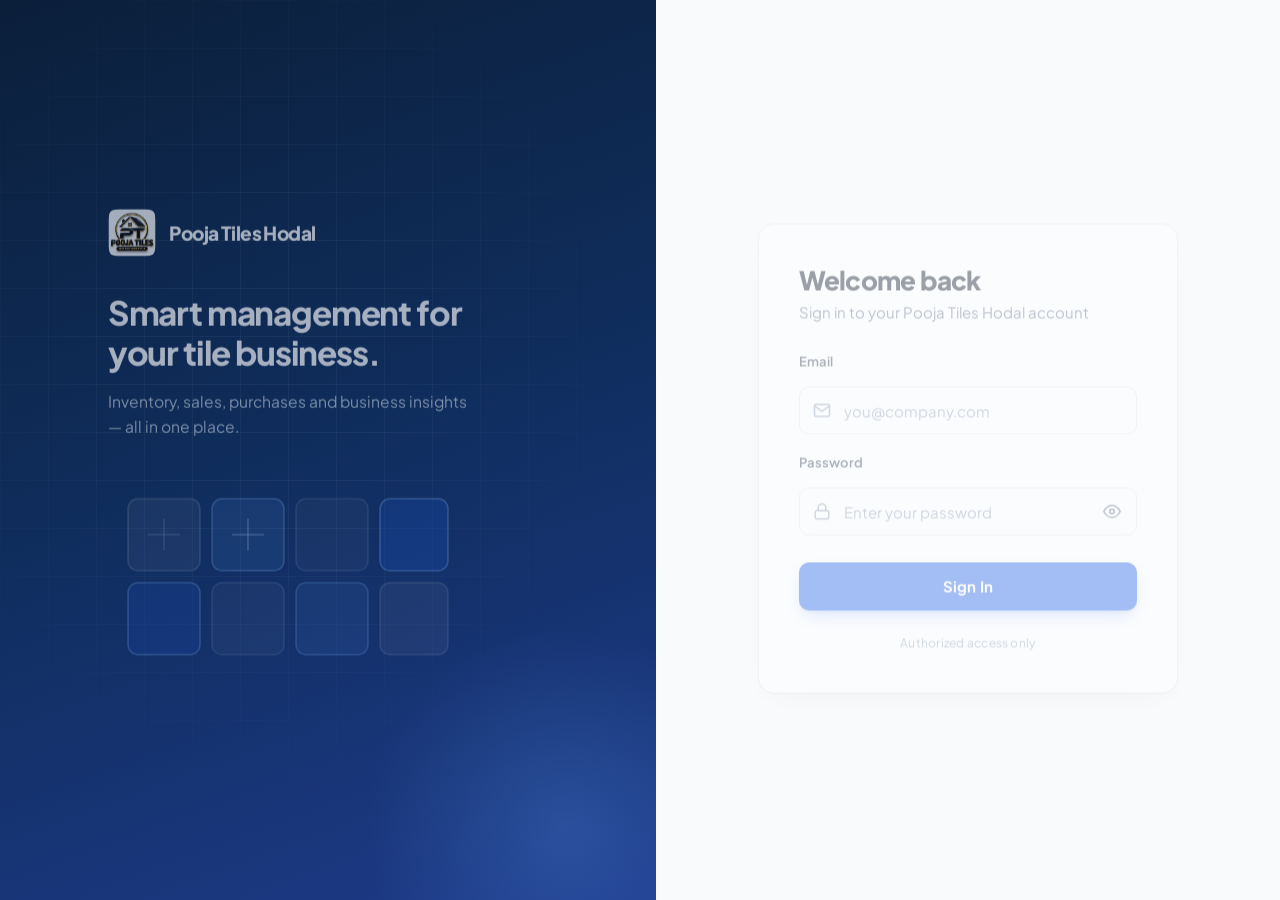
<file: frontend/reports.html>
<!DOCTYPE html>
<html lang="en">
<head>
  <meta charset="UTF-8">
  <meta name="viewport" content="width=device-width, initial-scale=1.0">
  <meta name="description" content="Business reports and profit summary for your tile shop.">
  <title>Reports — Pooja Tiles Hodal</title>
  <link rel="icon" href="pooja_tiles_logo.jpeg" type="image/jpeg">
  <link rel="preconnect" href="https://fonts.googleapis.com">
  <link rel="preconnect" href="https://fonts.gstatic.com" crossorigin>
  <link rel="stylesheet" href="css/variables.css">
  <link rel="stylesheet" href="css/base.css">
  <link rel="stylesheet" href="css/components.css">
  <link rel="stylesheet" href="css/reports.css">
</head>
<body>
  <div class="app-container">
    <aside class="sidebar" id="sidebar">
      <div class="sidebar-brand">
        <div class="brand-icon">
          <img src="pooja_tiles_logo.jpeg" alt="Logo" style="width: 100%; height: 100%; object-fit: cover; border-radius: 6px;">
        </div>
        <div class="brand-text">
          <span class="brand-title">Pooja Tiles</span>
          <span class="brand-subtitle">Hodal</span>
        </div>
      </div>

      <ul class="sidebar-menu">
        <li class="menu-category">Main Menu</li>
        <li>
          <a href="dashboard.html" class="nav-link">
            <svg viewBox="0 0 24 24" fill="none" stroke="currentColor">
              <rect x="3" y="3" width="7" height="7"></rect>
              <rect x="14" y="3" width="7" height="7"></rect>
              <rect x="14" y="14" width="7" height="7"></rect>
              <rect x="3" y="14" width="7" height="7"></rect>
            </svg>
            <span>Dashboard</span>
          </a>
        </li>
        <li>
          <a href="products.html" class="nav-link">
            <svg viewBox="0 0 24 24" fill="none" stroke="currentColor">
              <path d="M21 16V8a2 2 0 0 0-1-1.73l-7-4a2 2 0 0 0-2 0l-7 4A2 2 0 0 0 3 8v8a2 2 0 0 0 1 1.73l7 4a2 2 0 0 0 2 0l7-4A2 2 0 0 0 21 16z"></path>
              <polyline points="3.27 6.96 12 12.01 20.73 6.96"></polyline>
              <line x1="12" y1="22.08" x2="12" y2="12"></line>
            </svg>
            <span>Products</span>
          </a>
        </li>

        <li class="menu-category">Transactions</li>
        <li>
          <a href="sales.html" class="nav-link">
            <svg viewBox="0 0 24 24" fill="none" stroke="currentColor">
              <circle cx="9" cy="21" r="1"></circle>
              <circle cx="20" cy="21" r="1"></circle>
              <path d="M1 1h4l2.68 13.39a2 2 0 0 0 2 1.61h9.72a2 2 0 0 0 2-1.61L23 6H6"></path>
            </svg>
            <span>Sales</span>
          </a>
        </li>
        <li>
          <a href="purchases.html" class="nav-link">
            <svg viewBox="0 0 24 24" fill="none" stroke="currentColor">
              <path d="M6 2L3 6v14a2 2 0 0 0 2 2h14a2 2 0 0 0 2-2V6l-3-2z"></path>
              <line x1="3" y1="6" x2="21" y2="6"></line>
              <path d="M16 10a4 4 0 0 1-8 0"></path>
            </svg>
            <span>Purchases</span>
          </a>
        </li>
        <li>
          <a href="rejections.html" class="nav-link">
            <svg viewBox="0 0 24 24" fill="none" stroke="currentColor">
              <circle cx="12" cy="12" r="10"></circle>
              <line x1="15" y1="9" x2="9" y2="15"></line>
              <line x1="9" y1="9" x2="15" y2="15"></line>
            </svg>
            <span>Rejections</span>
          </a>
        </li>
        <li>
          <a href="expenses.html" class="nav-link">
            <svg viewBox="0 0 24 24" fill="none" stroke="currentColor">
              <line x1="12" y1="1" x2="12" y2="23"></line>
              <path d="M17 5H9.5a3.5 3.5 0 0 0 0 7h5a3.5 3.5 0 0 1 0 7H6"></path>
            </svg>
            <span>Expenses</span>
          </a>
        </li>

        <li class="menu-category">Insights</li>
        <li>
          <a href="reports.html" class="nav-link active">
            <svg viewBox="0 0 24 24" fill="none" stroke="currentColor">
              <line x1="18" y1="20" x2="18" y2="10"></line>
              <line x1="12" y1="20" x2="12" y2="4"></line>
              <line x1="6" y1="20" x2="6" y2="14"></line>
            </svg>
            <span>Reports</span>
          </a>
        </li>
      </ul>

      <div class="sidebar-footer">
        <div class="user-snippet">
          <div class="user-info-wrapper">
            <div class="user-avatar" id="sidebarAvatar">A</div>
            <div class="user-meta">
              <span class="user-name text-truncate" id="sidebarUsername">Administrator</span>
              <span class="user-role-badge">Admin</span>
            </div>
          </div>
          <button type="button" class="btn-logout" id="logoutBtn" title="Log Out">
            <svg width="18" height="18" viewBox="0 0 24 24" fill="none" stroke="currentColor" stroke-width="2">
              <path d="M9 21H5a2 2 0 0 1-2-2V5a2 2 0 0 1 2-2h4"></path>
              <polyline points="16 17 21 12 16 7"></polyline>
              <line x1="21" y1="12" x2="9" y2="12"></line>
            </svg>
          </button>
        </div>
      </div>
    </aside>

    <div class="main-wrapper">
      <header class="header">
        <div class="header-left">
          <button type="button" class="btn-toggle-sidebar" aria-label="Toggle navigation">
            <svg width="20" height="20" viewBox="0 0 24 24" fill="none" stroke="currentColor" stroke-width="2">
              <line x1="3" y1="12" x2="21" y2="12"></line>
              <line x1="3" y1="6" x2="21" y2="6"></line>
              <line x1="3" y1="18" x2="21" y2="18"></line>
            </svg>
          </button>
          <div class="page-title-group">
            <h1 class="page-title">Business Reports</h1>
            <span class="page-subtitle">Sales, purchases, profit, inventory, and receivables</span>
          </div>
        </div>
        <div class="header-right">
          <span class="badge badge-neutral" id="reportsFilterBadge">Overall summary</span>
        </div>
      </header>

      <main class="main-content">
        <div class="table-card report-filter-card">
          <div class="card-header" style="padding: var(--space-4) var(--space-6); margin-bottom: 0; display: flex; align-items: center; justify-content: space-between; flex-wrap: wrap; gap: var(--space-3);">
            <div>
              <h2 class="card-title" style="margin: 0;">Date Filter</h2>
              <span class="report-section-hint">Period metrics use the selected range. Inventory and receivables stay current.</span>
            </div>
            <div class="toolbar-filters" style="margin: 0;">
              <div class="date-range-filter">
                <label for="reportsStartDate">From
                  <input type="date" id="reportsStartDate" class="form-control" aria-label="From date">
                </label>
                <label for="reportsEndDate">To
                  <input type="date" id="reportsEndDate" class="form-control" aria-label="To date">
                </label>
                <button type="button" class="btn btn-primary btn-sm" id="applyReportsDateFilterBtn">Apply Filter</button>
                <button type="button" class="btn btn-secondary btn-sm" id="clearReportsDateFilterBtn">Clear Filter</button>
              </div>
            </div>
          </div>
        </div>

        <div class="report-loading-overlay hidden" id="reportLoadingOverlay" role="status">
          <span class="spinner-sm"></span>
          <span>Loading report…</span>
        </div>

        <div class="api-error-banner hidden" id="apiErrorBanner" role="alert">
          <div class="api-error-content">
            <span class="api-error-title">Failed to load report</span>
            <span class="api-error-msg" id="apiErrorMsg">Could not connect to the server.</span>
          </div>
          <button type="button" class="btn btn-secondary btn-sm" id="retryLoadBtn">Retry</button>
        </div>

        <!-- Sales -->
        <section class="report-section">
          <div class="report-section-header">
            <h2 class="report-section-title">Sales</h2>
            <span class="report-section-hint">Period-based</span>
          </div>
          <div class="report-stats-grid">
            <div class="stat-card">
              <div class="stat-content">
                <span class="stat-label">Revenue</span>
                <span class="stat-value" id="statRevenue">—</span>
                <span class="stat-subtext">Current sale totals</span>
              </div>
              <div class="stat-icon-wrapper emerald">
                <svg width="22" height="22" viewBox="0 0 24 24" fill="none" stroke="currentColor" stroke-width="2">
                  <line x1="12" y1="1" x2="12" y2="23"></line>
                  <path d="M17 5H9.5a3.5 3.5 0 0 0 0 7h5a3.5 3.5 0 0 1 0 7H6"></path>
                </svg>
              </div>
            </div>
            <div class="stat-card">
              <div class="stat-content">
                <span class="stat-label">Orders</span>
                <span class="stat-value" id="statOrders">—</span>
                <span class="stat-subtext">Active (total &gt; 0)</span>
              </div>
              <div class="stat-icon-wrapper blue">
                <svg width="22" height="22" viewBox="0 0 24 24" fill="none" stroke="currentColor" stroke-width="2">
                  <path d="M1 1h4l2.68 13.39a2 2 0 0 0 2 1.61h9.72a2 2 0 0 0 2-1.61L23 6H6"></path>
                </svg>
              </div>
            </div>
            <div class="stat-card">
              <div class="stat-content">
                <span class="stat-label">Quantity Sold</span>
                <span class="stat-value" id="statQtySold">—</span>
                <span class="stat-subtext">Net boxes after returns</span>
              </div>
              <div class="stat-icon-wrapper amber">
                <svg width="22" height="22" viewBox="0 0 24 24" fill="none" stroke="currentColor" stroke-width="2">
                  <path d="M21 16V8a2 2 0 0 0-1-1.73l-7-4a2 2 0 0 0-2 0l-7 4A2 2 0 0 0 3 8v8a2 2 0 0 0 1 1.73l7 4a2 2 0 0 0 2 0l7-4A2 2 0 0 0 21 16z"></path>
                </svg>
              </div>
            </div>
            <div class="stat-card">
              <div class="stat-content">
                <span class="stat-label">Cash Received</span>
                <span class="stat-value" id="statCash">—</span>
                <span class="stat-subtext">Stored cash amounts</span>
              </div>
              <div class="stat-icon-wrapper emerald">
                <svg width="22" height="22" viewBox="0 0 24 24" fill="none" stroke="currentColor" stroke-width="2">
                  <rect x="2" y="6" width="20" height="12" rx="2"></rect>
                  <circle cx="12" cy="12" r="3"></circle>
                </svg>
              </div>
            </div>
            <div class="stat-card">
              <div class="stat-content">
                <span class="stat-label">UPI Received</span>
                <span class="stat-value" id="statUpi">—</span>
                <span class="stat-subtext">Stored UPI amounts</span>
              </div>
              <div class="stat-icon-wrapper blue">
                <svg width="22" height="22" viewBox="0 0 24 24" fill="none" stroke="currentColor" stroke-width="2">
                  <rect x="5" y="2" width="14" height="20" rx="2"></rect>
                  <line x1="12" y1="18" x2="12.01" y2="18"></line>
                </svg>
              </div>
            </div>
            <div class="stat-card">
              <div class="stat-content">
                <span class="stat-label">Total Refunded</span>
                <span class="stat-value" id="statRefunded">—</span>
                <span class="stat-subtext">Completed customer refunds</span>
              </div>
              <div class="stat-icon-wrapper rose">
                <svg width="22" height="22" viewBox="0 0 24 24" fill="none" stroke="currentColor" stroke-width="2">
                  <polyline points="1 4 1 10 7 10"></polyline>
                  <path d="M3.51 15a9 9 0 1 0 2.13-9.36L1 10"></path>
                </svg>
              </div>
            </div>
          </div>
        </section>

        <!-- Purchases -->
        <section class="report-section">
          <div class="report-section-header">
            <h2 class="report-section-title">Purchases</h2>
            <span class="report-section-hint">Period-based · not subtracted from profit</span>
          </div>
          <div class="report-stats-grid">
            <div class="stat-card">
              <div class="stat-content">
                <span class="stat-label">Purchase Amount</span>
                <span class="stat-value" id="statPurchaseAmount">—</span>
                <span class="stat-subtext">Sum of purchase totals</span>
              </div>
              <div class="stat-icon-wrapper blue">
                <svg width="22" height="22" viewBox="0 0 24 24" fill="none" stroke="currentColor" stroke-width="2">
                  <path d="M6 2L3 6v14a2 2 0 0 0 2 2h14a2 2 0 0 0 2-2V6l-3-2z"></path>
                  <line x1="3" y1="6" x2="21" y2="6"></line>
                </svg>
              </div>
            </div>
            <div class="stat-card">
              <div class="stat-content">
                <span class="stat-label">Purchase Orders</span>
                <span class="stat-value" id="statPurchaseOrders">—</span>
                <span class="stat-subtext">Purchase records</span>
              </div>
              <div class="stat-icon-wrapper amber">
                <svg width="22" height="22" viewBox="0 0 24 24" fill="none" stroke="currentColor" stroke-width="2">
                  <path d="M14 2H6a2 2 0 0 0-2 2v16a2 2 0 0 0 2 2h12a2 2 0 0 0 2-2V8z"></path>
                  <polyline points="14 2 14 8 20 8"></polyline>
                </svg>
              </div>
            </div>
            <div class="stat-card">
              <div class="stat-content">
                <span class="stat-label">Quantity Purchased</span>
                <span class="stat-value" id="statPurchaseQty">—</span>
                <span class="stat-subtext">Boxes purchased</span>
              </div>
              <div class="stat-icon-wrapper emerald">
                <svg width="22" height="22" viewBox="0 0 24 24" fill="none" stroke="currentColor" stroke-width="2">
                  <polyline points="9 11 12 14 22 4"></polyline>
                  <path d="M21 12v7a2 2 0 0 1-2 2H5a2 2 0 0 1-2-2V5a2 2 0 0 1 2-2h11"></path>
                </svg>
              </div>
            </div>
          </div>
        </section>

        <!-- Rejections -->
        <section class="report-section">
          <div class="report-section-header">
            <h2 class="report-section-title">Rejections</h2>
            <span class="report-section-hint">Period-based · uses saved cost snapshot</span>
          </div>
          <div class="report-stats-grid">
            <div class="stat-card">
              <div class="stat-content">
                <span class="stat-label">Rejected Quantity</span>
                <span class="stat-value" id="statRejectedQty">—</span>
                <span class="stat-subtext">Boxes rejected</span>
              </div>
              <div class="stat-icon-wrapper rose">
                <svg width="22" height="22" viewBox="0 0 24 24" fill="none" stroke="currentColor" stroke-width="2">
                  <circle cx="12" cy="12" r="10"></circle>
                  <line x1="15" y1="9" x2="9" y2="15"></line>
                  <line x1="9" y1="9" x2="15" y2="15"></line>
                </svg>
              </div>
            </div>
            <div class="stat-card">
              <div class="stat-content">
                <span class="stat-label">Rejection Loss</span>
                <span class="stat-value" id="statRejectionLoss">—</span>
                <span class="stat-subtext">Qty × saved cost price</span>
              </div>
              <div class="stat-icon-wrapper rose">
                <svg width="22" height="22" viewBox="0 0 24 24" fill="none" stroke="currentColor" stroke-width="2">
                  <polyline points="23 6 13.5 15.5 8.5 10.5 1 18"></polyline>
                  <polyline points="17 6 23 6 23 12"></polyline>
                </svg>
              </div>
            </div>
          </div>
        </section>

        <!-- Expenses -->
        <section class="report-section">
          <div class="report-section-header">
            <h2 class="report-section-title">Expenses</h2>
            <span class="report-section-hint">Period-based</span>
          </div>
          <div class="report-stats-grid">
            <div class="stat-card">
              <div class="stat-content">
                <span class="stat-label">Total Expenses</span>
                <span class="stat-value" id="statExpensesTotal">—</span>
                <span class="stat-subtext">All expenses in period</span>
              </div>
              <div class="stat-icon-wrapper amber">
                <svg width="22" height="22" viewBox="0 0 24 24" fill="none" stroke="currentColor" stroke-width="2">
                  <line x1="12" y1="1" x2="12" y2="23"></line>
                  <path d="M17 5H9.5a3.5 3.5 0 0 0 0 7h5a3.5 3.5 0 0 1 0 7H6"></path>
                </svg>
              </div>
            </div>
          </div>
        </section>

        <!-- Profit -->
        <section class="report-section">
          <div class="report-section-header">
            <h2 class="report-section-title">Profit</h2>
            <span class="report-section-hint">Gross = Revenue − COGS · Net = Gross − Rejection Loss − Expenses</span>
          </div>
          <div class="report-stats-grid">
            <div class="stat-card">
              <div class="stat-content">
                <span class="stat-label">COGS</span>
                <span class="stat-value" id="statCogs">—</span>
                <span class="stat-subtext">Qty × sale-time cost</span>
              </div>
              <div class="stat-icon-wrapper amber">
                <svg width="22" height="22" viewBox="0 0 24 24" fill="none" stroke="currentColor" stroke-width="2">
                  <circle cx="12" cy="12" r="10"></circle>
                  <polyline points="12 6 12 12 16 14"></polyline>
                </svg>
              </div>
            </div>
            <div class="stat-card">
              <div class="stat-content">
                <span class="stat-label">Gross Profit</span>
                <span class="stat-value" id="statGrossProfit">—</span>
                <span class="stat-subtext">Revenue − COGS</span>
              </div>
              <div class="stat-icon-wrapper emerald">
                <svg width="22" height="22" viewBox="0 0 24 24" fill="none" stroke="currentColor" stroke-width="2">
                  <polyline points="23 6 13.5 15.5 8.5 10.5 1 18"></polyline>
                  <polyline points="17 6 23 6 23 12"></polyline>
                </svg>
              </div>
            </div>
            <div class="stat-card">
              <div class="stat-content">
                <span class="stat-label">Net Profit</span>
                <span class="stat-value" id="statNetProfit">—</span>
                <span class="stat-subtext">After rejections &amp; expenses</span>
              </div>
              <div class="stat-icon-wrapper emerald">
                <svg width="22" height="22" viewBox="0 0 24 24" fill="none" stroke="currentColor" stroke-width="2">
                  <path d="M22 11.08V12a10 10 0 1 1-5.93-9.14"></path>
                  <polyline points="22 4 12 14.01 9 11.01"></polyline>
                </svg>
              </div>
            </div>
          </div>
        </section>

        <!-- Inventory (current) -->
        <section class="report-section">
          <div class="report-section-header">
            <h2 class="report-section-title">Inventory</h2>
            <span class="report-section-hint">Current snapshot · not filtered by date</span>
          </div>
          <div class="report-stats-grid">
            <div class="stat-card">
              <div class="stat-content">
                <span class="stat-label">Total Stock</span>
                <span class="stat-value" id="statTotalStock">—</span>
                <span class="stat-subtext">Boxes on hand</span>
              </div>
              <div class="stat-icon-wrapper blue">
                <svg width="22" height="22" viewBox="0 0 24 24" fill="none" stroke="currentColor" stroke-width="2">
                  <path d="M21 16V8a2 2 0 0 0-1-1.73l-7-4a2 2 0 0 0-2 0l-7 4A2 2 0 0 0 3 8v8a2 2 0 0 0 1 1.73l7 4a2 2 0 0 0 2 0l7-4A2 2 0 0 0 21 16z"></path>
                </svg>
              </div>
            </div>
            <div class="stat-card">
              <div class="stat-content">
                <span class="stat-label">Inventory Value</span>
                <span class="stat-value" id="statInventoryValue">—</span>
                <span class="stat-subtext">Stock × Avg PP</span>
              </div>
              <div class="stat-icon-wrapper emerald">
                <svg width="22" height="22" viewBox="0 0 24 24" fill="none" stroke="currentColor" stroke-width="2">
                  <line x1="12" y1="1" x2="12" y2="23"></line>
                  <path d="M17 5H9.5a3.5 3.5 0 0 0 0 7h5a3.5 3.5 0 0 1 0 7H6"></path>
                </svg>
              </div>
            </div>
            <div class="stat-card">
              <div class="stat-content">
                <span class="stat-label">Total Designs</span>
                <span class="stat-value" id="statTotalDesigns">—</span>
                <span class="stat-subtext">Product records</span>
              </div>
              <div class="stat-icon-wrapper amber">
                <svg width="22" height="22" viewBox="0 0 24 24" fill="none" stroke="currentColor" stroke-width="2">
                  <rect x="3" y="3" width="7" height="7"></rect>
                  <rect x="14" y="3" width="7" height="7"></rect>
                  <rect x="14" y="14" width="7" height="7"></rect>
                  <rect x="3" y="14" width="7" height="7"></rect>
                </svg>
              </div>
            </div>
            <div class="stat-card">
              <div class="stat-content">
                <span class="stat-label">Low Stock</span>
                <span class="stat-value" id="statLowStock">—</span>
                <span class="stat-subtext">Stock 1–15</span>
              </div>
              <div class="stat-icon-wrapper amber">
                <svg width="22" height="22" viewBox="0 0 24 24" fill="none" stroke="currentColor" stroke-width="2">
                  <path d="M10.29 3.86L1.82 18a2 2 0 0 0 1.71 3h16.94a2 2 0 0 0 1.71-3L13.71 3.86a2 2 0 0 0-3.42 0z"></path>
                  <line x1="12" y1="9" x2="12" y2="13"></line>
                  <line x1="12" y1="17" x2="12.01" y2="17"></line>
                </svg>
              </div>
            </div>
            <div class="stat-card">
              <div class="stat-content">
                <span class="stat-label">Out of Stock</span>
                <span class="stat-value" id="statOutOfStock">—</span>
                <span class="stat-subtext">Stock = 0</span>
              </div>
              <div class="stat-icon-wrapper rose">
                <svg width="22" height="22" viewBox="0 0 24 24" fill="none" stroke="currentColor" stroke-width="2">
                  <circle cx="12" cy="12" r="10"></circle>
                  <line x1="15" y1="9" x2="9" y2="15"></line>
                  <line x1="9" y1="9" x2="15" y2="15"></line>
                </svg>
              </div>
            </div>
          </div>
        </section>

        <!-- Receivables (current) -->
        <section class="report-section">
          <div class="report-section-header">
            <h2 class="report-section-title">Receivables</h2>
            <span class="report-section-hint">Current snapshot · not filtered by date</span>
          </div>
          <div class="report-stats-grid">
            <div class="stat-card">
              <div class="stat-content">
                <span class="stat-label">Outstanding</span>
                <span class="stat-value" id="statOutstanding">—</span>
                <span class="stat-subtext">Current udhari total</span>
              </div>
              <div class="stat-icon-wrapper amber">
                <svg width="22" height="22" viewBox="0 0 24 24" fill="none" stroke="currentColor" stroke-width="2">
                  <circle cx="12" cy="12" r="10"></circle>
                  <polyline points="12 6 12 12 16 14"></polyline>
                </svg>
              </div>
            </div>
            <div class="stat-card">
              <div class="stat-content">
                <span class="stat-label">Refund Pending</span>
                <span class="stat-value" id="statRefundPending">—</span>
                <span class="stat-subtext">Current refund_amount</span>
              </div>
              <div class="stat-icon-wrapper rose">
                <svg width="22" height="22" viewBox="0 0 24 24" fill="none" stroke="currentColor" stroke-width="2">
                  <polyline points="1 4 1 10 7 10"></polyline>
                  <path d="M3.51 15a9 9 0 1 0 2.13-9.36L1 10"></path>
                </svg>
              </div>
            </div>
            <div class="stat-card">
              <div class="stat-content">
                <span class="stat-label">Refund Completed</span>
                <span class="stat-value" id="statRefundCompleted">—</span>
                <span class="stat-subtext">Cumulative refunded total</span>
              </div>
              <div class="stat-icon-wrapper emerald">
                <svg width="22" height="22" viewBox="0 0 24 24" fill="none" stroke="currentColor" stroke-width="2">
                  <path d="M22 11.08V12a10 10 0 1 1-5.93-9.14"></path>
                  <polyline points="22 4 12 14.01 9 11.01"></polyline>
                </svg>
              </div>
            </div>
          </div>
        </section>
      </main>
    </div>
  </div>

  <div class="toast-container" id="toastContainer"></div>

  <script src="js/config.js"></script>
  <script src="js/ui.js"></script>
  <script src="js/auth.js"></script>
  <script src="js/reports.js"></script>
</body>
</html>
</file>
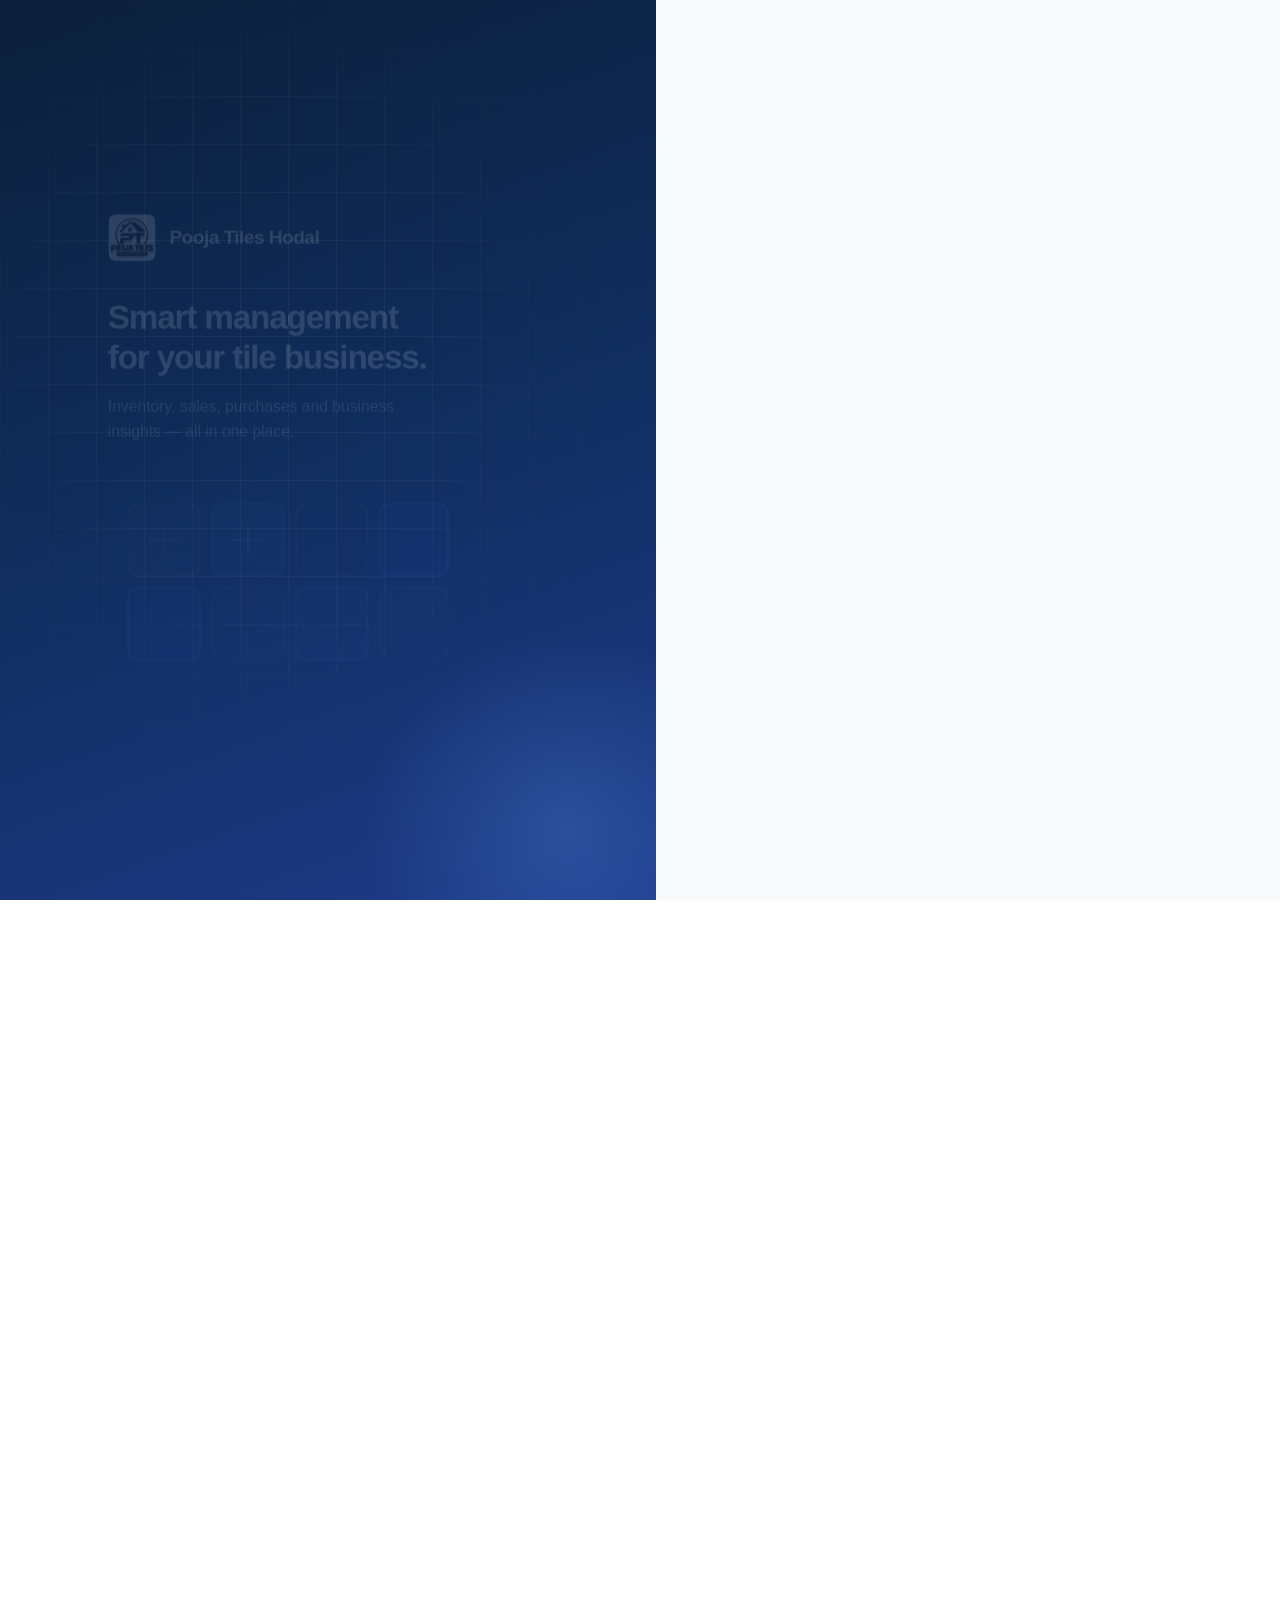
<file: frontend/sales.html>
<!DOCTYPE html>
<html lang="en">

<head>
  <meta charset="UTF-8">
  <meta name="viewport" content="width=device-width, initial-scale=1.0">
  <title>Sales Orders &amp; Billing — Pooja Tiles Hodal</title>
  <link rel="icon" href="pooja_tiles_logo.jpeg" type="image/jpeg">
  <link rel="preconnect" href="https://fonts.googleapis.com">
  <link rel="preconnect" href="https://fonts.gstatic.com" crossorigin>
  <link rel="stylesheet" href="css/variables.css">
  <link rel="stylesheet" href="css/base.css">
  <link rel="stylesheet" href="css/components.css">
  <link rel="stylesheet" href="css/sales.css">
</head>

<body>
  <div class="app-container">
    <!-- Left Sidebar -->
    <aside class="sidebar" id="sidebar">
      <div class="sidebar-brand">
        <div class="brand-icon">
          <img src="pooja_tiles_logo.jpeg" alt="Logo" style="width: 100%; height: 100%; object-fit: cover; border-radius: 6px;">
        </div>
        <div class="brand-text">
          <span class="brand-title">Pooja Tiles</span>
          <span class="brand-subtitle">Hodal</span>
        </div>
      </div>

      <ul class="sidebar-menu">
        <li class="menu-category">Main Menu</li>
        <li>
          <a href="dashboard.html" class="nav-link">
            <svg viewBox="0 0 24 24" fill="none" stroke="currentColor">
              <rect x="3" y="3" width="7" height="7"></rect>
              <rect x="14" y="3" width="7" height="7"></rect>
              <rect x="14" y="14" width="7" height="7"></rect>
              <rect x="3" y="14" width="7" height="7"></rect>
            </svg>
            <span>Dashboard</span>
          </a>
        </li>
        <li>
          <a href="products.html" class="nav-link">
            <svg viewBox="0 0 24 24" fill="none" stroke="currentColor">
              <path
                d="M21 16V8a2 2 0 0 0-1-1.73l-7-4a2 2 0 0 0-2 0l-7 4A2 2 0 0 0 3 8v8a2 2 0 0 0 1 1.73l7 4a2 2 0 0 0 2 0l7-4A2 2 0 0 0 21 16z">
              </path>
              <polyline points="3.27 6.96 12 12.01 20.73 6.96"></polyline>
              <line x1="12" y1="22.08" x2="12" y2="12"></line>
            </svg>
            <span>Products</span>
          </a>
        </li>

        <li class="menu-category">Transactions</li>
        <li>
          <a href="sales.html" class="nav-link active">
            <svg viewBox="0 0 24 24" fill="none" stroke="currentColor">
              <circle cx="9" cy="21" r="1"></circle>
              <circle cx="20" cy="21" r="1"></circle>
              <path d="M1 1h4l2.68 13.39a2 2 0 0 0 2 1.61h9.72a2 2 0 0 0 2-1.61L23 6H6"></path>
            </svg>
            <span>Sales</span>
          </a>
        </li>
        <li>
          <a href="purchases.html" class="nav-link">
            <svg viewBox="0 0 24 24" fill="none" stroke="currentColor">
              <path d="M6 2L3 6v14a2 2 0 0 0 2 2h14a2 2 0 0 0 2-2V6l-3-2z"></path>
              <line x1="3" y1="6" x2="21" y2="6"></line>
              <path d="M16 10a4 4 0 0 1-8 0"></path>
            </svg>
            <span>Purchases</span>
          </a>
        </li>
        <li>
          <a href="rejections.html" class="nav-link">
            <svg viewBox="0 0 24 24" fill="none" stroke="currentColor">
              <circle cx="12" cy="12" r="10"></circle>
              <line x1="15" y1="9" x2="9" y2="15"></line>
              <line x1="9" y1="9" x2="15" y2="15"></line>
            </svg>
            <span>Rejections</span>
          </a>
        </li>
        <li>
          <a href="expenses.html" class="nav-link">
            <svg viewBox="0 0 24 24" fill="none" stroke="currentColor">
              <line x1="12" y1="1" x2="12" y2="23"></line>
              <path d="M17 5H9.5a3.5 3.5 0 0 0 0 7h5a3.5 3.5 0 0 1 0 7H6"></path>
            </svg>
            <span>Expenses</span>
          </a>
        </li>

        <li class="menu-category">Insights</li>
        <li>
          <a href="reports.html" class="nav-link">
            <svg viewBox="0 0 24 24" fill="none" stroke="currentColor">
              <line x1="18" y1="20" x2="18" y2="10"></line>
              <line x1="12" y1="20" x2="12" y2="4"></line>
              <line x1="6" y1="20" x2="6" y2="14"></line>
            </svg>
            <span>Reports</span>
          </a>
        </li>
      </ul>

      <div class="sidebar-footer">
        <div class="user-snippet">
          <div class="user-info-wrapper">
            <div class="user-avatar" id="sidebarAvatar">A</div>
            <div class="user-meta">
              <span class="user-name text-truncate" id="sidebarUserName">Administrator</span>
              <span class="user-role-badge" id="sidebarUserRole">Admin</span>
            </div>
          </div>
          <button type="button" class="btn-logout" id="logoutBtn" title="Log Out">
            <svg width="18" height="18" viewBox="0 0 24 24" fill="none" stroke="currentColor" stroke-width="2">
              <path d="M9 21H5a2 2 0 0 1-2-2V5a2 2 0 0 1 2-2h4"></path>
              <polyline points="16 17 21 12 16 7"></polyline>
              <line x1="21" y1="12" x2="9" y2="12"></line>
            </svg>
          </button>
        </div>
      </div>
    </aside>

    <!-- Main Wrapper -->
    <div class="main-wrapper">
      <header class="header">
        <div class="header-left">
          <button type="button" class="btn-toggle-sidebar" aria-label="Toggle navigation">
            <svg width="20" height="20" viewBox="0 0 24 24" fill="none" stroke="currentColor" stroke-width="2">
              <line x1="3" y1="12" x2="21" y2="12"></line>
              <line x1="3" y1="6" x2="21" y2="6"></line>
              <line x1="3" y1="18" x2="21" y2="18"></line>
            </svg>
          </button>
          <div class="page-title-group">
            <h1 class="page-title">Customer Sales Orders &amp; Billing</h1>
            <span class="page-subtitle">Process customer sales, record dispatched stock, and track revenue
              transactions</span>
          </div>
        </div>

        <div class="header-right">
          <button type="button" class="btn btn-primary" id="openCreateSaleBtn">
            <svg width="18" height="18" viewBox="0 0 24 24" fill="none" stroke="currentColor" stroke-width="2.5">
              <line x1="12" y1="5" x2="12" y2="19"></line>
              <line x1="5" y1="12" x2="19" y2="12"></line>
            </svg>
            <span>Record Sale</span>
          </button>
        </div>
      </header>

      <main class="main-content">
        <!-- Stats Row -->
        <div class="stats-grid summary-cards-grid" id="salesStatsGrid">
          <div class="stat-card">
            <div class="stat-content">
              <span class="stat-label">Total Sales Orders</span>
              <span class="stat-value" id="statTotalSales">0</span>
              <span class="stat-subtext">Completed sales to date</span>
            </div>
            <div class="stat-icon-wrapper blue">
              <svg width="24" height="24" viewBox="0 0 24 24" fill="none" stroke="currentColor" stroke-width="2">
                <circle cx="9" cy="21" r="1"></circle>
                <circle cx="20" cy="21" r="1"></circle>
                <path d="M1 1h4l2.68 13.39a2 2 0 0 0 2 1.61h9.72a2 2 0 0 0 2-1.61L23 6H6"></path>
              </svg>
            </div>
          </div>

          <div class="stat-card">
            <div class="stat-content">
              <span class="stat-label">Total Sales Revenue</span>
              <span class="stat-value" id="statTotalRevenue">₹ 0.00</span>
              <span class="stat-subtext">Cumulative billed revenue</span>
            </div>
            <div class="stat-icon-wrapper emerald">
              <svg width="24" height="24" viewBox="0 0 24 24" fill="none" stroke="currentColor" stroke-width="2">
                <line x1="12" y1="1" x2="12" y2="23"></line>
                <path d="M17 5H9.5a3.5 3.5 0 0 0 0 7h5a3.5 3.5 0 0 1 0 7H6"></path>
              </svg>
            </div>
          </div>

          <div class="stat-card">
            <div class="stat-content">
              <span class="stat-label">Total Products Sold</span>
              <span class="stat-value" id="statTotalItemsSold">0</span>
              <span class="stat-subtext">Tile boxes dispatched</span>
            </div>
            <div class="stat-icon-wrapper amber">
              <svg width="24" height="24" viewBox="0 0 24 24" fill="none" stroke="currentColor" stroke-width="2">
                <path
                  d="M21 16V8a2 2 0 0 0-1-1.73l-7-4a2 2 0 0 0-2 0l-7 4A2 2 0 0 0 3 8v8a2 2 0 0 0 1 1.73l7 4a2 2 0 0 0 2 0l7-4A2 2 0 0 0 21 16z">
                </path>
                <polyline points="3.27 6.96 12 12.01 20.73 6.96"></polyline>
                <line x1="12" y1="22.08" x2="12" y2="12"></line>
              </svg>
            </div>
          </div>
        </div>

        <!-- Sales History Table Card -->
        <div class="table-card">
          <div class="card-header"
            style="padding: var(--space-5) var(--space-6); margin-bottom: 0; display: flex; align-items: center; justify-content: space-between; flex-wrap: wrap; gap: var(--space-3);">
            <div style="display: flex; align-items: center; gap: var(--space-3);">
              <h2 class="card-title">Sales History &amp; Orders</h2>
              <span class="badge badge-neutral" id="salesCount">0 sales</span>
            </div>
            <div class="toolbar-filters" style="margin: 0;">
              <div class="date-range-filter">
                <label for="salesStartDate">From
                  <input type="date" id="salesStartDate" class="form-control" aria-label="From date">
                </label>
                <label for="salesEndDate">To
                  <input type="date" id="salesEndDate" class="form-control" aria-label="To date">
                </label>
                <button type="button" class="btn btn-primary btn-sm" id="applySalesDateFilterBtn">Apply Filter</button>
                <button type="button" class="btn btn-secondary btn-sm" id="clearSalesDateFilterBtn">Clear Filter</button>
              </div>
              <input type="text" id="salesSearchInput" class="form-control" placeholder="Filter customer or product..."
                style="max-width: 250px; font-size: var(--font-size-xs); padding: 0.45rem 0.75rem;"
                aria-label="Filter sales">
              <button type="button" class="btn btn-secondary btn-sm" id="refreshSalesBtn" onclick="Sales.refreshSales()"
                title="Refresh sales">
                <svg width="14" height="14" viewBox="0 0 24 24" fill="none" stroke="currentColor" stroke-width="2">
                  <polyline points="23 4 23 10 17 10"></polyline>
                  <path d="M20.49 15a9 9 0 1 1-2.12-9.36L23 10"></path>
                </svg>
                <span>Refresh</span>
              </button>
            </div>
          </div>

          <div style="padding: var(--space-5) var(--space-6);" id="saleHistoryContainer">
            <!-- Rendered dynamically by Sales.renderSaleHistory() -->
          </div>
        </div>
      </main>
    </div>
  </div>

  <!-- =============================================
       Modal: Record Customer Sale Modal
       ============================================= -->
  <div class="modal-backdrop" id="createSaleModal" role="dialog" aria-modal="true" aria-labelledby="createSaleTitle">
    <div class="modal modal-lg">
      <div class="modal-header">
        <div class="modal-header-accent"></div>
        <h3 class="modal-title" id="createSaleTitle">
          <svg width="20" height="20" viewBox="0 0 24 24" fill="none" stroke="currentColor" stroke-width="2.5"
            style="color:var(--primary)">
            <circle cx="9" cy="21" r="1"></circle>
            <circle cx="20" cy="21" r="1"></circle>
            <path d="M1 1h4l2.68 13.39a2 2 0 0 0 2 1.61h9.72a2 2 0 0 0 2-1.61L23 6H6"></path>
          </svg>
          Record Customer Sale Order
        </h3>
        <button type="button" class="modal-close-btn" data-modal-close aria-label="Close dialog">
          <svg width="20" height="20" viewBox="0 0 24 24" fill="none" stroke="currentColor" stroke-width="2">
            <line x1="18" y1="6" x2="6" y2="18"></line>
            <line x1="6" y1="6" x2="18" y2="18"></line>
          </svg>
        </button>
      </div>

      <form id="saleForm" novalidate>
        <div class="modal-body">
          <div class="form-server-error hidden" id="saleServerError" role="alert"></div>

          <!-- Customer, Phone & Date -->
          <div class="modal-grid-3" style="margin-bottom: var(--space-4);">
            <div class="form-group">
              <label for="customerName" class="form-label">
                Customer Name <span class="required-star">*</span>
              </label>
              <input type="text" id="customerName" class="form-control"
                placeholder="e.g. Rahul Sharma" maxlength="100" autocomplete="off">
              <span class="form-error" id="err_customer"></span>
            </div>

            <div class="form-group">
              <label for="customerPhone" class="form-label">
                Phone Number <span class="required-star">*</span>
              </label>
              <input type="tel" id="customerPhone" class="form-control"
                placeholder="10-digit mobile, e.g. 9876543210" maxlength="10" autocomplete="off">
              <span class="form-error" id="err_phone"></span>
            </div>

            <div class="form-group">
              <label for="saleDate" class="form-label">
                Sale Date <span class="required-star">*</span>
              </label>
              <input type="date" id="saleDate" class="form-control">
              <span class="form-error" id="err_sale_date"></span>
            </div>
          </div>

          <!-- Line Items Section -->
          <div style="margin-top: var(--space-2);">
            <div
              style="display: flex; align-items: center; justify-content: space-between; margin-bottom: var(--space-2);">
              <label class="form-label" style="margin-bottom: 0; font-weight: 700;">
                Sale Line Items <span class="required-star">*</span>
              </label>
              <span style="font-size: var(--font-size-xs); color: var(--text-muted);">
                Inventory stock will be deducted automatically
              </span>
            </div>

            <div class="sale-items-header">
              <span>Tile Product</span>
              <span>Available Stock</span>
              <span class="col-avg-pp">Avg Purchase Price</span>
              <span>Qty (Boxes)</span>
              <span>Selling Price (₹)</span>
              <span>Line Total</span>
              <span></span>
            </div>

            <div id="saleItemsContainer">
              <!-- Dynamic item rows added by Sales.addItemRow() -->
            </div>

            <button type="button" class="btn-add-row" id="addSaleItemRowBtn">
              <svg width="14" height="14" viewBox="0 0 24 24" fill="none" stroke="currentColor" stroke-width="2.5">
                <line x1="12" y1="5" x2="12" y2="19"></line>
                <line x1="5" y1="12" x2="19" y2="12"></line>
              </svg>
              Add Another Product
            </button>

            <!-- Grand Total Bar -->
            <div class="grand-total-bar">
              <span class="total-label">Grand Total Sale Amount:</span>
              <span class="total-value" id="saleGrandTotalValue">₹ 0.00</span>
            </div>

            <!-- Payment Settlement Breakdown Section -->
            <div class="payment-breakdown-section">
              <div class="payment-breakdown-title">
                <span>Payment Settlement Breakdown <span class="required-star">*</span></span>
                <div class="payment-quick-actions">
                  <span style="font-size: 11px; color: var(--text-muted); text-transform: none; font-weight: 500;">Quick Fill:</span>
                  <button type="button" class="btn-quick-fill" onclick="Sales.quickFillPayment('cash')">Full Cash</button>
                  <button type="button" class="btn-quick-fill" onclick="Sales.quickFillPayment('upi')">Full UPI</button>
                  <button type="button" class="btn-quick-fill" onclick="Sales.quickFillPayment('udhari')">Full Udhaari</button>
                </div>
              </div>

              <div class="payment-grid">
                <div class="form-group">
                  <label for="cashAmount" class="form-label">
                    Cash Paid (₹)
                  </label>
                  <input type="number" id="cashAmount" class="form-control" placeholder="0.00" min="0" step="0.01" value="0">
                  <span class="form-error" id="err_cash"></span>
                </div>

                <div class="form-group">
                  <label for="upiAmount" class="form-label">
                    UPI Received (₹)
                  </label>
                  <input type="number" id="upiAmount" class="form-control" placeholder="0.00" min="0" step="0.01" value="0">
                  <span class="form-error" id="err_upi"></span>
                </div>

                <div class="form-group">
                  <label for="udhariAmount" class="form-label">
                    Udhaari / Outstanding (₹)
                  </label>
                  <input type="number" id="udhariAmount" class="form-control" placeholder="0.00" min="0" step="0.01" value="0">
                  <span class="form-error" id="err_udhari"></span>
                </div>
              </div>

              <div class="payment-balance-bar">
                <span>Settled: <strong id="paymentSettledValue">₹ 0.00</strong> of <span id="paymentTargetValue">₹ 0.00</span></span>
                <span class="payment-diff-badge balanced" id="paymentDiffBadge">✓ Balanced</span>
              </div>
            </div>
          </div>
        </div>

        <div class="modal-footer">
          <button type="button" class="btn btn-secondary" data-modal-close>Cancel</button>
          <button type="submit" class="btn btn-primary" id="saleSubmitBtn">
            <span class="btn-label">Confirm &amp; Record Sale</span>
            <span class="btn-spinner hidden">
              <span class="spinner-sm"></span>
              Recording Sale...
            </span>
          </button>
        </div>
      </form>
    </div>
  </div>

  <!-- =============================================
       Modal: Record Customer Due Payment
       ============================================= -->
  <div class="modal-backdrop" id="makePaymentModal" role="dialog" aria-modal="true" aria-labelledby="makePaymentTitle">
    <div class="modal modal-md">
      <div class="modal-header">
        <div class="modal-header-accent"></div>
        <h3 class="modal-title" id="makePaymentTitle">
          <svg width="20" height="20" viewBox="0 0 24 24" fill="none" stroke="currentColor" stroke-width="2.5"
            style="color:var(--primary)">
            <line x1="12" y1="1" x2="12" y2="23"></line>
            <path d="M17 5H9.5a3.5 3.5 0 0 0 0 7h5a3.5 3.5 0 0 1 0 7H6"></path>
          </svg>
          Record Due Payment (Udhaari)
        </h3>
        <button type="button" class="modal-close-btn" data-modal-close aria-label="Close dialog">
          <svg width="20" height="20" viewBox="0 0 24 24" fill="none" stroke="currentColor" stroke-width="2">
            <line x1="18" y1="6" x2="6" y2="18"></line>
            <line x1="6" y1="6" x2="18" y2="18"></line>
          </svg>
        </button>
      </div>

      <form id="paymentForm" novalidate>
        <div class="modal-body">
          <div class="form-server-error hidden" id="paymentServerError" role="alert"></div>

          <!-- Sale Summary Info Card -->
          <div class="payment-sale-summary" id="payModalSummary">
            <!-- Dynamic sale info rendered by Sales.openPaymentModal() -->
          </div>

          <input type="hidden" id="paySaleId" value="">

          <div class="form-group" style="margin-top: var(--space-4);">
            <label for="payMethod" class="form-label">
              Payment Mode <span class="required-star">*</span>
            </label>
            <select id="payMethod" class="form-select">
              <option value="cash">Cash Payment</option>
              <option value="upi">UPI / Online Transfer</option>
            </select>
            <span class="form-error" id="err_pay_method"></span>
          </div>

          <div class="form-group" style="margin-top: var(--space-3);">
            <div style="display: flex; justify-content: space-between; align-items: center; margin-bottom: 4px;">
              <label for="payAmount" class="form-label" style="margin-bottom: 0;">
                Payment Amount (₹) <span class="required-star">*</span>
              </label>
              <button type="button" class="btn-link-xs" id="btnPayFullDue">Pay Full Due</button>
            </div>
            <input type="number" id="payAmount" class="form-control" placeholder="Enter amount to pay" min="0.01" step="0.01" autocomplete="off">
            <span class="form-error" id="err_pay_amount"></span>
          </div>
        </div>

        <div class="modal-footer">
          <button type="button" class="btn btn-secondary" data-modal-close>Cancel</button>
          <button type="submit" class="btn btn-primary" id="paymentSubmitBtn">
            <span class="btn-label">Confirm &amp; Record Payment</span>
            <span class="btn-spinner hidden">
              <span class="spinner-sm"></span>
              Recording...
            </span>
          </button>
        </div>
      </form>
    </div>
  </div>

  <!-- Toast Notification Container -->
  <div class="toast-container" id="toastContainer"></div>

  <!-- =============================================
       Modal: Customer Sale Return
       ============================================= -->
  <div class="modal-backdrop" id="returnSaleModal" role="dialog" aria-modal="true" aria-labelledby="returnSaleTitle">
    <div class="modal modal-lg">
      <div class="modal-header">
        <div class="modal-header-accent"></div>
        <h3 class="modal-title" id="returnSaleTitle">
          <svg width="20" height="20" viewBox="0 0 24 24" fill="none" stroke="currentColor" stroke-width="2.5"
            style="color:var(--primary)">
            <polyline points="1 4 1 10 7 10"></polyline>
            <path d="M3.51 15a9 9 0 1 0 2.13-9.36L1 10"></path>
          </svg>
          Customer Sale Return
        </h3>
        <button type="button" class="modal-close-btn" data-modal-close aria-label="Close dialog">
          <svg width="20" height="20" viewBox="0 0 24 24" fill="none" stroke="currentColor" stroke-width="2">
            <line x1="18" y1="6" x2="6" y2="18"></line>
            <line x1="6" y1="6" x2="18" y2="18"></line>
          </svg>
        </button>
      </div>

      <form id="returnSaleForm" novalidate>
        <div class="modal-body">
          <div class="form-server-error hidden" id="returnServerError" role="alert"></div>

          <div class="payment-sale-summary" id="returnModalSummary">
            <!-- Filled by Sales.openReturnModal() -->
          </div>

          <input type="hidden" id="returnSaleId" value="">

          <div style="margin-top: var(--space-4);">
            <div style="font-size: var(--font-size-xs); font-weight: 700; color: var(--text-muted); text-transform: uppercase; letter-spacing: 0.04em; margin-bottom: var(--space-2);">
              Returnable Items — enter quantity only
            </div>
            <div id="returnItemsContainer">
              <!-- Dynamic returnable rows -->
            </div>
          </div>
        </div>

        <div class="modal-footer">
          <button type="button" class="btn btn-secondary" data-modal-close>Cancel</button>
          <button type="submit" class="btn btn-primary" id="returnSubmitBtn">
            <span class="btn-label">Process Return</span>
            <span class="btn-spinner hidden">
              <span class="spinner-sm"></span>
              Processing...
            </span>
          </button>
        </div>
      </form>
    </div>
  </div>

  <!-- JavaScript -->
  <script src="js/config.js"></script>
  <script src="js/ui.js"></script>
  <script src="js/auth.js"></script>
  <script src="js/sales.js"></script>
</body>

</html>
</file>
<file: frontend/css/variables.css>
/* Design Tokens & CSS Variables for Tile Shop Management System */
:root {
  /* Color Palette - Modern Slate & Ceramic Accent */
  --primary: #2563eb;
  --primary-hover: #1d4ed8;
  --primary-light: #eff6ff;
  --primary-focus: rgba(37, 99, 235, 0.2);

  --accent: #d97706;
  --accent-hover: #b45309;
  --accent-light: #fef3c7;

  --success: #10b981;
  --success-hover: #059669;
  --success-light: #ecfdf5;
  --success-text: #065f46;

  --warning: #f59e0b;
  --warning-light: #fffbeb;
  --warning-text: #92400e;

  --danger: #ef4444;
  --danger-hover: #dc2626;
  --danger-light: #fef2f2;
  --danger-text: #991b1b;

  --info: #0284c7;
  --info-light: #f0f9ff;
  --info-text: #075985;

  /* Neutral & Grayscale */
  --bg-main: #f8fafc;
  --bg-surface: #ffffff;
  --bg-elevated: #ffffff;
  --bg-sidebar: #0f172a;
  --bg-sidebar-hover: #1e293b;
  --bg-sidebar-active: #2563eb;

  --text-main: #0f172a;
  --text-secondary: #475569;
  --text-muted: #64748b;
  --text-light: #94a3b8;
  --text-white: #ffffff;
  --text-sidebar: #cbd5e1;
  --text-sidebar-muted: #64748b;

  --border-color: #e2e8f0;
  --border-focus: #2563eb;
  --border-light: #f1f5f9;

  /* Typography */
  --font-family: 'Plus Jakarta Sans', -apple-system, BlinkMacSystemFont, 'Segoe UI', Roboto, Helvetica, Arial, sans-serif;
  --font-size-xs: 0.75rem;     /* 12px */
  --font-size-sm: 0.875rem;    /* 14px */
  --font-size-base: 1rem;      /* 16px */
  --font-size-md: 1.125rem;    /* 18px */
  --font-size-lg: 1.25rem;     /* 20px */
  --font-size-xl: 1.5rem;      /* 24px */
  --font-size-2xl: 1.875rem;   /* 30px */

  /* Shadows */
  --shadow-xs: 0 1px 2px 0 rgba(0, 0, 0, 0.05);
  --shadow-sm: 0 1px 3px 0 rgba(0, 0, 0, 0.08), 0 1px 2px -1px rgba(0, 0, 0, 0.06);
  --shadow-md: 0 4px 8px -1px rgba(0, 0, 0, 0.08), 0 2px 4px -2px rgba(0, 0, 0, 0.06);
  --shadow-lg: 0 12px 20px -3px rgba(0, 0, 0, 0.08), 0 4px 6px -4px rgba(0, 0, 0, 0.04);
  --shadow-xl: 0 20px 25px -5px rgba(0, 0, 0, 0.1), 0 8px 10px -6px rgba(0, 0, 0, 0.04);
  --shadow-modal: 0 25px 50px -12px rgba(15, 23, 42, 0.25), 0 0 0 1px rgba(15, 23, 42, 0.05);
  --glow-primary: 0 4px 20px -2px rgba(37, 99, 235, 0.35);
  --glow-accent: 0 4px 20px -2px rgba(217, 119, 6, 0.35);
  --glow-success: 0 4px 20px -2px rgba(16, 185, 129, 0.35);

  /* Spacing */
  --space-1: 0.25rem;
  --space-2: 0.5rem;
  --space-3: 0.75rem;
  --space-4: 1rem;
  --space-5: 1.25rem;
  --space-6: 1.5rem;
  --space-8: 2rem;
  --space-10: 2.5rem;
  --space-12: 3rem;

  /* Border Radius */
  --radius-sm: 6px;
  --radius-md: 10px;
  --radius-lg: 14px;
  --radius-xl: 20px;
  --radius-full: 9999px;

  /* Layout Dimensions */
  --sidebar-width: 260px;
  --sidebar-collapsed-width: 76px;
  --header-height: 70px;

  /* Transitions */
  --transition-fast: 150ms ease;
  --transition-normal: 250ms ease;
  --transition-smooth: cubic-bezier(0.4, 0, 0.2, 1);
  --z-modal: 1000;
  --z-toast: 1100;
  --z-header: 100;
  --z-sidebar: 101;
}
</file>
<file: frontend/css/base.css>
/* Base and Layout Reset */
@import url('https://fonts.googleapis.com/css2?family=Inter:wght@400;500;600;700&family=Plus+Jakarta+Sans:wght@400;500;600;700;800&display=swap');

*, *::before, *::after {
  box-sizing: border-box;
  margin: 0;
  padding: 0;
}

html {
  font-size: 16px;
  scroll-behavior: smooth;
}

body {
  font-family: var(--font-family);
  background-color: var(--bg-main);
  color: var(--text-main);
  line-height: 1.5;
  -webkit-font-smoothing: antialiased;
  -moz-osx-font-smoothing: grayscale;
  min-height: 100vh;
  overflow-x: hidden;
}

a {
  color: inherit;
  text-decoration: none;
}

button, input, select, textarea {
  font-family: inherit;
  font-size: inherit;
}

/* Custom Scrollbar */
::-webkit-scrollbar {
  width: 8px;
  height: 8px;
}
::-webkit-scrollbar-track {
  background: var(--bg-main);
}
::-webkit-scrollbar-thumb {
  background: var(--border-color);
  border-radius: var(--radius-full);
}
::-webkit-scrollbar-thumb:hover {
  background: var(--text-light);
}

/* Overall Dashboard Layout */
.app-container {
  display: flex;
  min-height: 100vh;
  width: 100%;
}

.main-wrapper {
  flex: 1;
  display: flex;
  flex-direction: column;
  min-width: 0;
  margin-left: var(--sidebar-width);
  transition: margin-left var(--transition-normal);
}

.main-content {
  flex: 1;
  padding: var(--space-8);
  max-width: 1440px;
  width: 100%;
  margin: 0 auto;
}

/* Utility Helpers */
.hidden {
  display: none !important;
}

.text-truncate {
  overflow: hidden;
  text-overflow: ellipsis;
  white-space: nowrap;
}

/* Mobile backdrop */
.sidebar-backdrop {
  position: fixed;
  inset: 0;
  background: rgba(15, 23, 42, 0.6);
  backdrop-filter: blur(4px);
  z-index: var(--z-sidebar) - 1;
  opacity: 0;
  visibility: hidden;
  transition: all var(--transition-normal);
}

.sidebar-backdrop.active {
  opacity: 1;
  visibility: visible;
}

/* Responsive adjustments */
@media (max-width: 1024px) {
  .main-wrapper {
    margin-left: 0;
  }
  .main-content {
    padding: var(--space-5);
  }
}
</file>
<file: frontend/css/components.css>
/* Reusable Components for Tile Shop Management System */

/* ==========================================================================
   1. Left Sidebar Navigation
   ========================================================================== */
.sidebar {
  position: fixed;
  top: 0;
  left: 0;
  bottom: 0;
  width: var(--sidebar-width);
  background-color: var(--bg-sidebar);
  color: var(--text-sidebar);
  display: flex;
  flex-direction: column;
  z-index: var(--z-sidebar);
  transition: transform var(--transition-normal);
  border-right: 1px solid rgba(255, 255, 255, 0.08);
}

.sidebar-brand {
  height: var(--header-height);
  display: flex;
  align-items: center;
  gap: var(--space-3);
  padding: 0 var(--space-6);
  border-bottom: 1px solid rgba(255, 255, 255, 0.08);
}

.brand-icon {
  width: 36px;
  height: 36px;
  background: linear-gradient(135deg, var(--primary), #60a5fa);
  border-radius: var(--radius-md);
  display: flex;
  align-items: center;
  justify-content: center;
  color: #ffffff;
  box-shadow: 0 4px 12px rgba(37, 99, 235, 0.35);
  flex-shrink: 0;
}

.brand-text {
  display: flex;
  flex-direction: column;
}

.brand-title {
  font-size: 0.95rem;
  font-weight: 700;
  color: #ffffff;
  letter-spacing: -0.02em;
  line-height: 1.2;
}

.brand-subtitle {
  font-size: var(--font-size-xs);
  color: var(--text-sidebar-muted);
  font-weight: 500;
  text-transform: uppercase;
  letter-spacing: 0.05em;
}

.sidebar-menu {
  flex: 1;
  padding: var(--space-6) var(--space-4);
  list-style: none;
  display: flex;
  flex-direction: column;
  gap: var(--space-1);
  overflow-y: auto;
}

.menu-category {
  font-size: 0.7rem;
  font-weight: 700;
  text-transform: uppercase;
  letter-spacing: 0.08em;
  color: var(--text-sidebar-muted);
  padding: var(--space-3) var(--space-3) var(--space-1);
  margin-top: var(--space-2);
}

.nav-link {
  display: flex;
  align-items: center;
  gap: var(--space-3);
  padding: 0.75rem var(--space-4);
  border-radius: var(--radius-md);
  color: var(--text-sidebar);
  font-size: var(--font-size-sm);
  font-weight: 500;
  transition: all var(--transition-fast);
  position: relative;
}

.nav-link svg {
  width: 20px;
  height: 20px;
  stroke-width: 2;
  color: var(--text-sidebar-muted);
  transition: color var(--transition-fast);
  flex-shrink: 0;
}

.nav-link:hover {
  background-color: var(--bg-sidebar-hover);
  color: #ffffff;
}

.nav-link:hover svg {
  color: #ffffff;
}

.nav-link.active {
  background: linear-gradient(90deg, rgba(37, 99, 235, 0.2), rgba(37, 99, 235, 0.04));
  color: #ffffff;
  font-weight: 600;
  border-left: 3px solid var(--primary);
  box-shadow: inset 0 1px 0 rgba(255,255,255,0.06);
}

.nav-link.active svg {
  color: #93c5fd;
}

.nav-link.active::after {
  content: '';
  position: absolute;
  right: 14px;
  top: 50%;
  transform: translateY(-50%);
  width: 6px;
  height: 6px;
  background: #38bdf8;
  border-radius: 50%;
  box-shadow: 0 0 8px rgba(56, 189, 248, 0.7);
  animation: pulseDot 2.2s infinite ease-in-out;
}

@keyframes pulseDot {
  0%, 100% {
    box-shadow: 0 0 6px rgba(56, 189, 248, 0.6);
    transform: translateY(-50%) scale(1);
  }
  50% {
    box-shadow: 0 0 12px rgba(56, 189, 248, 0.9);
    transform: translateY(-50%) scale(1.25);
  }
}

.sidebar-footer {
  padding: var(--space-4);
  border-top: 1px solid rgba(255, 255, 255, 0.08);
  background-color: rgba(15, 23, 42, 0.4);
}

.user-snippet {
  display: flex;
  align-items: center;
  justify-content: space-between;
  padding: var(--space-2) var(--space-3);
  border-radius: var(--radius-md);
  background: rgba(255, 255, 255, 0.03);
}

.user-info-wrapper {
  display: flex;
  align-items: center;
  gap: var(--space-3);
  min-width: 0;
}

.user-avatar {
  width: 36px;
  height: 36px;
  border-radius: var(--radius-full);
  background: #334155;
  color: #ffffff;
  display: flex;
  align-items: center;
  justify-content: center;
  font-weight: 700;
  font-size: var(--font-size-sm);
  border: 2px solid #475569;
  flex-shrink: 0;
}

.user-meta {
  display: flex;
  flex-direction: column;
  min-width: 0;
}

.user-name {
  font-size: var(--font-size-sm);
  font-weight: 600;
  color: #ffffff;
}

.user-role-badge {
  font-size: 0.7rem;
  color: #38bdf8;
  font-weight: 600;
  text-transform: uppercase;
  letter-spacing: 0.05em;
}

.btn-logout {
  background: transparent;
  border: none;
  color: var(--text-sidebar-muted);
  cursor: pointer;
  padding: var(--space-2);
  border-radius: var(--radius-sm);
  transition: all var(--transition-fast);
  display: flex;
  align-items: center;
  justify-content: center;
}

.btn-logout:hover {
  background-color: rgba(239, 68, 68, 0.15);
  color: #f87171;
}

@media (max-width: 1024px) {
  .sidebar {
    transform: translateX(-100%);
  }
  .sidebar.open {
    transform: translateX(0);
  }
}

/* ==========================================================================
   2. Top Header
   ========================================================================== */
.header {
  height: var(--header-height);
  background-color: rgba(255, 255, 255, 0.88);
  backdrop-filter: blur(12px);
  -webkit-backdrop-filter: blur(12px);
  border-bottom: 1px solid var(--border-color);
  padding: 0 var(--space-8);
  display: flex;
  align-items: center;
  justify-content: space-between;
  position: sticky;
  top: 0;
  z-index: var(--z-header);
  box-shadow: 0 1px 3px 0 rgba(0, 0, 0, 0.04);
}

.header-left {
  display: flex;
  align-items: center;
  gap: var(--space-4);
}

.btn-toggle-sidebar {
  display: none;
  background: transparent;
  border: 1px solid var(--border-color);
  padding: var(--space-2);
  border-radius: var(--radius-md);
  color: var(--text-secondary);
  cursor: pointer;
}

@media (max-width: 1024px) {
  .header {
    padding: 0 var(--space-5);
  }
  .btn-toggle-sidebar {
    display: flex;
    align-items: center;
    justify-content: center;
  }
}

.page-title-group {
  display: flex;
  flex-direction: column;
}

.page-title {
  font-size: var(--font-size-lg);
  font-weight: 700;
  color: var(--text-main);
  line-height: 1.2;
}

.page-subtitle {
  font-size: var(--font-size-xs);
  color: var(--text-muted);
  margin-top: 2px;
}

.header-right {
  display: flex;
  align-items: center;
  gap: var(--space-4);
}

.status-pill {
  display: flex;
  align-items: center;
  gap: var(--space-2);
  padding: 0.35rem 0.75rem;
  background: var(--bg-main);
  border: 1px solid var(--border-color);
  border-radius: var(--radius-full);
  font-size: var(--font-size-xs);
  font-weight: 600;
  color: var(--text-secondary);
}

.status-dot {
  width: 8px;
  height: 8px;
  border-radius: var(--radius-full);
  background-color: var(--success);
  box-shadow: 0 0 0 2px var(--success-light);
}

/* ==========================================================================
   3. Cards & Stats Grid
   ========================================================================== */
.card {
  background-color: var(--bg-surface);
  border-radius: var(--radius-lg);
  border: 1px solid var(--border-color);
  box-shadow: var(--shadow-sm);
  padding: var(--space-6);
  transition: transform var(--transition-normal), box-shadow var(--transition-normal);
}

.card-header {
  display: flex;
  align-items: center;
  justify-content: space-between;
  margin-bottom: var(--space-5);
  padding-bottom: var(--space-3);
  border-bottom: 1px solid var(--border-light);
}

.card-title {
  font-size: var(--font-size-md);
  font-weight: 700;
  color: var(--text-main);
}

.stats-grid {
  display: grid;
  grid-template-columns: repeat(auto-fit, minmax(240px, 1fr));
  gap: var(--space-6);
  margin-bottom: var(--space-8);
}

.stat-card {
  background-color: var(--bg-surface);
  border-radius: var(--radius-lg);
  border: 1px solid var(--border-color);
  padding: var(--space-5) var(--space-6);
  box-shadow: var(--shadow-sm);
  display: flex;
  align-items: center;
  justify-content: space-between;
  position: relative;
  overflow: hidden;
  transition: transform var(--transition-normal), box-shadow var(--transition-normal), border-color var(--transition-normal);
}

.stat-card:hover {
  transform: translateY(-2px);
  box-shadow: var(--shadow-md);
  border-color: #cbd5e1;
}

.stat-content {
  display: flex;
  flex-direction: column;
}

.stat-label {
  font-size: var(--font-size-xs);
  font-weight: 600;
  color: var(--text-muted);
  text-transform: uppercase;
  letter-spacing: 0.05em;
  margin-bottom: var(--space-1);
}

.stat-value {
  font-size: var(--font-size-2xl);
  font-weight: 800;
  color: var(--text-main);
  line-height: 1.1;
  font-feature-settings: "tnum";
}

.stat-subtext {
  font-size: var(--font-size-xs);
  color: var(--text-light);
  margin-top: var(--space-1);
}

.stat-icon-wrapper {
  width: 48px;
  height: 48px;
  border-radius: var(--radius-md);
  display: flex;
  align-items: center;
  justify-content: center;
  flex-shrink: 0;
}

.stat-icon-wrapper.blue {
  background: var(--primary-light);
  color: var(--primary);
}

.stat-icon-wrapper.amber {
  background: var(--accent-light);
  color: var(--accent);
}

.stat-icon-wrapper.emerald {
  background: var(--success-light);
  color: var(--success);
}

.stat-icon-wrapper.rose {
  background: var(--danger-light);
  color: var(--danger);
}

/* ==========================================================================
   4. Buttons
   ========================================================================== */
.btn {
  display: inline-flex;
  align-items: center;
  justify-content: center;
  gap: var(--space-2);
  padding: 0.65rem 1.25rem;
  border-radius: var(--radius-md);
  font-size: var(--font-size-sm);
  font-weight: 600;
  cursor: pointer;
  border: 1px solid transparent;
  transition: all var(--transition-fast);
  text-align: center;
  white-space: nowrap;
  user-select: none;
}

.btn:active:not(:disabled) {
  transform: translateY(1px) scale(0.99);
}

.btn:focus-visible {
  outline: none;
  box-shadow: 0 0 0 3px var(--primary-focus);
}

.btn:disabled {
  opacity: 0.6;
  cursor: not-allowed;
}

.btn-primary {
  background: linear-gradient(180deg, var(--primary) 0%, var(--primary-hover) 100%);
  color: #ffffff;
  box-shadow: 0 1px 2px rgba(0, 0, 0, 0.05), 0 2px 6px rgba(37, 99, 235, 0.25);
  border: 1px solid rgba(255, 255, 255, 0.12);
}
.btn-primary:hover:not(:disabled) {
  background: linear-gradient(180deg, var(--primary-hover) 0%, #1e40af 100%);
  box-shadow: 0 4px 12px rgba(37, 99, 235, 0.35);
  transform: translateY(-1px);
}

.btn-secondary {
  background-color: #ffffff;
  color: var(--text-secondary);
  border-color: var(--border-color);
  box-shadow: var(--shadow-xs);
}
.btn-secondary:hover:not(:disabled) {
  background-color: var(--bg-main);
  color: var(--text-main);
  border-color: #cbd5e1;
  transform: translateY(-1px);
}

.btn-danger {
  background-color: var(--danger);
  color: #ffffff;
  box-shadow: 0 2px 4px rgba(239, 68, 68, 0.2);
}
.btn-danger:hover:not(:disabled) {
  background-color: var(--danger-hover);
  box-shadow: 0 4px 8px rgba(239, 68, 68, 0.3);
}

.btn-outline-danger {
  background-color: transparent;
  color: var(--danger);
  border-color: rgba(239, 68, 68, 0.3);
}
.btn-outline-danger:hover:not(:disabled) {
  background-color: var(--danger-light);
  border-color: var(--danger);
}

.btn-sm {
  padding: 0.4rem 0.75rem;
  font-size: var(--font-size-xs);
  border-radius: var(--radius-sm);
}

.btn-icon {
  width: 34px;
  height: 34px;
  padding: 0;
  border-radius: var(--radius-md);
  border: 1px solid var(--border-color);
  background: var(--bg-surface);
  color: var(--text-secondary);
  transition: all var(--transition-fast);
}
.btn-icon:hover:not(:disabled) {
  background: var(--bg-main);
  color: var(--text-main);
  border-color: var(--text-light);
  transform: translateY(-1px);
  box-shadow: var(--shadow-xs);
}
.btn-icon:active:not(:disabled) {
  transform: translateY(0);
}

.btn-icon.edit:hover {
  color: var(--primary);
  border-color: rgba(37,99,235,0.4);
  background-color: var(--primary-light);
  box-shadow: 0 2px 8px rgba(37,99,235,0.15);
}

.btn-icon.delete:hover {
  color: var(--danger);
  border-color: rgba(239,68,68,0.4);
  background-color: var(--danger-light);
  box-shadow: 0 2px 8px rgba(239,68,68,0.15);
}

/* ==========================================================================
   5. Forms & Inputs
   ========================================================================== */
.form-group {
  display: flex;
  flex-direction: column;
  gap: var(--space-2);
  margin-bottom: var(--space-4);
}

.form-label {
  font-size: var(--font-size-sm);
  font-weight: 600;
  color: var(--text-main);
  display: flex;
  align-items: center;
  justify-content: space-between;
}

.form-label .required-star {
  color: var(--danger);
  margin-left: 2px;
}

.form-control, .form-select {
  width: 100%;
  padding: 0.65rem 0.95rem;
  font-size: var(--font-size-sm);
  color: var(--text-main);
  background-color: var(--bg-surface);
  border: 1px solid var(--border-color);
  border-radius: var(--radius-md);
  transition: all var(--transition-fast);
  outline: none;
}

.form-control::placeholder {
  color: var(--text-light);
}

.form-control:focus, .form-select:focus {
  border-color: var(--border-focus);
  box-shadow: 0 0 0 3px var(--primary-focus);
}

.form-control.is-invalid {
  border-color: var(--danger);
  background-color: #fffafa;
}

.form-error {
  font-size: var(--font-size-xs);
  color: var(--danger);
  margin-top: 2px;
}

.form-hint {
  font-size: var(--font-size-xs);
  color: var(--text-muted);
}

.input-with-icon {
  position: relative;
  display: flex;
  align-items: center;
}

.input-with-icon .input-icon {
  position: absolute;
  left: 0.85rem;
  color: var(--text-muted);
  pointer-events: none;
  width: 18px;
  height: 18px;
}

.input-with-icon .form-control {
  padding-left: 2.5rem;
}

.form-row {
  display: grid;
  grid-template-columns: repeat(auto-fit, minmax(200px, 1fr));
  gap: var(--space-4);
}

/* ==========================================================================
   6. Table Component
   ========================================================================== */
.table-card {
  background-color: var(--bg-surface);
  border-radius: var(--radius-lg);
  border: 1px solid var(--border-color);
  box-shadow: var(--shadow-sm);
  overflow: hidden;
}

.table-responsive {
  width: 100%;
  overflow-x: auto;
}

.data-table {
  width: 100%;
  border-collapse: collapse;
  text-align: left;
  font-size: var(--font-size-sm);
}

.data-table th {
  background-color: #f8fafc;
  color: var(--text-muted);
  font-size: var(--font-size-xs);
  font-weight: 700;
  text-transform: uppercase;
  letter-spacing: 0.05em;
  padding: 0.85rem 1.25rem;
  border-bottom: 1px solid var(--border-color);
  white-space: nowrap;
}

.data-table td {
  padding: 1rem 1.25rem;
  border-bottom: 1px solid var(--border-color);
  color: var(--text-main);
  vertical-align: middle;
}

.data-table tbody tr {
  transition: background-color var(--transition-fast);
  position: relative;
}

.data-table tbody tr:hover {
  background-color: #f0f6ff;
}

.data-table tbody tr:last-child td {
  border-bottom: none;
}

.table-actions {
  display: flex;
  align-items: center;
  gap: var(--space-2);
  justify-content: flex-end;
}

/* ==========================================================================
   7. Toolbar (Search, Filter, Actions)
   ========================================================================== */
.toolbar {
  display: flex;
  flex-wrap: wrap;
  align-items: center;
  justify-content: space-between;
  gap: var(--space-4);
  margin-bottom: var(--space-6);
}

.toolbar-search {
  flex: 1;
  min-width: 280px;
  max-width: 440px;
}

.toolbar-filters {
  display: flex;
  flex-wrap: wrap;
  align-items: center;
  gap: var(--space-3);
}

.date-range-filter {
  display: flex;
  flex-wrap: wrap;
  align-items: center;
  gap: var(--space-2);
}

.date-range-filter label {
  display: inline-flex;
  align-items: center;
  gap: 0.35rem;
  font-size: var(--font-size-xs);
  font-weight: 600;
  color: var(--text-secondary);
  white-space: nowrap;
}

.date-range-filter .form-control {
  width: auto;
  min-width: 9.5rem;
  font-size: var(--font-size-xs);
  padding: 0.4rem 0.6rem;
}

/* ==========================================================================
   8. Badges / Chips
   ========================================================================== */
.badge {
  display: inline-flex;
  align-items: center;
  gap: 4px;
  padding: 0.25rem 0.65rem;
  border-radius: var(--radius-full);
  font-size: var(--font-size-xs);
  font-weight: 600;
  line-height: 1;
}

.badge-success {
  background-color: var(--success-light);
  color: var(--success-text);
}

.badge-warning {
  background-color: var(--warning-light);
  color: var(--warning-text);
}

.badge-danger {
  background-color: var(--danger-light);
  color: var(--danger-text);
}

.badge-brand {
  background-color: var(--primary-light);
  color: var(--primary);
}

.badge-neutral {
  background-color: #f1f5f9;
  color: var(--text-secondary);
}

/* ==========================================================================
   9. Modals & Dialogs
   ========================================================================== */
.modal-backdrop {
  position: fixed;
  inset: 0;
  background-color: rgba(15, 23, 42, 0.6);
  backdrop-filter: blur(4px);
  display: flex;
  align-items: center;
  justify-content: center;
  padding: var(--space-4);
  z-index: var(--z-modal);
  opacity: 0;
  visibility: hidden;
  transition: opacity var(--transition-normal), visibility var(--transition-normal);
}

.modal-backdrop.active {
  opacity: 1;
  visibility: visible;
}

.modal {
  background-color: var(--bg-surface);
  border-radius: var(--radius-xl);
  box-shadow: var(--shadow-modal);
  width: 100%;
  max-width: 540px;
  overflow: hidden;
  transform: scale(0.94) translateY(16px);
  opacity: 0;
  transition: transform 0.28s cubic-bezier(0.34,1.56,0.64,1), opacity 0.22s ease;
  border: 1px solid var(--border-color);
}

.modal-backdrop.active .modal {
  transform: scale(1) translateY(0);
  opacity: 1;
}

.modal-header {
  padding: var(--space-5) var(--space-6);
  border-bottom: 1px solid var(--border-color);
  display: flex;
  align-items: center;
  justify-content: space-between;
}

.modal-title {
  font-size: var(--font-size-md);
  font-weight: 700;
  color: var(--text-main);
}

.modal-close-btn {
  background: transparent;
  border: none;
  color: var(--text-muted);
  cursor: pointer;
  padding: var(--space-1);
  border-radius: var(--radius-sm);
  display: flex;
  align-items: center;
  justify-content: center;
  transition: color var(--transition-fast);
}

.modal-close-btn:hover {
  color: var(--text-main);
}

.modal-body {
  padding: var(--space-6);
  max-height: calc(85vh - 140px);
  overflow-y: auto;
}

.modal-footer {
  padding: var(--space-4) var(--space-6);
  border-top: 1px solid var(--border-color);
  background-color: #f8fafc;
  display: flex;
  align-items: center;
  justify-content: flex-end;
  gap: var(--space-3);
}

/* Confirmation Dialog (Destructive action) */
.confirm-box {
  text-align: center;
  padding: var(--space-6) var(--space-4) var(--space-4);
}

.confirm-icon-wrapper {
  width: 60px;
  height: 60px;
  background: linear-gradient(135deg, #fef2f2, #fee2e2);
  color: var(--danger);
  border-radius: var(--radius-full);
  display: inline-flex;
  align-items: center;
  justify-content: center;
  margin-bottom: var(--space-4);
  box-shadow: 0 0 0 8px rgba(239,68,68,0.06);
}

.confirm-title {
  font-size: var(--font-size-lg);
  font-weight: 700;
  color: var(--text-main);
  margin-bottom: var(--space-2);
  letter-spacing: -0.01em;
}

.confirm-message {
  font-size: var(--font-size-sm);
  color: var(--text-muted);
  line-height: 1.6;
  max-width: 360px;
  margin: 0 auto var(--space-5);
}

/* Confirm button loading state */
.confirm-btn-loading {
  display: inline-flex;
  align-items: center;
  gap: 8px;
}

/* ==========================================================================
   10. Empty, Loading, and Error States
   ========================================================================== */
.empty-state {
  text-align: center;
  padding: var(--space-12) var(--space-6);
}

.empty-icon-wrapper {
  width: 64px;
  height: 64px;
  background-color: var(--bg-main);
  border: 1px solid var(--border-color);
  border-radius: var(--radius-full);
  display: inline-flex;
  align-items: center;
  justify-content: center;
  color: var(--text-light);
  margin-bottom: var(--space-4);
}

.empty-title {
  font-size: var(--font-size-md);
  font-weight: 700;
  color: var(--text-main);
  margin-bottom: var(--space-1);
}

.empty-description {
  font-size: var(--font-size-sm);
  color: var(--text-muted);
  max-width: 360px;
  margin: 0 auto var(--space-6);
}

/* Loading Skeleton */
.skeleton {
  background: linear-gradient(90deg, #f1f5f9 0%, #e8eef6 40%, #f1f5f9 80%);
  background-size: 300% 100%;
  animation: skeleton-shimmer 1.6s ease-in-out infinite;
  border-radius: var(--radius-sm);
}

@keyframes skeleton-shimmer {
  0%   { background-position: 100% 0; }
  100% { background-position: -100% 0; }
}

.spinner {
  width: 24px;
  height: 24px;
  border: 3px solid rgba(37, 99, 235, 0.18);
  border-radius: 50%;
  border-top-color: var(--primary);
  animation: spin 0.75s linear infinite;
  display: inline-block;
  flex-shrink: 0;
}

@keyframes spin {
  to { transform: rotate(360deg); }
}

/* Alerts */
.alert {
  padding: var(--space-4) var(--space-5);
  border-radius: var(--radius-md);
  font-size: var(--font-size-sm);
  display: flex;
  align-items: flex-start;
  gap: var(--space-3);
  margin-bottom: var(--space-5);
  border: 1px solid transparent;
}

.alert-danger {
  background-color: var(--danger-light);
  border-color: rgba(239, 68, 68, 0.2);
  color: var(--danger-text);
}

.alert-success {
  background-color: var(--success-light);
  border-color: rgba(16, 185, 129, 0.2);
  color: var(--success-text);
}

/* ==========================================================================
   11. Toast Notifications
   ========================================================================== */
.toast-container {
  position: fixed;
  top: var(--space-5);
  right: var(--space-5);
  display: flex;
  flex-direction: column;
  gap: var(--space-3);
  z-index: var(--z-toast);
  pointer-events: none;
  max-width: 380px;
  width: 100%;
}

.toast {
  pointer-events: auto;
  background-color: var(--bg-surface);
  border: 1px solid var(--border-color);
  border-radius: var(--radius-lg);
  box-shadow: 0 10px 30px -4px rgba(15, 23, 42, 0.16), 0 4px 10px -2px rgba(15, 23, 42, 0.08);
  padding: 1rem 1.15rem;
  display: flex;
  align-items: flex-start;
  gap: var(--space-3);
  overflow: hidden;
  position: relative;
  transform: translateX(calc(100% + 24px));
  opacity: 0;
  transition: transform 0.32s cubic-bezier(0.34, 1.4, 0.64, 1), opacity 0.25s ease;
  min-width: 290px;
}

.toast::after {
  content: '';
  position: absolute;
  bottom: 0;
  left: 0;
  height: 2.5px;
  background: currentColor;
  opacity: 0.25;
  width: 100%;
  animation: toastProgress 4s linear forwards;
}

@keyframes toastProgress {
  from { width: 100%; }
  to { width: 0%; }
}

.toast.show {
  transform: translateX(0);
  opacity: 1;
}

.toast-icon {
  flex-shrink: 0;
  margin-top: 1px;
}

.toast-content {
  flex: 1;
}

.toast-title {
  font-size: var(--font-size-sm);
  font-weight: 700;
  color: var(--text-main);
  line-height: 1.2;
}

.toast-message {
  font-size: var(--font-size-xs);
  color: var(--text-secondary);
  margin-top: 2px;
}

.toast-close {
  background: transparent;
  border: none;
  color: var(--text-light);
  cursor: pointer;
  padding: 2px;
  display: flex;
}
.toast-close:hover {
  color: var(--text-main);
}

.toast.toast-success {
  border-left: 4px solid var(--success);
}
.toast.toast-success .toast-icon {
  color: var(--success);
}

.toast.toast-error {
  border-left: 4px solid var(--danger);
}
.toast.toast-error .toast-icon {
  color: var(--danger);
}

.toast.toast-warning {
  border-left: 4px solid var(--warning);
}
.toast.toast-warning .toast-icon {
  color: var(--warning);
}

.toast.toast-info {
  border-left: 4px solid var(--info);
}
.toast.toast-info .toast-icon {
  color: var(--info);
}

/* ─── Role-Based UI Constraints ─────────────────────────────────────────── */
body.role-staff a[href*="products.html"],
body.role-staff a[href*="purchases.html"],
body.role-staff a[href*="reports.html"] {
  display: none !important;
}

body.role-staff .date-range-filter {
  display: none !important;
}

body:not(.role-admin) .summary-cards-grid,
body.role-staff .summary-cards-grid {
  display: none !important;
}
</file>
<file: frontend/css/dashboard.css>
/* Dashboard Page Specific Styles */

.dashboard-hero {
  background: linear-gradient(135deg, #0f172a 0%, #1e293b 100%);
  border-radius: var(--radius-xl);
  padding: var(--space-8);
  color: #ffffff;
  margin-bottom: var(--space-8);
  display: flex;
  align-items: center;
  justify-content: space-between;
  gap: var(--space-6);
  position: relative;
  overflow: hidden;
  box-shadow: 0 10px 25px -5px rgba(15, 23, 42, 0.25), 0 0 0 1px rgba(255, 255, 255, 0.05);
}

.dashboard-hero::before {
  content: "";
  position: absolute;
  inset: 0;
  background-image: 
    linear-gradient(to right, rgba(255, 255, 255, 0.03) 1px, transparent 1px),
    linear-gradient(to bottom, rgba(255, 255, 255, 0.03) 1px, transparent 1px);
  background-size: 32px 32px;
  pointer-events: none;
}

.dashboard-hero::after {
  content: "";
  position: absolute;
  right: -30px;
  top: -30px;
  width: 320px;
  height: 320px;
  background: radial-gradient(circle, rgba(37, 99, 235, 0.3) 0%, transparent 70%);
  pointer-events: none;
}

.hero-text {
  max-width: 600px;
  position: relative;
  z-index: 2;
}

.hero-title {
  font-size: var(--font-size-xl);
  font-weight: 800;
  letter-spacing: -0.02em;
  margin-bottom: var(--space-2);
}

.hero-desc {
  font-size: var(--font-size-sm);
  color: #cbd5e1;
  line-height: 1.6;
}

.hero-actions {
  display: flex;
  gap: var(--space-3);
  position: relative;
  z-index: 2;
}

.dashboard-grid {
  display: grid;
  grid-template-columns: 2fr 1fr;
  gap: var(--space-6);
}

@media (max-width: 1024px) {
  .dashboard-grid {
    grid-template-columns: 1fr;
  }
  .dashboard-hero {
    flex-direction: column;
    align-items: flex-start;
  }
}

.quick-action-list {
  display: flex;
  flex-direction: column;
  gap: var(--space-3);
}

.quick-action-item {
  display: flex;
  align-items: center;
  justify-content: space-between;
  padding: var(--space-3) var(--space-4);
  border-radius: var(--radius-md);
  border: 1px solid var(--border-color);
  background: var(--bg-surface);
  transition: all var(--transition-fast);
  color: var(--text-main);
  text-decoration: none;
}

.quick-action-item:hover {
  border-color: var(--primary);
  background: var(--primary-light);
  transform: translateX(3px);
}

.quick-action-left {
  display: flex;
  align-items: center;
  gap: var(--space-3);
}

.quick-action-icon {
  width: 36px;
  height: 36px;
  border-radius: var(--radius-sm);
  background: #f1f5f9;
  display: flex;
  align-items: center;
  justify-content: center;
  color: var(--primary);
}

.quick-action-text {
  display: flex;
  flex-direction: column;
}

.quick-action-title {
  font-size: var(--font-size-sm);
  font-weight: 600;
}

.quick-action-subtitle {
  font-size: var(--font-size-xs);
  color: var(--text-muted);
}

/* Outstanding Customers table */
.outstanding-table {
  width: 100%;
  border-collapse: separate;
  border-spacing: 0;
  table-layout: fixed;
}

.outstanding-table thead th {
  text-align: left;
  font-size: var(--font-size-xs);
  font-weight: 600;
  color: var(--text-muted);
  text-transform: uppercase;
  letter-spacing: 0.04em;
  padding: 0.75rem 1.25rem;
  border-bottom: 1px solid var(--border-light);
}

.outstanding-table thead th:last-child {
  text-align: right;
}

.outstanding-table tbody td {
  padding: 1rem 1.25rem;
  vertical-align: middle;
  border-bottom: 1px solid var(--border-light);
  word-break: break-word;
}

.outstanding-table tbody tr:last-child td {
  border-bottom: none;
}

.outstanding-table th:nth-child(1),
.outstanding-table td:nth-child(1) {
  width: 40%;
}

.outstanding-table th:nth-child(2),
.outstanding-table td:nth-child(2) {
  width: 35%;
}

.outstanding-table th:nth-child(3),
.outstanding-table td:nth-child(3) {
  width: 25%;
  text-align: right;
}

.outstanding-customer-name {
  font-weight: 600;
  color: var(--text-main);
}

.outstanding-phone {
  color: var(--text-muted);
  font-variant-numeric: tabular-nums;
  letter-spacing: 0.02em;
}

.outstanding-amount-badge {
  display: inline-block;
  padding: 0.35rem 0.75rem;
  border-radius: var(--radius-sm);
  background: #fff1f2;
  color: #e11d48;
  font-weight: 700;
  font-feature-settings: "tnum";
  white-space: nowrap;
}

@media (max-width: 640px) {
  .outstanding-table th:nth-child(1),
  .outstanding-table td:nth-child(1),
  .outstanding-table th:nth-child(2),
  .outstanding-table td:nth-child(2),
  .outstanding-table th:nth-child(3),
  .outstanding-table td:nth-child(3) {
    width: auto;
  }

  .outstanding-table thead th,
  .outstanding-table tbody td {
    padding: 0.75rem 0.5rem;
  }
}
</file>
<file: frontend/css/expenses.css>
/* Expenses page styles */

.expense-amount {
  font-weight: 700;
  font-feature-settings: "tnum";
  color: var(--text-primary);
}

.expense-desc {
  color: var(--text-secondary);
  font-size: var(--font-size-sm);
}

.api-error-banner {
  display: flex;
  align-items: center;
  gap: var(--space-4);
  padding: var(--space-4) var(--space-5);
  background: var(--danger-light);
  border: 1px solid rgba(239, 68, 68, 0.2);
  border-radius: var(--radius-lg);
}

.api-error-banner.hidden {
  display: none;
}

.api-error-content {
  flex: 1;
  display: flex;
  flex-direction: column;
  gap: 2px;
}

.api-error-title {
  font-size: var(--font-size-sm);
  font-weight: 700;
  color: var(--danger-text);
}

.api-error-msg {
  font-size: var(--font-size-xs);
  color: var(--danger-text);
}
</file>
<file: frontend/css/login.css>
/* ==========================================================================
   TilePro Login — Premium B2B SaaS (white + blue)
   ========================================================================== */

.login-body {
  min-height: 100vh;
  min-height: 100dvh;
  margin: 0;
  background: #ffffff;
  color: var(--text-main);
  overflow-x: hidden;
}

.login-shell {
  display: grid;
  grid-template-columns: minmax(0, 1.05fr) minmax(0, 1fr);
  min-height: 100vh;
  min-height: 100dvh;
  width: 100%;
  max-width: 100%;
}

/* --------------------------------------------------------------------------
   Left brand panel
   -------------------------------------------------------------------------- */

.login-brand {
  position: relative;
  display: flex;
  align-items: center;
  justify-content: center;
  padding: clamp(2rem, 5vw, 4rem);
  background:
    linear-gradient(160deg, #0b1f3a 0%, #0f2d5c 48%, #1e3a8a 100%);
  color: #ffffff;
  overflow: hidden;
}

.login-brand::before {
  content: "";
  position: absolute;
  inset: 0;
  background-image:
    linear-gradient(rgba(255, 255, 255, 0.045) 1px, transparent 1px),
    linear-gradient(90deg, rgba(255, 255, 255, 0.045) 1px, transparent 1px);
  background-size: 48px 48px;
  mask-image: radial-gradient(ellipse 80% 70% at 40% 40%, #000 20%, transparent 75%);
  pointer-events: none;
}

.login-brand::after {
  content: "";
  position: absolute;
  width: 420px;
  height: 420px;
  right: -120px;
  bottom: -140px;
  border-radius: 50%;
  background: radial-gradient(circle, rgba(96, 165, 250, 0.22) 0%, transparent 68%);
  pointer-events: none;
}

.login-brand-inner {
  position: relative;
  z-index: 1;
  width: 100%;
  max-width: 440px;
  animation: loginBrandIn 0.55s cubic-bezier(0.22, 1, 0.36, 1) both;
}

.login-brand-mark {
  display: flex;
  align-items: center;
  gap: 0.85rem;
  margin-bottom: 2.25rem;
}

.login-brand-icon {
  width: 48px;
  height: 48px;
  border-radius: 12px;
  display: flex;
  align-items: center;
  justify-content: center;
  background: rgba(255, 255, 255, 0.12);
  border: 1px solid rgba(255, 255, 255, 0.18);
  color: #ffffff;
  flex-shrink: 0;
}

.login-brand-icon svg {
  width: 24px;
  height: 24px;
}

.login-brand-icon--compact {
  width: 40px;
  height: 40px;
  border-radius: 10px;
  background: var(--primary);
  border: none;
  color: #ffffff;
  box-shadow: 0 8px 20px rgba(37, 99, 235, 0.28);
}

.login-brand-icon--compact svg {
  width: 20px;
  height: 20px;
}

.login-brand-name {
  font-size: 1.2rem;
  font-weight: 800;
  letter-spacing: -0.03em;
  color: #ffffff;
  line-height: 1.25;
}

.login-brand-headline {
  font-size: clamp(1.75rem, 2.6vw, 2.35rem);
  font-weight: 750;
  line-height: 1.2;
  letter-spacing: -0.035em;
  color: #ffffff;
  max-width: 18ch;
  margin: 0 0 1rem;
}

.login-brand-support {
  font-size: 0.98rem;
  line-height: 1.6;
  color: rgba(226, 232, 240, 0.82);
  max-width: 34ch;
  margin: 0 0 2.5rem;
}

.login-tile-visual {
  margin-top: 0.5rem;
}

.login-tile-svg {
  width: 100%;
  max-width: 360px;
  height: auto;
  display: block;
}

/* --------------------------------------------------------------------------
   Right form panel
   -------------------------------------------------------------------------- */

.login-panel {
  display: flex;
  align-items: center;
  justify-content: center;
  padding: clamp(1.5rem, 4vw, 3rem);
  background: #f8fafc;
  min-width: 0;
}

.login-card-container {
  width: 100%;
  max-width: 420px;
}

.login-card {
  background: #ffffff;
  border: 1px solid #e2e8f0;
  border-radius: 16px;
  padding: clamp(1.75rem, 3.5vw, 2.5rem);
  box-shadow:
    0 1px 2px rgba(15, 23, 42, 0.04),
    0 12px 32px -12px rgba(15, 23, 42, 0.1);
  animation: loginCardIn 0.5s cubic-bezier(0.22, 1, 0.36, 1) 0.05s both;
}

.login-mobile-brand {
  display: none;
  align-items: center;
  gap: 0.75rem;
  margin-bottom: 1.75rem;
}

.login-mobile-name {
  font-size: 1.05rem;
  font-weight: 800;
  letter-spacing: -0.03em;
  color: #0f172a;
  line-height: 1.25;
}

.login-header {
  margin-bottom: 1.75rem;
}

.login-title {
  font-size: 1.625rem;
  font-weight: 800;
  letter-spacing: -0.03em;
  color: #0f172a;
  margin: 0 0 0.35rem;
  line-height: 1.2;
}

.login-desc {
  font-size: 0.9375rem;
  color: #64748b;
  margin: 0;
  line-height: 1.5;
}

/* --------------------------------------------------------------------------
   Alert
   -------------------------------------------------------------------------- */

.login-alert {
  display: flex;
  align-items: flex-start;
  gap: 0.65rem;
  padding: 0.85rem 1rem;
  margin-bottom: 1.25rem;
  border-radius: 10px;
  border: 1px solid #fecaca;
  background: #fef2f2;
  color: #991b1b;
  font-size: 0.875rem;
  font-weight: 500;
  line-height: 1.45;
  animation: loginAlertIn 0.25s ease-out;
}

.login-alert.hidden {
  display: none;
}

.login-alert svg {
  flex-shrink: 0;
  margin-top: 1px;
  color: #dc2626;
}

/* --------------------------------------------------------------------------
   Form
   -------------------------------------------------------------------------- */

.login-form .form-group {
  margin-bottom: 1.15rem;
}

.login-form .form-label {
  display: block;
  margin-bottom: 0.45rem;
  font-size: 0.8125rem;
  font-weight: 600;
  color: #334155;
  letter-spacing: 0.01em;
  text-transform: none;
}

.login-form .input-with-icon {
  position: relative;
}

.login-form .input-icon {
  position: absolute;
  left: 0.9rem;
  top: 50%;
  transform: translateY(-50%);
  width: 18px;
  height: 18px;
  color: #94a3b8;
  pointer-events: none;
  transition: color 0.15s ease;
}

.login-form .form-control {
  width: 100%;
  height: 48px;
  padding: 0 1rem 0 2.75rem;
  border: 1px solid #e2e8f0;
  border-radius: 10px;
  background: #ffffff;
  color: #0f172a;
  font-size: 0.9375rem;
  transition:
    border-color 0.15s ease,
    box-shadow 0.15s ease,
    background-color 0.15s ease;
}

.login-form .input-with-toggle .form-control {
  padding-right: 2.85rem;
}

.login-form .form-control::placeholder {
  color: #94a3b8;
}

.login-form .form-control:hover:not(:disabled):not(:focus) {
  border-color: #cbd5e1;
}

.login-form .form-control:focus {
  outline: none;
  border-color: #2563eb;
  box-shadow: 0 0 0 3px rgba(37, 99, 235, 0.15);
  background: #ffffff;
}

.login-form .form-control:focus + .password-toggle,
.login-form .input-with-icon:focus-within .input-icon {
  color: #2563eb;
}

.login-form .form-control.is-invalid {
  border-color: #f87171;
  box-shadow: 0 0 0 3px rgba(239, 68, 68, 0.12);
}

.login-form .form-error {
  display: block;
  margin-top: 0.4rem;
  font-size: 0.75rem;
  font-weight: 500;
  color: #dc2626;
}

.login-form .form-error.hidden {
  display: none;
}

.password-toggle {
  position: absolute;
  right: 0.45rem;
  top: 50%;
  transform: translateY(-50%);
  width: 36px;
  height: 36px;
  display: inline-flex;
  align-items: center;
  justify-content: center;
  border: none;
  border-radius: 8px;
  background: transparent;
  color: #64748b;
  cursor: pointer;
  transition: color 0.15s ease, background-color 0.15s ease;
}

.password-toggle:hover {
  color: #1e40af;
  background: #eff6ff;
}

.password-toggle:focus-visible {
  outline: none;
  box-shadow: 0 0 0 3px rgba(37, 99, 235, 0.2);
  color: #2563eb;
}

.password-toggle .hidden {
  display: none;
}

/* --------------------------------------------------------------------------
   Submit button
   -------------------------------------------------------------------------- */

.login-btn {
  width: 100%;
  height: 48px;
  margin-top: 0.5rem;
  display: inline-flex;
  align-items: center;
  justify-content: center;
  gap: 0.6rem;
  border: none;
  border-radius: 10px;
  background: #2563eb;
  color: #ffffff;
  font-size: 0.9375rem;
  font-weight: 700;
  letter-spacing: 0.01em;
  cursor: pointer;
  box-shadow: 0 1px 2px rgba(37, 99, 235, 0.2), 0 8px 18px -6px rgba(37, 99, 235, 0.45);
  transition:
    background-color 0.15s ease,
    box-shadow 0.15s ease,
    transform 0.12s ease;
}

.login-btn:hover:not(:disabled) {
  background: #1d4ed8;
  box-shadow: 0 1px 2px rgba(37, 99, 235, 0.25), 0 10px 22px -6px rgba(37, 99, 235, 0.5);
}

.login-btn:active:not(:disabled) {
  transform: translateY(1px);
  box-shadow: 0 1px 2px rgba(37, 99, 235, 0.2);
}

.login-btn:focus-visible {
  outline: none;
  box-shadow: 0 0 0 3px rgba(37, 99, 235, 0.28), 0 8px 18px -6px rgba(37, 99, 235, 0.45);
}

.login-btn:disabled {
  opacity: 0.72;
  cursor: not-allowed;
  transform: none;
}

.login-btn-spinner {
  width: 16px;
  height: 16px;
  border: 2px solid rgba(255, 255, 255, 0.35);
  border-top-color: #ffffff;
  border-radius: 50%;
  animation: loginSpin 0.7s linear infinite;
}

.login-btn-spinner.hidden {
  display: none;
}

.login-footnote {
  margin: 1.5rem 0 0;
  text-align: center;
  font-size: 0.75rem;
  color: #94a3b8;
  letter-spacing: 0.02em;
}

/* --------------------------------------------------------------------------
   Animations
   -------------------------------------------------------------------------- */

@keyframes loginBrandIn {
  from { opacity: 0; transform: translateY(10px); }
  to { opacity: 1; transform: translateY(0); }
}

@keyframes loginCardIn {
  from { opacity: 0; transform: translateY(14px); }
  to { opacity: 1; transform: translateY(0); }
}

@keyframes loginAlertIn {
  from { opacity: 0; transform: translateY(-4px); }
  to { opacity: 1; transform: translateY(0); }
}

@keyframes loginSpin {
  to { transform: rotate(360deg); }
}

/* --------------------------------------------------------------------------
   Responsive
   -------------------------------------------------------------------------- */

@media (max-width: 960px) {
  .login-shell {
    grid-template-columns: minmax(0, 0.95fr) minmax(0, 1.05fr);
  }

  .login-brand {
    padding: 2rem 1.5rem;
  }

  .login-brand-headline {
    max-width: 16ch;
  }

  .login-tile-visual {
    display: none;
  }
}

@media (max-width: 768px) {
  .login-shell {
    grid-template-columns: 1fr;
  }

  .login-brand {
    display: none;
  }

  .login-panel {
    min-height: 100vh;
    min-height: 100dvh;
    padding: 1.5rem 1.15rem;
    background: #ffffff;
  }

  .login-card {
    border: 1px solid #e2e8f0;
    box-shadow: 0 8px 28px -12px rgba(15, 23, 42, 0.12);
  }

  .login-mobile-brand {
    display: flex;
  }
}

@media (max-width: 420px) {
  .login-card {
    padding: 1.35rem 1.15rem;
    border-radius: 14px;
  }

  .login-title {
    font-size: 1.4rem;
  }
}

@media (prefers-reduced-motion: reduce) {
  .login-brand-inner,
  .login-card,
  .login-alert,
  .login-btn-spinner {
    animation: none !important;
  }

  .login-btn,
  .login-form .form-control,
  .password-toggle {
    transition: none !important;
  }
}
</file>
<file: frontend/css/products.css>
/* ==========================================================================
   Products Page — Specific Styles
   ========================================================================== */

/* ─── Table Row: Product Name Cell ─────────────────────────────────────── */
.product-name-cell {
  display: flex;
  flex-direction: column;
  gap: 0;
}

.product-name-text {
  font-weight: 600;
  color: var(--text-main);
  font-size: var(--font-size-sm);
  text-transform: capitalize;
  line-height: 1.35;
  letter-spacing: -0.01em;
}

/* ─── Product Row Hover ─────────────────────────────────────────────────── */
.product-row {
  transition:
    background-color var(--transition-fast),
    box-shadow var(--transition-fast);
  position: relative;
}

.product-row:hover {
  background-color: #f0f6ff !important;
}

.product-row:hover td:first-child {
  border-left: 3px solid var(--primary);
}

.product-row td:first-child {
  border-left: 3px solid transparent;
  transition: border-color var(--transition-fast);
}

/* ─── Row Removal Animation ─────────────────────────────────────────────── */
.row-removing {
  animation: rowFadeOut 0.3s ease forwards;
}

@keyframes rowFadeOut {
  0%   { opacity: 1; transform: translateX(0); }
  100% { opacity: 0; transform: translateX(20px); }
}

/* ─── Skeleton Row ──────────────────────────────────────────────────────── */
.skeleton-row td {
  padding: 1.1rem 1.25rem;
}

/* ─── Tile Size Pill ────────────────────────────────────────────────────── */
.tile-size-pill {
  display: inline-flex;
  align-items: center;
  gap: 5px;
  background-color: #f1f5f9;
  border: 1px solid var(--border-color);
  padding: 0.25rem 0.6rem;
  border-radius: var(--radius-sm);
  font-size: var(--font-size-xs);
  font-weight: 600;
  color: var(--text-secondary);
  transition: background-color var(--transition-fast);
}

.product-row:hover .tile-size-pill {
  background-color: #e0eaff;
  border-color: #c3d4f7;
}

/* ─── Price Tag ─────────────────────────────────────────────────────────── */
.price-tag {
  font-weight: 700;
  color: var(--text-main);
  font-size: var(--font-size-sm);
  font-feature-settings: "tnum";
  letter-spacing: -0.01em;
}

/* ─── Stock Cell ────────────────────────────────────────────────────────── */
.stock-cell {
  display: flex;
  align-items: center;
  gap: var(--space-2);
}

.stock-dot {
  width: 7px;
  height: 7px;
  border-radius: 50%;
  flex-shrink: 0;
}

.stock-dot.dot-green { background: var(--success); box-shadow: 0 0 0 2px var(--success-light); }
.stock-dot.dot-amber { background: var(--warning); box-shadow: 0 0 0 2px var(--warning-light); }
.stock-dot.dot-red   { background: var(--danger);  box-shadow: 0 0 0 2px var(--danger-light);  }

/* ─── Action Buttons ────────────────────────────────────────────────────── */
.table-actions {
  display: flex;
  align-items: center;
  gap: var(--space-2);
  justify-content: flex-end;
}

/* ─── Modal Grid ────────────────────────────────────────────────────────── */
.modal-grid {
  display: grid;
  grid-template-columns: 1fr 1fr;
  gap: var(--space-4);
}

@media (max-width: 560px) {
  .modal-grid { grid-template-columns: 1fr; }
}

/* ─── Modal Header Accent Bar ───────────────────────────────────────────── */
.modal-header {
  position: relative;
}

.modal-header-accent {
  position: absolute;
  top: 0;
  left: 0;
  right: 0;
  height: 3px;
  background: linear-gradient(90deg, var(--primary), #60a5fa);
  border-radius: var(--radius-xl) var(--radius-xl) 0 0;
}

.modal-title {
  display: flex;
  align-items: center;
  gap: var(--space-2);
}

/* ─── Read-Only Stock Box (Edit Modal) ──────────────────────────────────── */
.stock-readonly-box {
  display: flex;
  align-items: baseline;
  gap: 6px;
  padding: 0.65rem 0.95rem;
  background: var(--bg-main);
  border: 1px solid var(--border-color);
  border-radius: var(--radius-md);
  font-weight: 700;
  color: var(--text-secondary);
  font-feature-settings: "tnum";
  font-size: var(--font-size-sm);
}

.stock-readonly-unit {
  font-size: var(--font-size-xs);
  font-weight: 400;
  color: var(--text-muted);
}

/* ─── Rejection Loss Summary (after successful submit) ───────────────────── */
.rejection-loss-box {
  display: flex;
  align-items: center;
  justify-content: space-between;
  gap: var(--space-3);
  margin-top: var(--space-4);
  padding: var(--space-3) var(--space-4);
  background: var(--danger-light);
  border: 1px solid rgba(239, 68, 68, 0.25);
  border-radius: var(--radius-md);
}

.rejection-loss-box.hidden {
  display: none;
}

.rejection-loss-label {
  font-size: var(--font-size-sm);
  font-weight: 600;
  color: var(--danger-text);
}

.rejection-loss-value {
  font-size: var(--font-size-base);
  font-weight: 700;
  color: var(--danger);
  font-feature-settings: "tnum";
}

.btn.btn-icon.reject {
  color: var(--danger);
}

.btn.btn-icon.reject:hover {
  background: var(--danger-light);
}

/* ─── Inline Form Error ─────────────────────────────────────────────────── */
.form-error {
  font-size: var(--font-size-xs);
  color: var(--danger);
  margin-top: 2px;
  min-height: 0;
  max-height: 0;
  overflow: hidden;
  opacity: 0;
  transition: all 0.2s ease;
}

.form-error.visible {
  max-height: 40px;
  opacity: 1;
}

/* ─── Server Error Box (inside modal) ───────────────────────────────────── */
.form-server-error {
  background: var(--danger-light);
  border: 1px solid rgba(239, 68, 68, 0.25);
  color: var(--danger-text);
  font-size: var(--font-size-sm);
  border-radius: var(--radius-md);
  padding: var(--space-3) var(--space-4);
  margin-bottom: var(--space-4);
  display: flex;
  align-items: flex-start;
  gap: var(--space-2);
  line-height: 1.5;
  animation: errorSlideIn 0.2s ease;
}

.form-server-error.hidden {
  display: none;
}

@keyframes errorSlideIn {
  from { opacity: 0; transform: translateY(-4px); }
  to   { opacity: 1; transform: translateY(0); }
}

/* ─── API Error Banner ──────────────────────────────────────────────────── */
.api-error-banner {
  display: flex;
  align-items: center;
  gap: var(--space-4);
  padding: var(--space-4) var(--space-5);
  background: var(--danger-light);
  border: 1px solid rgba(239, 68, 68, 0.2);
  border-radius: var(--radius-lg);
  margin-bottom: var(--space-5);
  animation: errorSlideIn 0.25s ease;
}

.api-error-icon {
  color: var(--danger);
  flex-shrink: 0;
}

.api-error-content {
  flex: 1;
  display: flex;
  flex-direction: column;
  gap: 2px;
}

.api-error-title {
  font-size: var(--font-size-sm);
  font-weight: 700;
  color: var(--danger-text);
}

.api-error-msg {
  font-size: var(--font-size-xs);
  color: var(--danger-text);
  opacity: 0.85;
}

/* ─── Button Loading State ──────────────────────────────────────────────── */
.btn-label, .btn-spinner {
  display: inline-flex;
  align-items: center;
  gap: var(--space-2);
}

.spinner-sm {
  width: 14px;
  height: 14px;
  border: 2px solid rgba(255,255,255,0.35);
  border-radius: 50%;
  border-top-color: #fff;
  animation: spin 0.7s linear infinite;
  display: inline-block;
  flex-shrink: 0;
}

/* ─── Stats Grid ─────────────────────────────────────────────────────────── */
.stat-card {
  transition: transform 0.2s ease, box-shadow 0.2s ease;
}

.stat-card:hover {
  transform: translateY(-3px);
  box-shadow: var(--shadow-md);
}

/* ─── Responsive Table ──────────────────────────────────────────────────── */
@media (max-width: 768px) {
  .data-table th:nth-child(3),
  .data-table td:nth-child(3) {
    display: none;
  }
}

@media (max-width: 640px) {
  .toolbar {
    flex-direction: column;
    align-items: stretch;
  }

  .toolbar-search {
    max-width: 100%;
  }

  .toolbar-filters {
    flex-wrap: wrap;
  }

  .stats-grid {
    grid-template-columns: repeat(2, 1fr);
    gap: var(--space-4);
  }
}

@media (max-width: 420px) {
  .stats-grid {
    grid-template-columns: 1fr;
  }
}
</file>
<file: frontend/css/purchases.css>
/* ==========================================================================
   Purchases Page — Specific Styles
   ========================================================================== */

/* ─── Stats Grid Hover ──────────────────────────────────────────────────── */
.stat-card {
  transition: transform 0.2s ease, box-shadow 0.2s ease;
}

.stat-card:hover {
  transform: translateY(-3px);
  box-shadow: var(--shadow-md);
}

/* ─── Purchase Item Row ─────────────────────────────────────────────────── */
.purchase-item-row {
  display: grid;
  grid-template-columns: 2fr 1fr 1fr 0.8fr auto;
  gap: var(--space-3);
  align-items: start;
  padding: var(--space-3) 0;
  border-bottom: 1px solid var(--border-light);
  animation: rowSlideIn 0.25s ease;
}

.purchase-item-row:last-child {
  border-bottom: none;
}

@keyframes rowSlideIn {
  from { opacity: 0; transform: translateY(-8px); }
  to   { opacity: 1; transform: translateY(0); }
}

@keyframes rowFadeOut {
  from { opacity: 1; transform: translateY(0); }
  to   { opacity: 0; transform: translateY(-8px); }
}


.purchase-item-row .form-control,
.purchase-item-row .form-select {
  font-size: var(--font-size-sm);
  padding: 0.5rem 0.75rem;
}

.purchase-item-row .row-total {
  display: flex;
  align-items: center;
  min-height: 40px;
  font-weight: 700;
  color: var(--text-main);
  font-size: var(--font-size-sm);
  font-feature-settings: "tnum";
  padding: 0 var(--space-2);
}

.btn-remove-row {
  display: flex;
  align-items: center;
  justify-content: center;
  width: 34px;
  height: 34px;
  border-radius: var(--radius-sm);
  border: 1px solid var(--border-color);
  background: var(--bg-surface);
  color: var(--text-muted);
  cursor: pointer;
  transition: all var(--transition-fast);
  margin-top: 3px;
}

.btn-remove-row:hover {
  background: var(--danger-light);
  border-color: var(--danger);
  color: var(--danger);
}

/* ─── Items Header Row ──────────────────────────────────────────────────── */
.items-header {
  display: grid;
  grid-template-columns: 2fr 1fr 1fr 0.8fr auto;
  gap: var(--space-3);
  padding: 0 0 var(--space-2) 0;
  border-bottom: 2px solid var(--border-color);
  margin-bottom: var(--space-1);
}

.items-header span {
  font-size: var(--font-size-xs);
  font-weight: 700;
  color: var(--text-muted);
  text-transform: uppercase;
  letter-spacing: 0.06em;
}

/* ─── Grand Total Bar ───────────────────────────────────────────────────── */
.grand-total-bar {
  display: flex;
  align-items: center;
  justify-content: space-between;
  background: linear-gradient(135deg, #0f172a 0%, #1e293b 100%);
  border-radius: var(--radius-md);
  padding: var(--space-4) var(--space-5);
  margin-top: var(--space-4);
  color: #fff;
}

.grand-total-bar .total-label {
  font-size: var(--font-size-sm);
  font-weight: 600;
  color: #94a3b8;
}

.grand-total-bar .total-value {
  font-size: var(--font-size-lg);
  font-weight: 800;
  font-feature-settings: "tnum";
  letter-spacing: -0.02em;
}

/* ─── Add Row Button ────────────────────────────────────────────────────── */
.btn-add-row {
  display: inline-flex;
  align-items: center;
  gap: var(--space-2);
  padding: var(--space-2) var(--space-4);
  font-size: var(--font-size-sm);
  font-weight: 600;
  color: var(--primary);
  background: var(--primary-light);
  border: 1px dashed var(--primary);
  border-radius: var(--radius-md);
  cursor: pointer;
  transition: all var(--transition-fast);
  margin-top: var(--space-3);
}

.btn-add-row:hover {
  background: #dbeafe;
  box-shadow: var(--glow-primary);
}

/* ─── History Cards ─────────────────────────────────────────────────────── */
.purchase-history-card {
  background: var(--bg-surface);
  border: 1px solid var(--border-color);
  border-radius: var(--radius-lg);
  overflow: hidden;
  transition: all var(--transition-fast);
  margin-bottom: var(--space-4);
}

.purchase-history-card:hover {
  border-color: var(--primary);
  box-shadow: var(--shadow-sm);
}

.purchase-card-header {
  display: flex;
  align-items: center;
  justify-content: space-between;
  padding: var(--space-4) var(--space-5);
  background: var(--bg-main);
  border-bottom: 1px solid var(--border-color);
  cursor: pointer;
  user-select: none;
  gap: var(--space-4);
}

.purchase-card-header:hover {
  background: #f0f6ff;
}

.purchase-supplier-info {
  display: flex;
  flex-direction: column;
  gap: 2px;
  flex: 1;
  min-width: 0;
}

.purchase-supplier-name {
  font-weight: 700;
  font-size: var(--font-size-sm);
  color: var(--text-main);
  text-transform: capitalize;
}

.purchase-date {
  font-size: var(--font-size-xs);
  color: var(--text-muted);
}

.purchase-meta {
  display: flex;
  align-items: center;
  gap: var(--space-4);
}

.purchase-amount {
  font-weight: 800;
  font-size: var(--font-size-base);
  color: var(--text-main);
  font-feature-settings: "tnum";
  white-space: nowrap;
}

.purchase-toggle-icon {
  color: var(--text-light);
  transition: transform 0.2s ease;
  flex-shrink: 0;
}

.purchase-toggle-icon.expanded {
  transform: rotate(180deg);
}

.purchase-card-body {
  padding: 0;
  max-height: 0;
  overflow: hidden;
  transition: max-height 0.3s ease, padding 0.3s ease;
}

.purchase-card-body.open {
  max-height: 600px;
  padding: var(--space-4) var(--space-5);
}

.purchase-items-table {
  width: 100%;
  border-collapse: collapse;
}

.purchase-items-table th {
  font-size: var(--font-size-xs);
  font-weight: 700;
  color: var(--text-muted);
  text-transform: uppercase;
  letter-spacing: 0.06em;
  padding: var(--space-2) var(--space-3);
  text-align: left;
  border-bottom: 1px solid var(--border-color);
}

.purchase-items-table td {
  font-size: var(--font-size-sm);
  padding: var(--space-3);
  color: var(--text-main);
  border-bottom: 1px solid var(--border-light);
}

.purchase-items-table tr:last-child td {
  border-bottom: none;
}

.purchase-items-table .item-product-name {
  font-weight: 600;
  text-transform: capitalize;
}

/* ─── Empty State ───────────────────────────────────────────────────────── */
.purchases-empty-state {
  text-align: center;
  padding: var(--space-12) var(--space-8);
}

.purchases-empty-state .empty-icon-wrapper {
  width: 64px;
  height: 64px;
  border-radius: var(--radius-lg);
  background: var(--primary-light);
  display: inline-flex;
  align-items: center;
  justify-content: center;
  color: var(--primary);
  margin-bottom: var(--space-5);
}

/* ─── Modal Grid (reuse from products) ──────────────────────────────────── */
.modal-grid {
  display: grid;
  grid-template-columns: 1fr 1fr;
  gap: var(--space-4);
}

@media (max-width: 560px) {
  .modal-grid { grid-template-columns: 1fr; }
}

/* ─── Modal Header Accent Bar ───────────────────────────────────────────── */
.modal-header {
  position: relative;
}

.modal-header-accent {
  position: absolute;
  top: 0;
  left: 0;
  right: 0;
  height: 3px;
  background: linear-gradient(90deg, var(--primary), #60a5fa);
  border-radius: var(--radius-xl) var(--radius-xl) 0 0;
}

.modal-title {
  display: flex;
  align-items: center;
  gap: var(--space-2);
}

/* ─── Form Error (from products) ────────────────────────────────────────── */
.form-error {
  font-size: var(--font-size-xs);
  color: var(--danger);
  margin-top: 2px;
  min-height: 0;
  max-height: 0;
  overflow: hidden;
  opacity: 0;
  transition: all 0.2s ease;
}

.form-error.visible {
  max-height: 40px;
  opacity: 1;
}

.form-server-error {
  background: var(--danger-light);
  border: 1px solid rgba(239, 68, 68, 0.25);
  color: var(--danger-text);
  font-size: var(--font-size-sm);
  border-radius: var(--radius-md);
  padding: var(--space-3) var(--space-4);
  margin-bottom: var(--space-4);
  display: flex;
  align-items: flex-start;
  gap: var(--space-2);
  line-height: 1.5;
  animation: errorSlideIn 0.2s ease;
}

.form-server-error.hidden {
  display: none;
}

@keyframes errorSlideIn {
  from { opacity: 0; transform: translateY(-4px); }
  to   { opacity: 1; transform: translateY(0); }
}

/* ─── Button Loading State ──────────────────────────────────────────────── */
.btn-label, .btn-spinner {
  display: inline-flex;
  align-items: center;
  gap: var(--space-2);
}

.spinner-sm {
  width: 14px;
  height: 14px;
  border: 2px solid rgba(255,255,255,0.35);
  border-radius: 50%;
  border-top-color: #fff;
  animation: spin 0.7s linear infinite;
  display: inline-block;
  flex-shrink: 0;
}

/* ─── Items Count Badge ─────────────────────────────────────────────────── */
.items-count-badge {
  font-size: var(--font-size-xs);
  background: var(--primary-light);
  color: var(--primary);
  padding: 2px 10px;
  border-radius: var(--radius-full);
  font-weight: 700;
}

/* ─── Create Product Inline Link ────────────────────────────────────────── */
.create-product-link {
  display: inline-flex;
  align-items: center;
  gap: 4px;
  font-size: var(--font-size-xs);
  color: var(--primary);
  font-weight: 600;
  cursor: pointer;
  background: none;
  border: none;
  padding: var(--space-1) 0;
  transition: color var(--transition-fast);
}

.create-product-link:hover {
  color: var(--primary-hover);
  text-decoration: underline;
}

/* ─── Responsive ────────────────────────────────────────────────────────── */
@media (max-width: 768px) {
  .purchase-item-row {
    grid-template-columns: 1fr;
    gap: var(--space-2);
    padding: var(--space-4) 0;
  }

  .items-header {
    display: none;
  }

  .purchase-card-header {
    flex-direction: column;
    align-items: flex-start;
  }

  .purchase-meta {
    width: 100%;
    justify-content: space-between;
  }
}

@media (max-width: 640px) {
  .stats-grid {
    grid-template-columns: repeat(2, 1fr);
    gap: var(--space-4);
  }
}

@media (max-width: 420px) {
  .stats-grid {
    grid-template-columns: 1fr;
  }
}
</file>
<file: frontend/css/rejections.css>
/* Rejections page — history table & create modal accents */

.stock-readonly-box {
  display: flex;
  align-items: baseline;
  gap: 6px;
  padding: 0.65rem 0.95rem;
  background: var(--bg-main);
  border: 1px solid var(--border-color);
  border-radius: var(--radius-md);
  font-weight: 700;
  color: var(--text-secondary);
  font-feature-settings: "tnum";
  font-size: var(--font-size-sm);
}

.stock-readonly-unit {
  font-size: var(--font-size-xs);
  font-weight: 400;
  color: var(--text-muted);
}

.rejection-loss-box {
  display: flex;
  align-items: center;
  justify-content: space-between;
  gap: var(--space-3);
  margin-top: var(--space-4);
  padding: var(--space-3) var(--space-4);
  background: var(--danger-light);
  border: 1px solid rgba(239, 68, 68, 0.25);
  border-radius: var(--radius-md);
}

.rejection-loss-box.hidden {
  display: none;
}

.rejection-loss-label {
  font-size: var(--font-size-sm);
  font-weight: 600;
  color: var(--danger-text);
}

.rejection-loss-value,
.rejection-loss-cell {
  font-weight: 700;
  color: var(--danger);
  font-feature-settings: "tnum";
}

.product-name-text {
  font-weight: 600;
  color: var(--text-primary);
}

.api-error-banner {
  display: flex;
  align-items: center;
  gap: var(--space-4);
  padding: var(--space-4) var(--space-5);
  background: var(--danger-light);
  border: 1px solid rgba(239, 68, 68, 0.2);
  border-radius: var(--radius-lg);
}

.api-error-banner.hidden {
  display: none;
}

.api-error-content {
  flex: 1;
  display: flex;
  flex-direction: column;
  gap: 2px;
}

.api-error-title {
  font-size: var(--font-size-sm);
  font-weight: 700;
  color: var(--danger-text);
}

.api-error-msg {
  font-size: var(--font-size-xs);
  color: var(--danger-text);
}
</file>
<file: frontend/css/reports.css>
/* Reports page styles */

.report-filter-card {
  margin-bottom: var(--space-6);
  max-width: 100%;
  overflow: hidden;
}

.report-filter-card .card-header {
  max-width: 100%;
}

.report-filter-card .toolbar-filters,
.report-filter-card .date-range-filter {
  flex-wrap: wrap;
  max-width: 100%;
}

.report-section {
  margin-bottom: var(--space-6);
  max-width: 100%;
  min-width: 0;
}

.report-section-header {
  display: flex;
  align-items: baseline;
  justify-content: space-between;
  gap: var(--space-3);
  margin-bottom: var(--space-4);
  flex-wrap: wrap;
}

.report-section-title {
  font-size: var(--font-size-md);
  font-weight: 700;
  color: var(--text-primary);
  letter-spacing: -0.01em;
  margin: 0;
}

.report-section-hint {
  font-size: var(--font-size-xs);
  color: var(--text-secondary);
}

/*
  Responsive report cards:
  - minmax(0, 1fr) lets tracks shrink below content so cards never force
    horizontal overflow / clipped rightmost columns.
  - Explicit column counts keep gaps consistent across breakpoints.
*/
.report-stats-grid {
  display: grid;
  grid-template-columns: repeat(2, minmax(0, 1fr));
  gap: var(--space-4);
  width: 100%;
  max-width: 100%;
  box-sizing: border-box;
}

.report-stats-grid > .stat-card {
  min-width: 0;
  max-width: 100%;
  width: 100%;
  box-sizing: border-box;
  gap: var(--space-3);
}

.report-stats-grid .stat-content {
  min-width: 0;
  flex: 1 1 auto;
  overflow: hidden;
}

.report-stats-grid .stat-value {
  overflow-wrap: anywhere;
  word-break: break-word;
  font-size: clamp(1.05rem, 1.8vw + 0.6rem, var(--font-size-2xl));
}

.report-stats-grid .stat-label,
.report-stats-grid .stat-subtext {
  overflow-wrap: anywhere;
}

.report-stats-grid .stat-icon-wrapper {
  flex-shrink: 0;
}

.report-loading-overlay {
  display: flex;
  align-items: center;
  gap: var(--space-3);
  padding: var(--space-3) var(--space-5);
  margin-bottom: var(--space-4);
  background: var(--bg-muted, #f1f5f9);
  border: 1px solid var(--border-color, #e2e8f0);
  border-radius: var(--radius-lg);
  font-size: var(--font-size-sm);
  color: var(--text-secondary);
}

.report-loading-overlay.hidden {
  display: none;
}

.report-loading-overlay .spinner-sm {
  width: 16px;
  height: 16px;
  border: 2px solid rgba(37, 99, 235, 0.25);
  border-top-color: var(--primary, #2563eb);
  border-radius: 50%;
  animation: report-spin 0.7s linear infinite;
  flex-shrink: 0;
}

@keyframes report-spin {
  to { transform: rotate(360deg); }
}

.profit-positive {
  color: var(--success-text, #047857) !important;
}

.profit-negative {
  color: var(--danger-text, #b91c1c) !important;
}

.api-error-banner {
  display: flex;
  align-items: center;
  gap: var(--space-4);
  padding: var(--space-4) var(--space-5);
  background: var(--danger-light);
  border: 1px solid rgba(239, 68, 68, 0.2);
  border-radius: var(--radius-lg);
  margin-bottom: var(--space-4);
  max-width: 100%;
  box-sizing: border-box;
}

.api-error-banner.hidden {
  display: none;
}

.api-error-content {
  flex: 1;
  min-width: 0;
  display: flex;
  flex-direction: column;
  gap: 2px;
}

.api-error-title {
  font-size: var(--font-size-sm);
  font-weight: 700;
  color: var(--danger-text);
}

.api-error-msg {
  font-size: var(--font-size-xs);
  color: var(--danger-text);
  overflow-wrap: anywhere;
}

@media (min-width: 768px) {
  .report-stats-grid {
    grid-template-columns: repeat(3, minmax(0, 1fr));
  }
}

@media (min-width: 1100px) {
  .report-stats-grid {
    grid-template-columns: repeat(4, minmax(0, 1fr));
  }
}

@media (min-width: 1320px) {
  .report-stats-grid {
    grid-template-columns: repeat(5, minmax(0, 1fr));
  }
}

@media (max-width: 480px) {
  .report-stats-grid {
    grid-template-columns: minmax(0, 1fr);
  }

  .report-stats-grid > .stat-card {
    padding: var(--space-4);
  }
}
</file>
<file: frontend/css/sales.css>
/* ==========================================================================
   Sales Page — Specific Styles
   ========================================================================== */

/* ─── Modal Sizing ──────────────────────────────────────────────────────── */
.modal.modal-lg {
  max-width: 960px;
  width: 95%;
}

.modal.modal-md {
  max-width: 520px;
  width: 95%;
}

.modal-grid-3 {
  display: grid;
  grid-template-columns: 1.2fr 1fr 1fr;
  gap: var(--space-4);
}

@media (max-width: 680px) {
  .modal-grid-3 {
    grid-template-columns: 1fr;
  }
}

/* ─── Stats Grid Hover ──────────────────────────────────────────────────── */
.stat-card {
  transition: transform 0.2s ease, box-shadow 0.2s ease;
}

.stat-card:hover {
  transform: translateY(-3px);
  box-shadow: var(--shadow-md);
}

/* ─── Items Header Row ──────────────────────────────────────────────────── */
.sale-items-header {
  display: grid;
  grid-template-columns: 2.1fr 1fr 1.05fr 0.85fr 1.1fr 1.1fr 36px;
  gap: var(--space-3);
  padding: 0 0 var(--space-2) 0;
  border-bottom: 2px solid var(--border-color);
  margin-bottom: var(--space-1);
}

body.role-staff .sale-items-header {
  grid-template-columns: 2.3fr 1.2fr 0.95fr 1.2fr 1.2fr 36px;
}

.sale-items-header span {
  font-size: var(--font-size-xs);
  font-weight: 700;
  color: var(--text-muted);
  text-transform: uppercase;
  letter-spacing: 0.06em;
}

/* ─── Sale Item Row ─────────────────────────────────────────────────────── */
.sale-item-row {
  display: grid;
  grid-template-columns: 2.1fr 1fr 1.05fr 0.85fr 1.1fr 1.1fr 36px;
  gap: var(--space-3);
  align-items: center;
  padding: var(--space-3) 0;
  border-bottom: 1px solid var(--border-light);
  animation: rowSlideIn 0.25s ease;
}

body.role-staff .sale-item-row {
  grid-template-columns: 2.3fr 1.2fr 0.95fr 1.2fr 1.2fr 36px;
}

body.role-staff .col-avg-pp {
  display: none !important;
}

.sale-item-row:last-child {
  border-bottom: none;
}

@keyframes rowSlideIn {
  from {
    opacity: 0;
    transform: translateY(-8px);
  }

  to {
    opacity: 1;
    transform: translateY(0);
  }
}

@keyframes rowFadeOut {
  from {
    opacity: 1;
    transform: translateY(0);
  }

  to {
    opacity: 0;
    transform: translateY(-8px);
  }
}

.sale-item-row .form-control,
.sale-item-row .form-select {
  font-size: var(--font-size-sm);
  padding: 0.5rem 0.75rem;
  width: 100%;
}

.sale-item-row .row-total {
  display: flex;
  align-items: center;
  min-height: 38px;
  font-weight: 700;
  color: var(--text-main);
  font-size: var(--font-size-sm);
  font-feature-settings: "tnum";
  padding: 0 var(--space-1);
  white-space: nowrap;
}

.sale-item-row .row-info {
  display: flex;
  align-items: center;
  min-height: 38px;
  font-size: var(--font-size-sm);
  color: var(--text-muted);
  font-feature-settings: "tnum";
  padding: 0 var(--space-1);
  white-space: nowrap;
}

/* ─── Validation Error Highlighting ─────────────────────────────────────── */
.form-control.is-invalid,
.form-select.is-invalid {
  border-color: var(--danger) !important;
  background-color: #fff8f8 !important;
  box-shadow: 0 0 0 3px rgba(239, 68, 68, 0.15) !important;
}

/* ─── Remove Row Button ─────────────────────────────────────────────────── */
.btn-remove-row {
  display: flex;
  align-items: center;
  justify-content: center;
  width: 36px;
  height: 36px;
  border-radius: var(--radius-sm);
  border: 1px solid var(--border-color);
  background: var(--bg-surface);
  color: var(--text-muted);
  cursor: pointer;
  transition: all var(--transition-fast);
  flex-shrink: 0;
}

.btn-remove-row:hover {
  background: var(--danger-light);
  border-color: var(--danger);
  color: var(--danger);
}

/* ─── Grand Total Bar ───────────────────────────────────────────────────── */
.grand-total-bar {
  display: flex;
  align-items: center;
  justify-content: space-between;
  background: linear-gradient(135deg, #0f172a 0%, #1e293b 100%);
  border-radius: var(--radius-md);
  padding: var(--space-4) var(--space-5);
  margin-top: var(--space-4);
  color: #fff;
}

.grand-total-bar .total-label {
  font-size: var(--font-size-sm);
  font-weight: 600;
  color: #94a3b8;
}

.grand-total-bar .total-value {
  font-size: var(--font-size-xl);
  font-weight: 800;
  font-feature-settings: "tnum";
  letter-spacing: -0.02em;
  color: #38bdf8;
}

/* ─── Add Row Button ────────────────────────────────────────────────────── */
.btn-add-row {
  display: inline-flex;
  align-items: center;
  gap: var(--space-2);
  padding: var(--space-2) var(--space-4);
  font-size: var(--font-size-sm);
  font-weight: 600;
  color: var(--primary);
  background: var(--primary-light);
  border: 1px dashed var(--primary);
  border-radius: var(--radius-md);
  cursor: pointer;
  transition: all var(--transition-fast);
  margin-top: var(--space-3);
}

.btn-add-row:hover {
  background: #dbeafe;
  box-shadow: var(--glow-primary);
}

/* ─── History Cards ─────────────────────────────────────────────────────── */
.sale-history-card {
  background: var(--bg-surface);
  border: 1px solid var(--border-color);
  border-radius: var(--radius-lg);
  overflow: hidden;
  transition: all var(--transition-fast);
  margin-bottom: var(--space-4);
}

.sale-history-card:hover {
  border-color: var(--primary);
  box-shadow: var(--shadow-sm);
}

.sale-card-header {
  display: flex;
  align-items: center;
  justify-content: space-between;
  padding: var(--space-4) var(--space-5);
  background: var(--bg-main);
  border-bottom: 1px solid var(--border-color);
  cursor: pointer;
  user-select: none;
  gap: var(--space-4);
}

.sale-card-header:hover {
  background: #f0f6ff;
}

.sale-customer-info {
  display: flex;
  flex-direction: column;
  gap: 3px;
  flex: 1;
  min-width: 0;
}

.sale-customer-name {
  font-weight: 700;
  font-size: var(--font-size-sm);
  color: var(--text-main);
}

.sale-date {
  font-size: var(--font-size-xs);
  color: var(--text-muted);
}

.sale-meta {
  display: flex;
  align-items: center;
  gap: var(--space-4);
}

.sale-amount {
  font-weight: 800;
  font-size: var(--font-size-base);
  color: var(--text-main);
  font-feature-settings: "tnum";
  white-space: nowrap;
}

.sale-toggle-icon {
  color: var(--text-light);
  transition: transform 0.2s ease;
  flex-shrink: 0;
}

.sale-toggle-icon.expanded {
  transform: rotate(180deg);
}

.sale-card-body {
  padding: 0;
  max-height: 0;
  overflow: hidden;
  transition: max-height 0.35s cubic-bezier(0.4, 0, 0.2, 1), padding 0.35s ease;
}

.sale-card-body.open {
  max-height: 2000px;
  padding: var(--space-4) var(--space-5);
}

.sale-items-table {
  width: 100%;
  border-collapse: collapse;
}

.sale-items-table th {
  font-size: var(--font-size-xs);
  font-weight: 700;
  color: var(--text-muted);
  text-transform: uppercase;
  letter-spacing: 0.06em;
  padding: var(--space-2) var(--space-3);
  text-align: left;
  border-bottom: 1px solid var(--border-color);
}

.sale-items-table td {
  font-size: var(--font-size-sm);
  padding: var(--space-3);
  color: var(--text-main);
  border-bottom: 1px solid var(--border-light);
}

.sale-items-table tr:last-child td {
  border-bottom: none;
}

.sale-items-table .item-product-name {
  font-weight: 600;
}

/* ─── Empty State ───────────────────────────────────────────────────────── */
.sales-empty-state {
  text-align: center;
  padding: var(--space-12) var(--space-8);
}

.sales-empty-state .empty-icon-wrapper {
  width: 64px;
  height: 64px;
  border-radius: var(--radius-lg);
  background: var(--primary-light);
  display: inline-flex;
  align-items: center;
  justify-content: center;
  color: var(--primary);
  margin-bottom: var(--space-4);
}

.sales-empty-state .empty-title {
  font-size: var(--font-size-md);
  font-weight: 700;
  color: var(--text-main);
  margin-bottom: var(--space-2);
}

.sales-empty-state .empty-description {
  font-size: var(--font-size-sm);
  color: var(--text-muted);
  max-width: 420px;
  margin: 0 auto;
}

/* ─── Modal Grid ────────────────────────────────────────────────────────── */
.modal-grid {
  display: grid;
  grid-template-columns: 1fr 1fr;
  gap: var(--space-4);
}

@media (max-width: 560px) {
  .modal-grid {
    grid-template-columns: 1fr;
  }
}

/* ─── Modal Header Accent Bar ───────────────────────────────────────────── */
.modal-header {
  position: relative;
}

.modal-header-accent {
  position: absolute;
  top: 0;
  left: 0;
  right: 0;
  height: 3px;
  background: linear-gradient(90deg, var(--primary), #38bdf8);
  border-radius: var(--radius-xl) var(--radius-xl) 0 0;
}

.modal-title {
  display: flex;
  align-items: center;
  gap: var(--space-2);
}

/* ─── Form Error ────────────────────────────────────────────────────────── */
.form-error {
  font-size: var(--font-size-xs);
  color: var(--danger);
  margin-top: 2px;
  min-height: 0;
  max-height: 0;
  overflow: hidden;
  opacity: 0;
  transition: all 0.2s ease;
  display: block;
}

.form-error.visible {
  max-height: 40px;
  opacity: 1;
}

.form-server-error {
  background: var(--danger-light);
  border: 1px solid rgba(239, 68, 68, 0.25);
  color: var(--danger-text);
  font-size: var(--font-size-sm);
  border-radius: var(--radius-md);
  padding: var(--space-3) var(--space-4);
  margin-bottom: var(--space-4);
  display: flex;
  align-items: flex-start;
  gap: var(--space-2);
  line-height: 1.5;
  animation: errorSlideIn 0.2s ease;
}

.form-server-error.hidden {
  display: none;
}

@keyframes errorSlideIn {
  from {
    opacity: 0;
    transform: translateY(-4px);
  }

  to {
    opacity: 1;
    transform: translateY(0);
  }
}

/* ─── Button Loading State ──────────────────────────────────────────────── */
.btn-label,
.btn-spinner {
  display: inline-flex;
  align-items: center;
  gap: var(--space-2);
}

.spinner-sm {
  width: 14px;
  height: 14px;
  border: 2px solid rgba(255, 255, 255, 0.35);
  border-radius: 50%;
  border-top-color: #fff;
  animation: spin 0.7s linear infinite;
  display: inline-block;
  flex-shrink: 0;
}

@keyframes spin {
  from {
    transform: rotate(0deg);
  }

  to {
    transform: rotate(360deg);
  }
}

.is-spinning {
  animation: spin 0.8s linear infinite;
}

/* ─── Stock Info Badge ──────────────────────────────────────────────────── */
.stock-info-badge {
  display: inline-flex;
  align-items: center;
  gap: 4px;
  font-size: var(--font-size-xs);
  padding: 3px 8px;
  border-radius: var(--radius-full);
  font-weight: 600;
  white-space: nowrap;
}

.stock-info-badge.in-stock {
  background: var(--success-light);
  color: var(--success-text);
}

.stock-info-badge.low-stock {
  background: var(--warning-light);
  color: var(--warning-text);
}

.stock-info-badge.no-stock {
  background: var(--danger-light);
  color: var(--danger-text);
}

/* ─── Responsive ────────────────────────────────────────────────────────── */
@media (max-width: 820px) {
  .sale-item-row {
    grid-template-columns: 1fr;
    gap: var(--space-2);
    padding: var(--space-4) 0;
    border-bottom: 1px dashed var(--border-color);
  }

  .sale-items-header {
    display: none;
  }

  .sale-item-row .row-info,
  .sale-item-row .row-total {
    min-height: auto;
    padding: var(--space-1) 0;
  }

  .sale-card-header {
    flex-direction: column;
    align-items: flex-start;
  }

  .sale-meta {
    width: 100%;
    justify-content: space-between;
  }
}

@media (max-width: 640px) {
  .stats-grid {
    grid-template-columns: 1fr;
    gap: var(--space-4);
  }
}

/* ─── Payment Breakdown in Create Sale Modal ────────────────────────────── */
.payment-breakdown-section {
  background: var(--bg-main);
  border: 1px solid var(--border-color);
  border-radius: var(--radius-md);
  padding: var(--space-4);
  margin-top: var(--space-4);
}

.payment-breakdown-title {
  font-size: var(--font-size-xs);
  font-weight: 700;
  text-transform: uppercase;
  letter-spacing: 0.06em;
  color: var(--text-muted);
  margin-bottom: var(--space-3);
  display: flex;
  align-items: center;
  justify-content: space-between;
  flex-wrap: wrap;
  gap: var(--space-2);
}

.payment-quick-actions {
  display: flex;
  align-items: center;
  gap: var(--space-2);
}

.btn-quick-fill {
  font-size: 11px;
  padding: 3px 8px;
  background: var(--bg-surface);
  border: 1px solid var(--border-color);
  border-radius: var(--radius-sm);
  color: var(--primary);
  font-weight: 600;
  cursor: pointer;
  transition: all var(--transition-fast);
}

.btn-quick-fill:hover {
  background: var(--primary-light);
  border-color: var(--primary);
}

.payment-grid {
  display: grid;
  grid-template-columns: 1fr 1fr 1fr;
  gap: var(--space-3);
}

@media (max-width: 640px) {
  .payment-grid {
    grid-template-columns: 1fr;
  }
}

.payment-balance-bar {
  display: flex;
  align-items: center;
  justify-content: space-between;
  margin-top: var(--space-3);
  padding-top: var(--space-3);
  border-top: 1px dashed var(--border-color);
  font-size: var(--font-size-xs);
  color: var(--text-muted);
  flex-wrap: wrap;
  gap: var(--space-2);
}

.payment-diff-badge {
  font-weight: 700;
  font-feature-settings: "tnum";
  padding: 4px 10px;
  border-radius: var(--radius-full);
  display: inline-flex;
  align-items: center;
  gap: 5px;
  font-size: var(--font-size-xs);
}

.payment-diff-badge.balanced {
  background: var(--success-light);
  color: var(--success-text);
  border: 1px solid rgba(16, 185, 129, 0.25);
}

.payment-diff-badge.unbalanced {
  background: var(--danger-light);
  color: var(--danger-text);
  border: 1px solid rgba(239, 68, 68, 0.25);
}

/* ─── Payment Status Badges & Pay Due Button ────────────────────────────── */
.badge-due {
  background: #fff1f2;
  color: #e11d48;
  border: 1px solid #fecdd3;
  font-weight: 700;
  font-feature-settings: "tnum";
  padding: 3px 8px;
  border-radius: var(--radius-full);
  font-size: var(--font-size-xs);
  display: inline-flex;
  align-items: center;
  gap: 4px;
}

.badge-paid {
  background: #ecfdf5;
  color: #059669;
  border: 1px solid #a7f3d0;
  font-weight: 700;
  padding: 3px 8px;
  border-radius: var(--radius-full);
  font-size: var(--font-size-xs);
  display: inline-flex;
  align-items: center;
  gap: 4px;
}

.btn-pay-due {
  display: inline-flex;
  align-items: center;
  gap: 5px;
  padding: 5px 12px;
  font-size: var(--font-size-xs);
  font-weight: 700;
  border-radius: var(--radius-md);
  background: linear-gradient(135deg, #2563eb, #1d4ed8);
  color: #fff;
  border: none;
  cursor: pointer;
  box-shadow: 0 1px 3px rgba(37, 99, 235, 0.3);
  transition: all var(--transition-fast);
  white-space: nowrap;
}

.btn-pay-due:hover {
  background: linear-gradient(135deg, #1d4ed8, #1e40af);
  transform: translateY(-1px);
  box-shadow: 0 3px 8px rgba(37, 99, 235, 0.4);
}

.btn-return {
  display: inline-flex;
  align-items: center;
  gap: 5px;
  padding: 5px 12px;
  font-size: var(--font-size-xs);
  font-weight: 700;
  border-radius: var(--radius-md);
  background: #fff;
  color: #b45309;
  border: 1px solid #fcd34d;
  cursor: pointer;
  transition: all var(--transition-fast);
  white-space: nowrap;
}

.btn-return:hover {
  background: #fffbeb;
  border-color: #f59e0b;
  transform: translateY(-1px);
}

.badge-refund {
  background: #fff7ed;
  color: #c2410c;
  border: 1px solid #fed7aa;
  font-weight: 700;
  font-feature-settings: "tnum";
  padding: 3px 8px;
  border-radius: var(--radius-full);
  font-size: var(--font-size-xs);
  display: inline-flex;
  align-items: center;
  gap: 4px;
}

.btn-refund-complete {
  display: inline-flex;
  align-items: center;
  gap: 5px;
  padding: 5px 12px;
  font-size: var(--font-size-xs);
  font-weight: 700;
  border-radius: var(--radius-md);
  background: linear-gradient(135deg, #ea580c, #c2410c);
  color: #fff;
  border: none;
  cursor: pointer;
  box-shadow: 0 1px 3px rgba(194, 65, 12, 0.3);
  transition: all var(--transition-fast);
  white-space: nowrap;
}

.btn-refund-complete:hover {
  background: linear-gradient(135deg, #c2410c, #9a3412);
  transform: translateY(-1px);
}

.sale-payment-val.refund {
  color: #c2410c;
  font-weight: 700;
}

/* Return modal item rows */
.return-item-row {
  display: grid;
  grid-template-columns: 1.6fr 0.7fr 0.8fr 0.8fr;
  gap: var(--space-3);
  align-items: end;
  padding: var(--space-3);
  border: 1px solid var(--border-color);
  border-radius: var(--radius-md);
  background: var(--bg-main);
  margin-bottom: var(--space-3);
}

.return-item-row .form-label {
  margin-bottom: 4px;
  font-size: 11px;
}

.return-item-meta {
  font-size: var(--font-size-sm);
  font-weight: 600;
  color: var(--text-main);
}

.return-item-sub {
  font-size: var(--font-size-xs);
  color: var(--text-muted);
  margin-top: 2px;
}

@media (max-width: 720px) {
  .return-item-row {
    grid-template-columns: 1fr 1fr;
  }
}

/* ─── Payment Breakdown in Sale History Card Body ────────────────────────── */
.sale-payment-summary {
  display: grid;
  grid-template-columns: repeat(auto-fit, minmax(140px, 1fr));
  gap: var(--space-3);
  background: var(--bg-main);
  border: 1px solid var(--border-color);
  border-radius: var(--radius-md);
  padding: var(--space-3) var(--space-4);
  margin-bottom: var(--space-4);
}

.sale-payment-item {
  display: flex;
  flex-direction: column;
  gap: 2px;
}

.sale-payment-label {
  font-size: 11px;
  font-weight: 600;
  color: var(--text-muted);
  text-transform: uppercase;
  letter-spacing: 0.04em;
}

.sale-payment-val {
  font-size: var(--font-size-sm);
  font-weight: 700;
  font-feature-settings: "tnum";
  color: var(--text-main);
}

.sale-payment-val.due {
  color: #e11d48;
}

/* ─── Make Payment Modal Elements ────────────────────────────────────────── */
.payment-sale-summary {
  background: var(--bg-main);
  border: 1px solid var(--border-color);
  border-radius: var(--radius-md);
  padding: var(--space-4);
  font-size: var(--font-size-sm);
}

.payment-sale-summary-grid {
  display: grid;
  grid-template-columns: 1fr 1fr;
  gap: var(--space-2) var(--space-4);
  margin-top: var(--space-2);
}

.btn-link-xs {
  background: none;
  border: none;
  color: var(--primary);
  font-size: var(--font-size-xs);
  font-weight: 600;
  cursor: pointer;
  padding: 0;
  text-decoration: underline;
}

.btn-link-xs:hover {
  color: var(--primary-hover);
}
</file>
